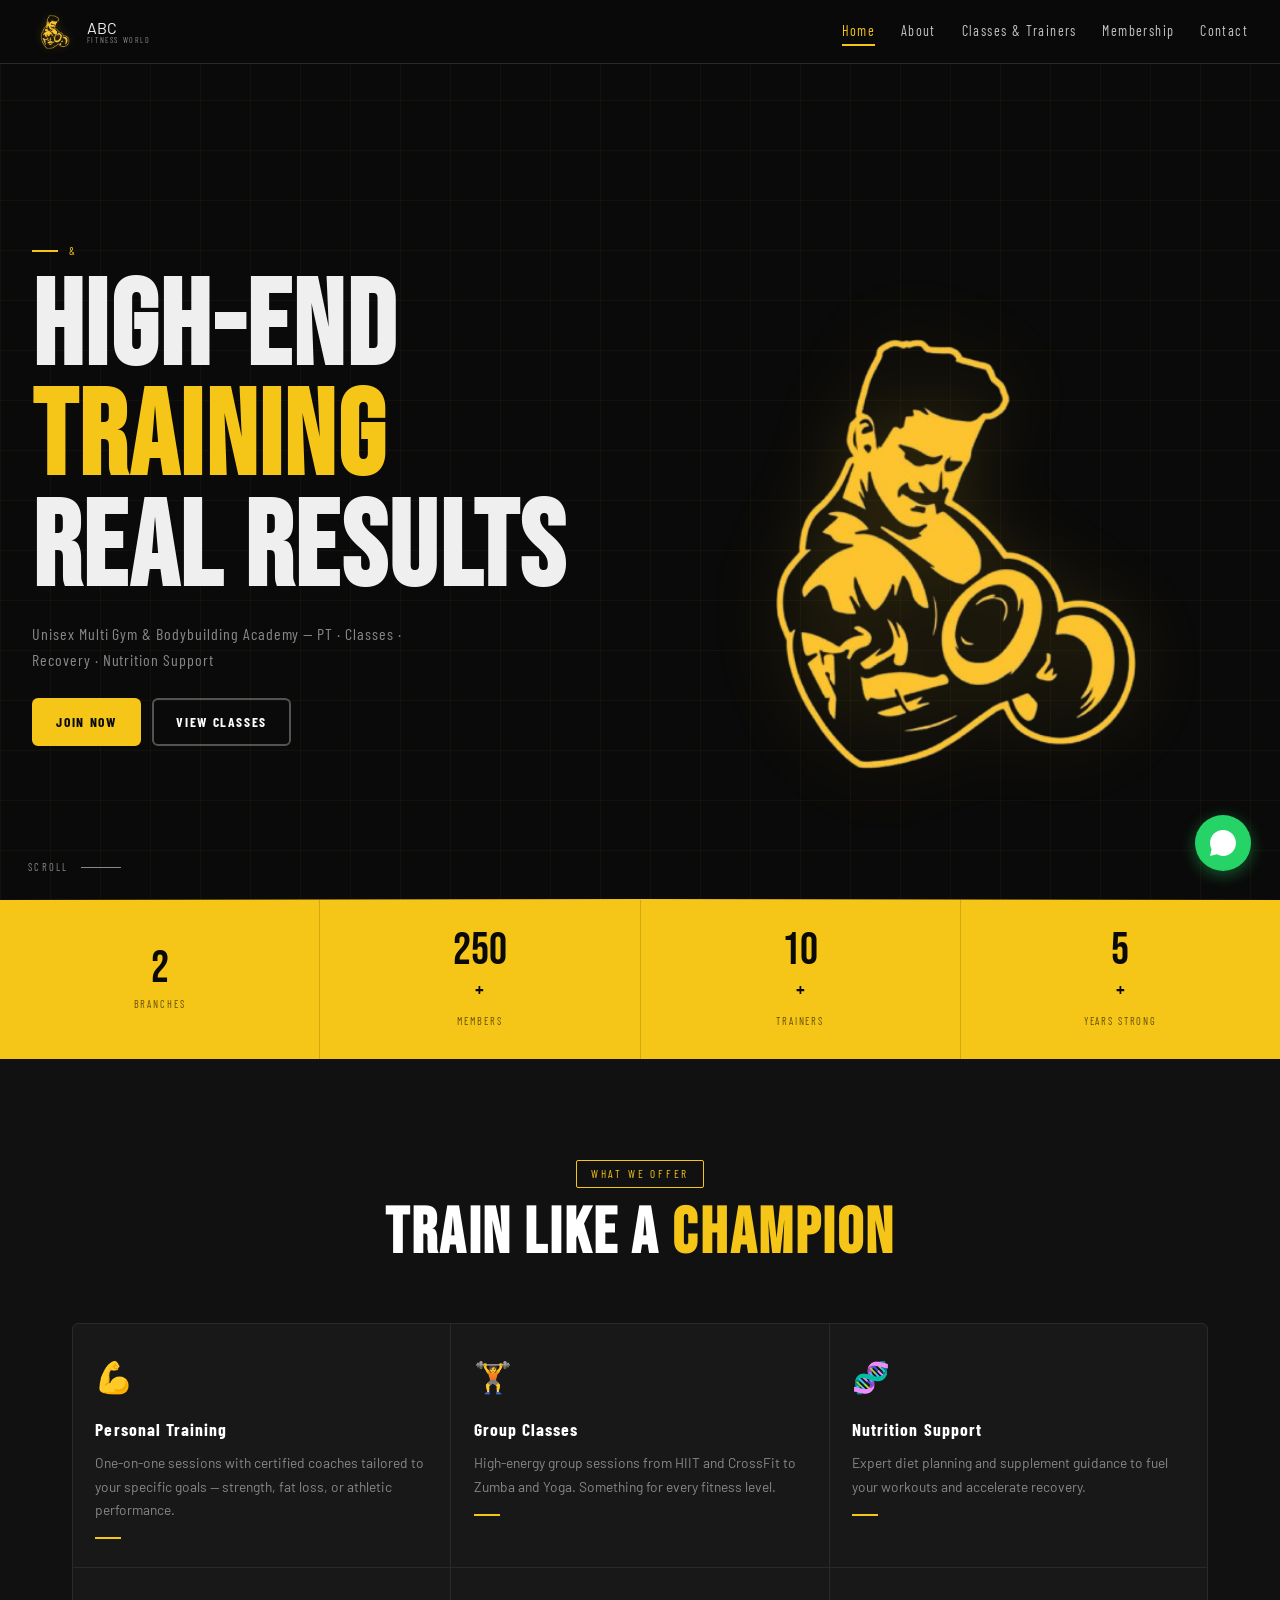
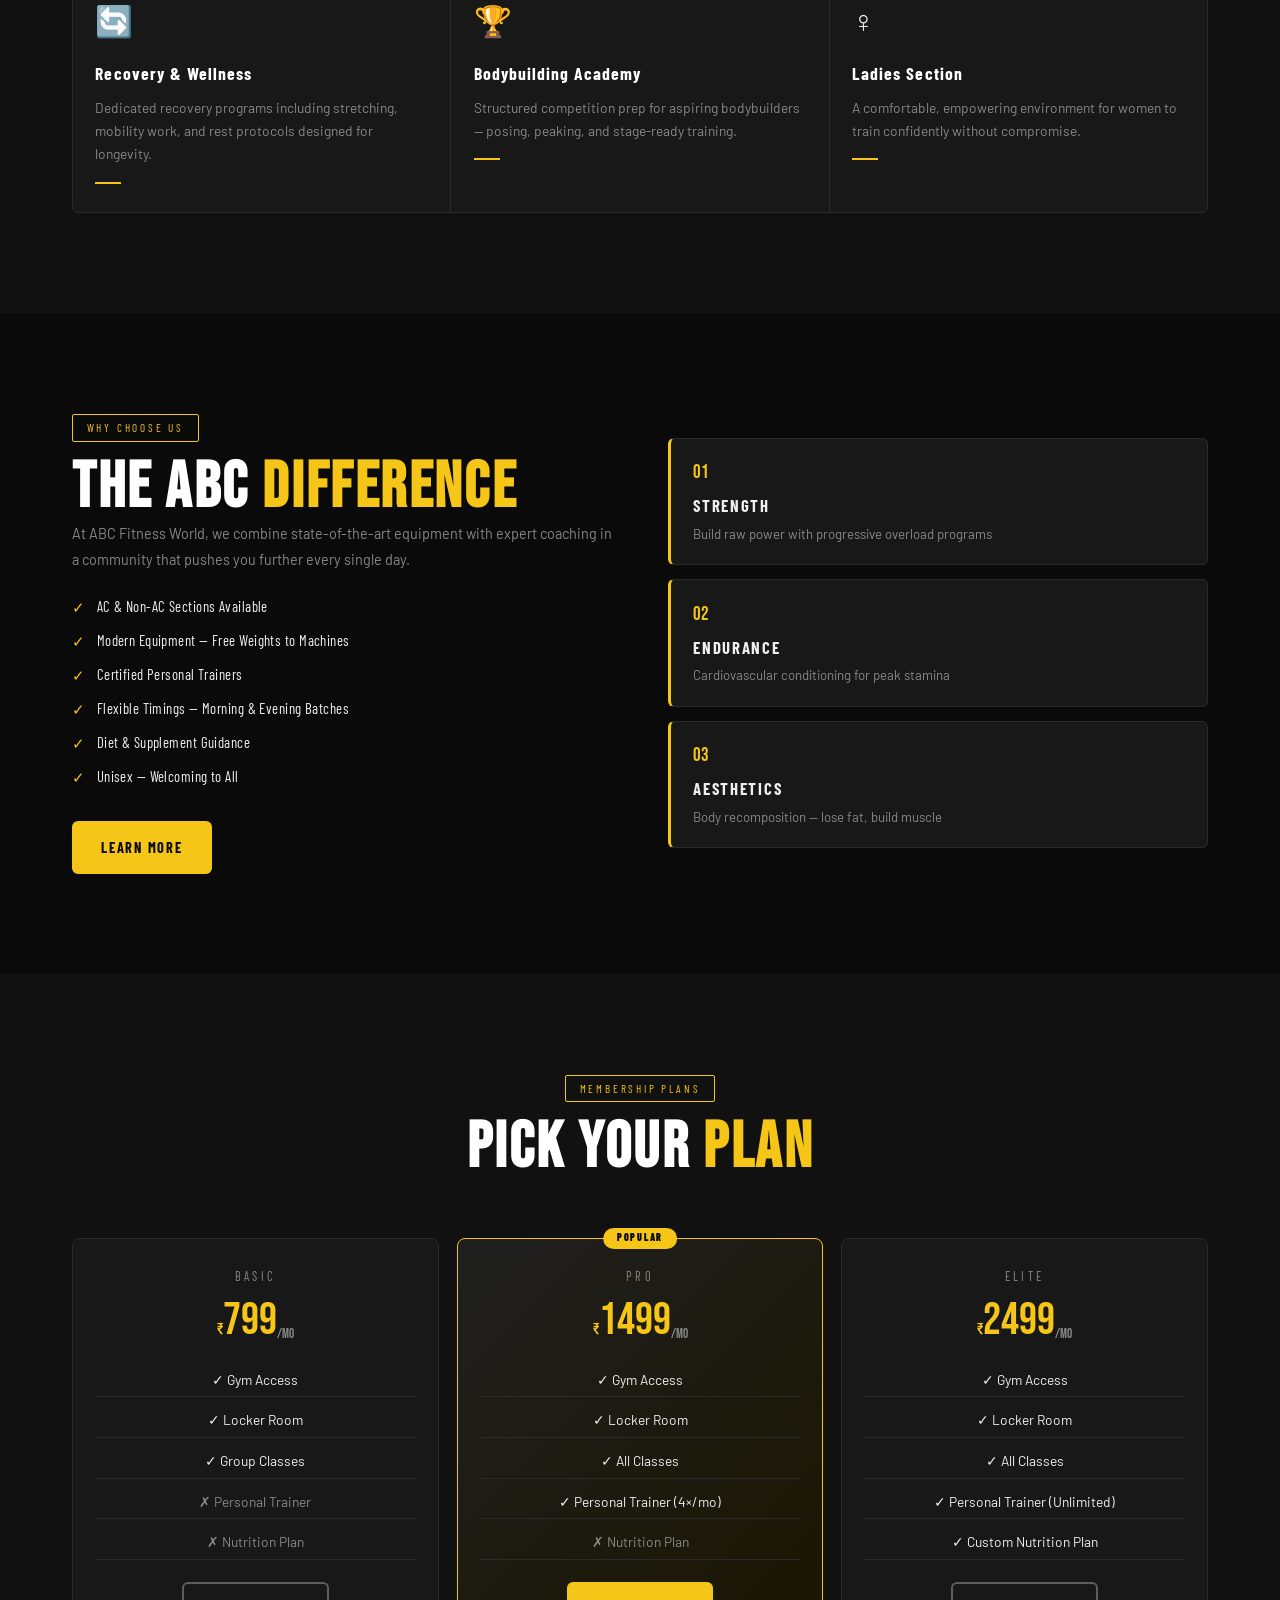
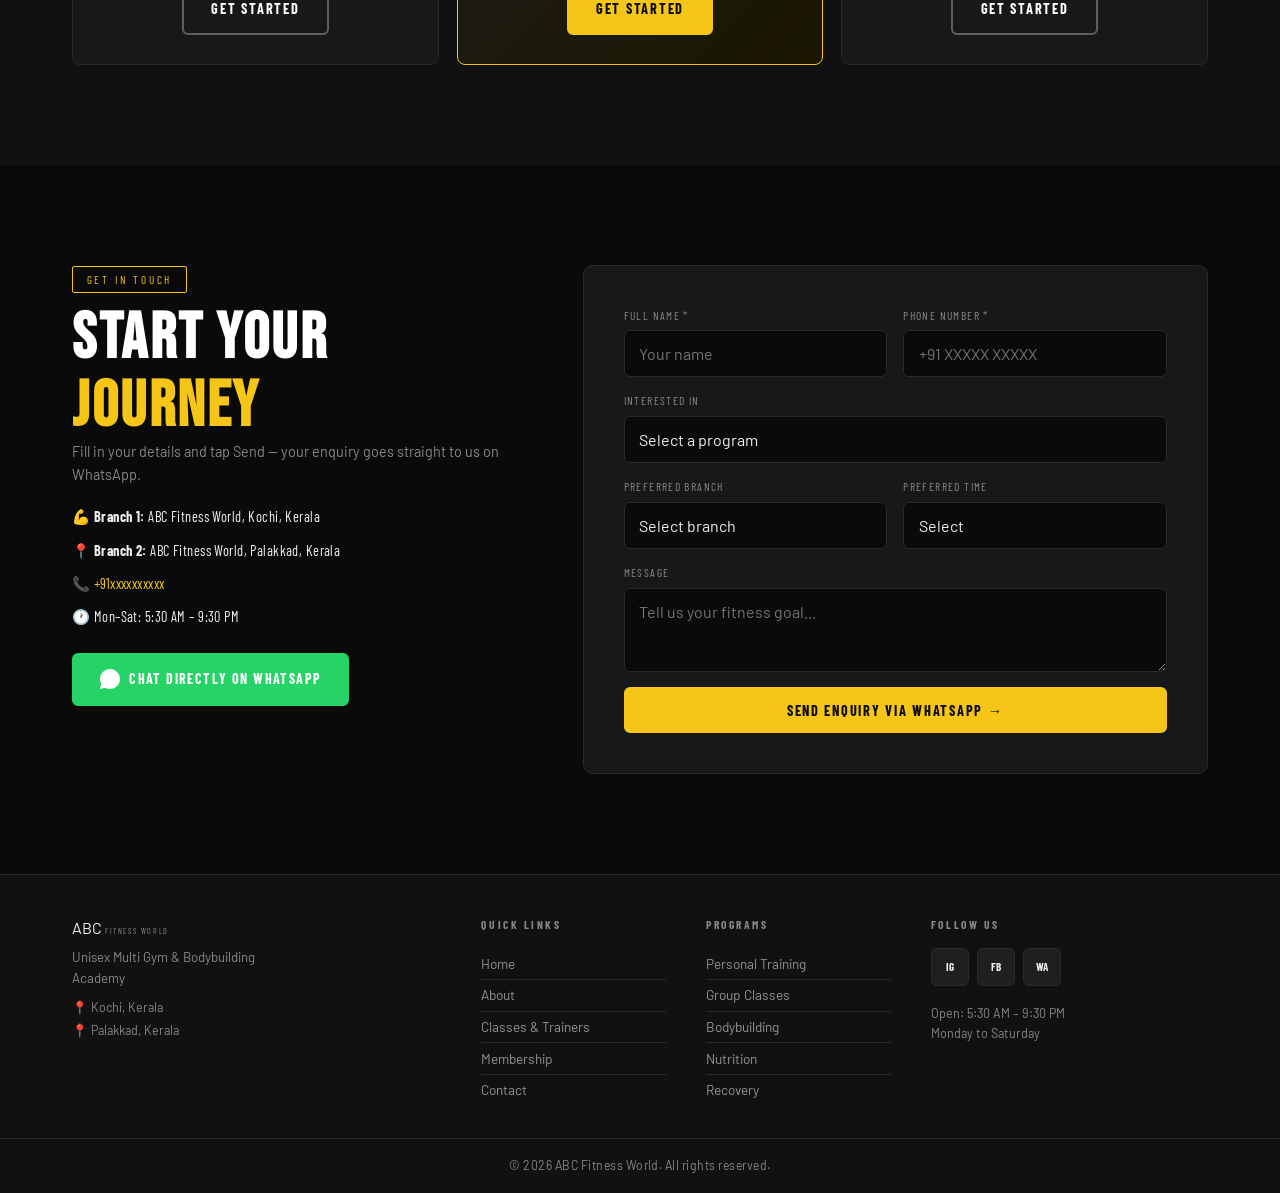
<file: index.html>
<!DOCTYPE html>
<html lang="en">
<head>
  <meta charset="UTF-8"/>
  <meta name="viewport" content="width=device-width, initial-scale=1.0"/>
  <title>ABC Fitness World – Kochi</title>
  <title>ABC Fitness World – Kochi</title>

<!-- ADD AFTER TITLE -->
<meta name="description" content="ABC Fitness World – Premier unisex gym and bodybuilding academy in Kochi and Palakkad, Kerala. Personal training, group classes, nutrition support and more."/>
<meta name="keywords" content="gym in Kochi, gym in Palakkad, ABC Fitness, bodybuilding academy Kerala, unisex gym Palakkad, personal trainer Kerala, weight loss gym Kerala, fitness centre Kochi"/>
<meta name="robots" content="index, follow"/>
<link rel="canonical" href="https://yourwebsite.com/index.html"/>

<!-- Open Graph (WhatsApp / Facebook preview) -->
<meta property="og:title" content="ABC Fitness World – Kochi & Palakkad"/>
<meta property="og:description" content="Kerala's premier unisex gym. Personal training, group classes, bodybuilding academy and nutrition support at 2 branches."/>
<meta property="og:image" content="https://yourwebsite.com/assets/images/logo-mascot.png"/>
<meta property="og:url" content="https://yourwebsite.com/index.html"/>
<meta property="og:type" content="website"/>
  <link rel="preconnect" href="https://fonts.googleapis.com">
  <link href="https://fonts.googleapis.com/css2?family=Bebas+Neue&family=Barlow:wght@300;400;500;600;700;900&family=Barlow+Condensed:wght@400;600;700;900&display=swap" rel="stylesheet">
  <link rel="stylesheet" href="css/style.css">

  <!-- Local Business Schema – paste before </head> on every page -->
<script type="application/ld+json">
{
  "@context": "https://schema.org",
  "@type": "SportsActivityLocation",
  "name": "ABC Fitness World",
  "description": "Unisex multi gym and bodybuilding academy with branches in Kochi and Palakkad, Kerala.",
  "url": "https://yourwebsite.com",
  "logo": "https://yourwebsite.com/assets/images/logo-mascot.png",
  "telephone": "+91xxxxxxxxxx",
  "openingHours": "Mo-Sa 05:30-21:30",
  "location": [
    {
      "@type": "Place",
      "name": "ABC Fitness World – Kochi",
      "address": {
        "@type": "PostalAddress",
        "streetAddress": "Kochi",
        "addressLocality": "Palakkad",
        "addressRegion": "Kerala",
        "addressCountry": "IN"
      }
    },
    {
      "@type": "Place",
      "name": "ABC Fitness World – Palakkad",
      "address": {
        "@type": "PostalAddress",
        "streetAddress": "Palakkad",
        "addressLocality": "Palakkad",
        "addressRegion": "Kerala",
        "addressCountry": "IN"
      }
    }
  ]
}
</script>
</head>
<body>

  <!-- NAVBAR -->
  <header id="navbar">
    <div class="nav-container">
      <a href="./" class="nav-logo">
        <img src="images/logo.png" alt="ABC Logo" class="nav-logo-img"/>
        <div class="nav-logo-text">
          <span class="logo-ABC">ABC</span>
          <span class="logo-sub">FITNESS WORLD</span>
        </div>
      </a>
      <nav class="nav-links" id="navLinks">
        <a href="./" class="active">Home</a>
        <a href="about/">About</a>
        <a href="classes-trainers/">Classes &amp; Trainers</a>
        <a href="membership/">Membership</a>
        <a href="#enquiry" onclick="closeNav()">Contact</a>
      </nav>
      <button class="hamburger" id="hamburger" onclick="toggleMenu()">
        <span></span><span></span><span></span>
      </button>
    </div>
  </header>

  <!-- HERO -->
  <section class="hero" id="home">
    <div class="hero-bg-grid"></div>
    <div class="hero-inner">
      <div class="hero-content">
        <div class="hero-eyebrow"> &amp; </div>
        <h1 class="hero-title">
          <span class="line-reveal" style="--d:0.1s">HIGH-END</span>
          <span class="line-reveal gold" style="--d:0.3s">TRAINING</span>
          <span class="line-reveal" style="--d:0.5s">REAL RESULTS</span>
        </h1>
        <p class="hero-sub line-reveal" style="--d:0.7s">
          Unisex Multi Gym &amp; Bodybuilding Academy — PT · Classes · Recovery · Nutrition Support
        </p>
        <div class="hero-cta line-reveal" style="--d:0.9s">
          <a href="membership/" class="btn-primary">JOIN NOW</a>
          <a href="classes-trainers/" class="btn-outline">VIEW CLASSES</a>
        </div>
      </div>
      <div class="hero-mascot">
        <img src="images/logo.png" alt="ABC Mascot"/>
      </div>
    </div>
    <div class="hero-scroll-hint">
      <span>SCROLL</span>
      <div class="scroll-line"></div>
    </div>
  </section>

  <!-- STATS -->
  <section class="stats-bar">
    <div class="stat-item">
      <span class="stat-number" data-target="2">0</span><span class="stat-plus"></span>
      <span class="stat-label">BRANCHES</span>
    </div>
    <div class="stat-divider"></div>
    <div class="stat-item">
      <span class="stat-number" data-target="500">0</span><span class="stat-plus">+</span>
      <span class="stat-label">MEMBERS</span>
    </div>
    <div class="stat-divider"></div>
    <div class="stat-item">
      <span class="stat-number" data-target="10">0</span><span class="stat-plus">+</span>
      <span class="stat-label">TRAINERS</span>
    </div>
    <div class="stat-divider"></div>
    <div class="stat-item">
      <span class="stat-number" data-target="5">0</span><span class="stat-plus">+</span>
      <span class="stat-label">YEARS STRONG</span>
    </div>
  </section>

  <!-- SERVICES -->
  <section class="section services" id="services">
    <div class="container">
      <div class="section-header">
        <span class="section-tag">WHAT WE OFFER</span>
        <h2 class="section-title">TRAIN LIKE A <span class="gold">CHAMPION</span></h2>
      </div>
      <div class="services-grid">
        <div class="service-card reveal">
          <div class="service-icon">💪</div>
          <h3>Personal Training</h3>
          <p>One-on-one sessions with certified coaches tailored to your specific goals — strength, fat loss, or athletic performance.</p>
          <div class="service-line"></div>
        </div>
        <div class="service-card reveal" style="--rd:0.1s">
          <div class="service-icon">🏋️</div>
          <h3>Group Classes</h3>
          <p>High-energy group sessions from HIIT and CrossFit to Zumba and Yoga. Something for every fitness level.</p>
          <div class="service-line"></div>
        </div>
        <div class="service-card reveal" style="--rd:0.2s">
          <div class="service-icon">🧬</div>
          <h3>Nutrition Support</h3>
          <p>Expert diet planning and supplement guidance to fuel your workouts and accelerate recovery.</p>
          <div class="service-line"></div>
        </div>
        <div class="service-card reveal" style="--rd:0.1s">
          <div class="service-icon">🔄</div>
          <h3>Recovery &amp; Wellness</h3>
          <p>Dedicated recovery programs including stretching, mobility work, and rest protocols designed for longevity.</p>
          <div class="service-line"></div>
        </div>
        <div class="service-card reveal" style="--rd:0.2s">
          <div class="service-icon">🏆</div>
          <h3>Bodybuilding Academy</h3>
          <p>Structured competition prep for aspiring bodybuilders — posing, peaking, and stage-ready training.</p>
          <div class="service-line"></div>
        </div>
        <div class="service-card reveal" style="--rd:0.3s">
          <div class="service-icon">♀️</div>
          <h3>Ladies Section</h3>
          <p>A comfortable, empowering environment for women to train confidently without compromise.</p>
          <div class="service-line"></div>
        </div>
      </div>
    </div>
  </section>

  <!-- WHY ABC -->
  <section class="section why-ABC">
    <div class="container why-grid">
      <div class="why-left reveal">
        <span class="section-tag">WHY CHOOSE US</span>
        <h2 class="section-title">THE ABC <span class="gold">DIFFERENCE</span></h2>
        <p class="why-desc">At ABC Fitness World, we combine state-of-the-art equipment with expert coaching in a community that pushes you further every single day.</p>
        <ul class="why-list">
          <li><span class="check">✓</span> AC &amp; Non-AC Sections Available</li>
          <li><span class="check">✓</span> Modern Equipment — Free Weights to Machines</li>
          <li><span class="check">✓</span> Certified Personal Trainers</li>
          <li><span class="check">✓</span> Flexible Timings — Morning &amp; Evening Batches</li>
          <li><span class="check">✓</span> Diet &amp; Supplement Guidance</li>
          <li><span class="check">✓</span> Unisex — Welcoming to All</li>
        </ul>
        <a href="about/" class="btn-primary" style="margin-top:2rem;display:inline-block;">LEARN MORE</a>
      </div>
      <div class="why-right reveal" style="--rd:0.2s">
        <div class="why-visual">
          <div class="why-card-big">
            <div class="wc-number gold">01</div>
            <h4>STRENGTH</h4>
            <p>Build raw power with progressive overload programs</p>
          </div>
          <div class="why-card-big">
            <div class="wc-number gold">02</div>
            <h4>ENDURANCE</h4>
            <p>Cardiovascular conditioning for peak stamina</p>
          </div>
          <div class="why-card-big">
            <div class="wc-number gold">03</div>
            <h4>AESTHETICS</h4>
            <p>Body recomposition — lose fat, build muscle</p>
          </div>
        </div>
      </div>
    </div>
  </section>

  <!-- MEMBERSHIP PREVIEW -->
  <section class="section membership-preview">
    <div class="container">
      <div class="section-header">
        <span class="section-tag">MEMBERSHIP PLANS</span>
        <h2 class="section-title">PICK YOUR <span class="gold">PLAN</span></h2>
      </div>
      <div class="plans-grid">
        <div class="plan-card reveal">
          <div class="plan-label">BASIC</div>
          <div class="plan-price">₹<span>799</span><sub>/mo</sub></div>
          <ul class="plan-features">
            <li>✓ Gym Access</li>
            <li>✓ Locker Room</li>
            <li>✓ Group Classes</li>
            <li class="dim">✗ Personal Trainer</li>
            <li class="dim">✗ Nutrition Plan</li>
          </ul>
          <a href="membership/" class="btn-outline">GET STARTED</a>
        </div>
        <div class="plan-card featured reveal" style="--rd:0.1s">
          <div class="plan-badge">POPULAR</div>
          <div class="plan-label">PRO</div>
          <div class="plan-price">₹<span>1499</span><sub>/mo</sub></div>
          <ul class="plan-features">
            <li>✓ Gym Access</li>
            <li>✓ Locker Room</li>
            <li>✓ All Classes</li>
            <li>✓ Personal Trainer (4×/mo)</li>
            <li class="dim">✗ Nutrition Plan</li>
          </ul>
          <a href="membership/" class="btn-primary">GET STARTED</a>
        </div>
        <div class="plan-card reveal" style="--rd:0.2s">
          <div class="plan-label">ELITE</div>
          <div class="plan-price">₹<span>2499</span><sub>/mo</sub></div>
          <ul class="plan-features">
            <li>✓ Gym Access</li>
            <li>✓ Locker Room</li>
            <li>✓ All Classes</li>
            <li>✓ Personal Trainer (Unlimited)</li>
            <li>✓ Custom Nutrition Plan</li>
          </ul>
          <a href="membership/" class="btn-outline">GET STARTED</a>
        </div>
      </div>
    </div>
  </section>

  <!-- CONTACT / ENQUIRY FORM -->
  <section class="section enquiry-section" id="enquiry">
    <div class="container enquiry-grid">
      <div class="enq-left reveal">
        <span class="section-tag">GET IN TOUCH</span>
        <h2 class="section-title">START YOUR <span class="gold">JOURNEY</span></h2>
        <p>Fill in your details and tap Send — your enquiry goes straight to us on WhatsApp.</p>
        <div class="contact-info">
          <div class="ci-item">💪 <strong>Branch 1:</strong> ABC Fitness World, Kochi, Kerala</div>
          <div class="ci-item">📍 <strong>Branch 2:</strong> ABC Fitness World, Palakkad, Kerala</div>
          <div class="ci-item">📞 <a href="tel:+91xxxxxxxxxx" style="color:var(--gold)">+91xxxxxxxxxx</a></div>
          <div class="ci-item">🕐 Mon–Sat: 5:30 AM – 9:30 PM</div>
        </div>
        <a href="https://wa.me/+91xxxxxxxxxx" target="_blank" class="btn-wa-direct">
          <svg xmlns="http://www.w3.org/2000/svg" width="20" height="20" viewBox="0 0 32 32" fill="currentColor"><path d="M16 0C7.163 0 0 7.163 0 16c0 2.825.738 5.476 2.031 7.775L0 32l8.418-2.007A15.934 15.934 0 0016 32c8.837 0 16-7.163 16-16S24.837 0 16 0zm7.273 22.088c-.397-.199-2.352-1.16-2.717-1.292-.365-.132-.63-.199-.896.199-.266.398-1.029 1.293-1.261 1.558-.232.266-.464.299-.862.1-.397-.2-1.679-.619-3.198-1.973-1.182-1.053-1.98-2.352-2.212-2.75-.232-.397-.025-.612.174-.81.179-.178.398-.464.597-.697.199-.232.265-.398.397-.663.133-.266.066-.498-.033-.697-.1-.199-.896-2.16-1.228-2.957-.323-.776-.65-.671-.896-.683l-.763-.013c-.266 0-.697.1-1.062.498-.365.398-1.394 1.36-1.394 3.317 0 1.957 1.427 3.848 1.626 4.114.2.265 2.808 4.287 6.803 6.014.951.411 1.693.656 2.272.84.954.303 1.823.26 2.51.158.765-.114 2.352-.961 2.684-1.889.332-.928.332-1.724.232-1.889-.099-.166-.365-.265-.763-.464z"/></svg>
          CHAT DIRECTLY ON WHATSAPP
        </a>
      </div>

      <div class="enq-right reveal" style="--rd:0.15s">
        <form class="enquiry-form" id="enquiryForm" onsubmit="sendToWhatsApp(event)">
          <div class="form-row">
            <div class="form-group">
              <label>Full Name *</label>
              <input type="text" id="enqName" placeholder="Your name" required/>
            </div>
            <div class="form-group">
              <label>Phone Number *</label>
              <input type="tel" id="enqPhone" placeholder="+91 XXXXX XXXXX" required/>
            </div>
          </div>
          <div class="form-group">
            <label>Interested In</label>
            <select id="enqInterest">
              <option value="">Select a program</option>
              <option>Personal Training</option>
              <option>Group Classes</option>
              <option>Bodybuilding</option>
              <option>Weight Loss</option>
              <option>Nutrition Support</option>
              <option>General Membership</option>
            </select>
          </div>
          <div class="form-row">
            <div class="form-group">
              <label>Preferred Branch</label>
              <select id="enqBranch">
                <option value="">Select branch</option>
                <option>Kochi</option>
                <option>Palakkad</option>
                <option>Any Branch</option>
              </select>
            </div>
            <div class="form-group">
              <label>Preferred Time</label>
              <select id="enqTime">
                <option value="">Select</option>
                <option>Morning (5:30–9 AM)</option>
                <option>Evening (4–9:30 PM)</option>
                <option>Any Time</option>
              </select>
            </div>
          </div>
          <div class="form-group">
            <label>Message</label>
            <textarea id="enqMessage" rows="3" placeholder="Tell us your fitness goal..."></textarea>
          </div>
          <button type="submit" class="btn-primary full-width">
            SEND ENQUIRY VIA WHATSAPP →
          </button>
        </form>
      </div>
    </div>
  </section>

  <!-- FOOTER -->
  <footer class="footer">
    <div class="footer-inner container">
      <div class="footer-brand">
        <span class="logo-ABC">ABC</span>
        <span class="logo-sub">FITNESS WORLD</span>
        <p>Unisex Multi Gym &amp; Bodybuilding Academy</p>
        <div class="footer-locations">
          <div>📍 Kochi, Kerala</div>
          <div>📍 Palakkad, Kerala</div>
        </div>
      </div>
      <div class="footer-links">
        <h4>QUICK LINKS</h4>
        <a href="./">Home</a>
        <a href="about/">About</a>
        <a href="classes-trainers/">Classes &amp; Trainers</a>
        <a href="membership/">Membership</a>
        <a href="#enquiry">Contact</a>
      </div>
      <div class="footer-links">
        <h4>PROGRAMS</h4>
        <a href="classes-trainers/">Personal Training</a>
        <a href="classes-trainers/">Group Classes</a>
        <a href="classes-trainers/">Bodybuilding</a>
        <a href="classes-trainers/">Nutrition</a>
        <a href="classes-trainers/">Recovery</a>
      </div>
      <div class="footer-social">
        <h4>FOLLOW US</h4>
        <div class="social-icons">
          <a href="#" class="soc-btn">IG</a>
          <a href="#" class="soc-btn">FB</a>
          <a href="https://wa.me/+91xxxxxxxxxx" target="_blank" class="soc-btn wa">WA</a>
        </div>
        <p class="footer-timing">Open: 5:30 AM – 9:30 PM<br>Monday to Saturday</p>
      </div>
    </div>
    <div class="footer-bottom">
      © 2026 ABC Fitness World. All rights reserved.
    </div>
  </footer>

  <!-- WhatsApp Float -->
  <a href="https://wa.me/+91xxxxxxxxxx" class="whatsapp-float" target="_blank" title="Chat on WhatsApp">
    <svg xmlns="http://www.w3.org/2000/svg" viewBox="0 0 32 32" fill="white" width="26" height="26">
      <path d="M16 0C7.163 0 0 7.163 0 16c0 2.825.738 5.476 2.031 7.775L0 32l8.418-2.007A15.934 15.934 0 0016 32c8.837 0 16-7.163 16-16S24.837 0 16 0zm7.273 22.088c-.397-.199-2.352-1.16-2.717-1.292-.365-.132-.63-.199-.896.199-.266.398-1.029 1.293-1.261 1.558-.232.266-.464.299-.862.1-.397-.2-1.679-.619-3.198-1.973-1.182-1.053-1.98-2.352-2.212-2.75-.232-.397-.025-.612.174-.81.179-.178.398-.464.597-.697.199-.232.265-.398.397-.663.133-.266.066-.498-.033-.697-.1-.199-.896-2.16-1.228-2.957-.323-.776-.65-.671-.896-.683l-.763-.013c-.266 0-.697.1-1.062.498-.365.398-1.394 1.36-1.394 3.317 0 1.957 1.427 3.848 1.626 4.114.2.265 2.808 4.287 6.803 6.014.951.411 1.693.656 2.272.84.954.303 1.823.26 2.51.158.765-.114 2.352-.961 2.684-1.889.332-.928.332-1.724.232-1.889-.099-.166-.365-.265-.763-.464z"/>
    </svg>
  </a>

  <script src="js/main.js"></script>
</body>
</html>
</file>
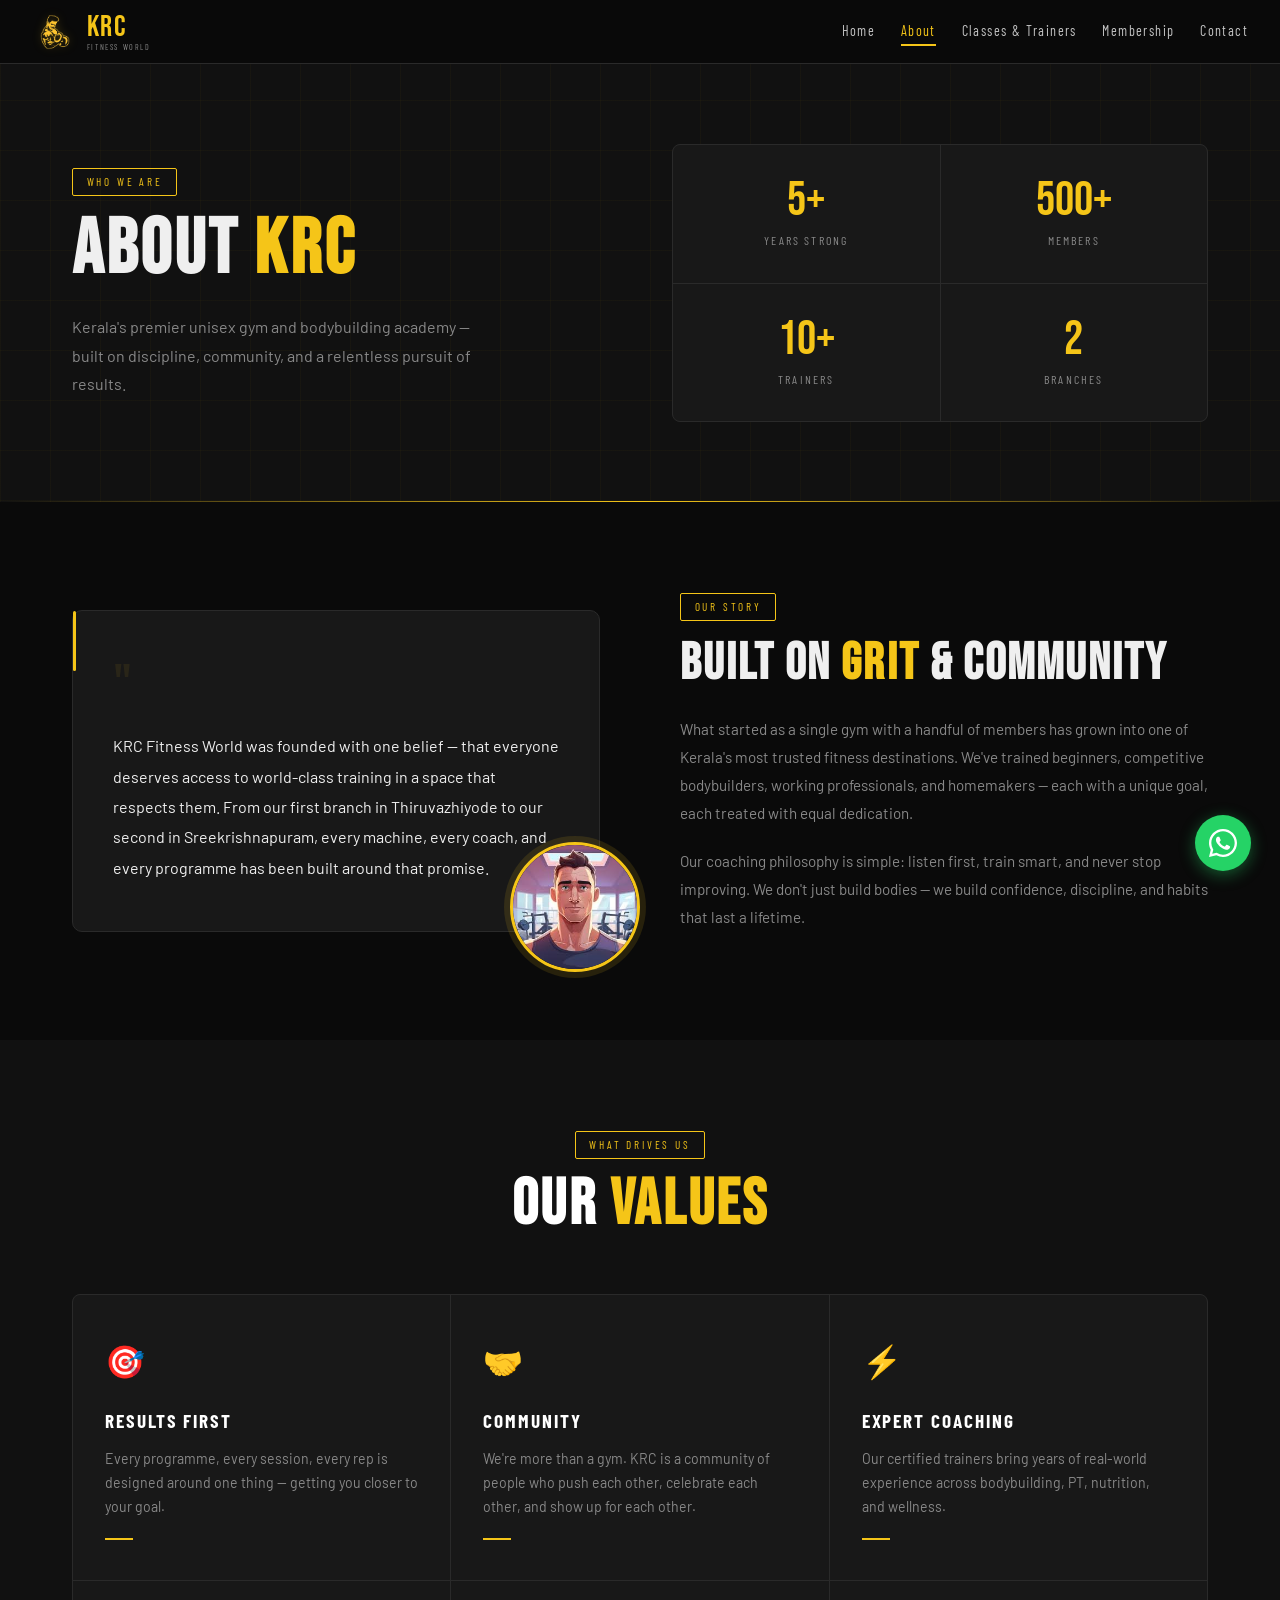
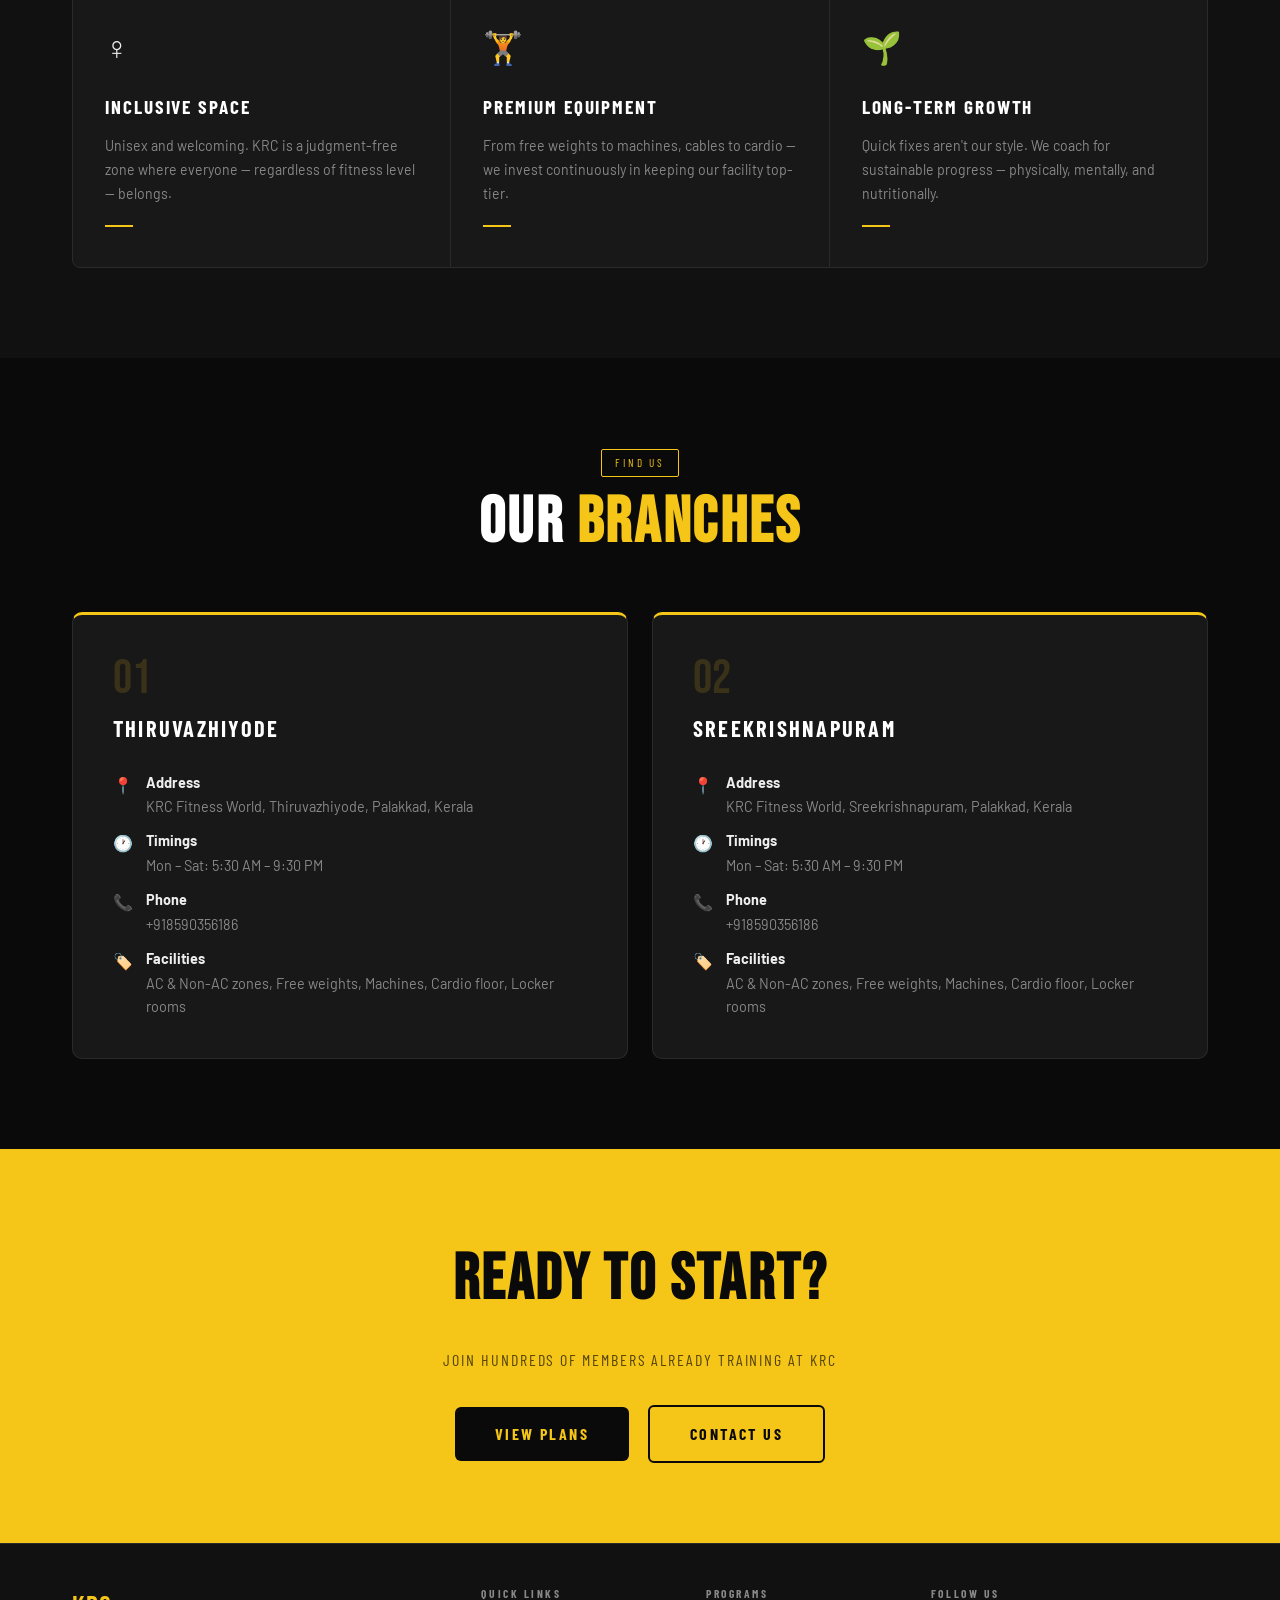
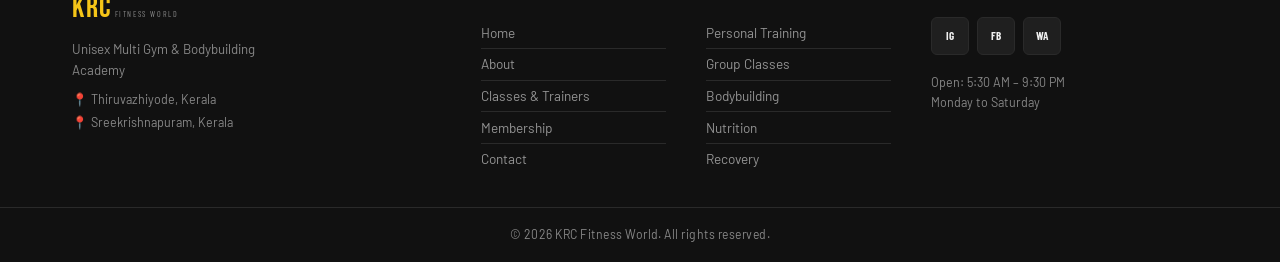
<file: about/index.html>
<!DOCTYPE html>
<html lang="en">
<head>
  <meta charset="UTF-8"/>
  <meta name="viewport" content="width=device-width, initial-scale=1.0"/>
  <title>About — KRC Fitness World</title>
  <title>About – KRC Fitness World</title>

<!-- ADD AFTER TITLE -->
<meta name="description" content="Learn about KRC Fitness World – Kerala's trusted gym with 2 branches in Thiruvazhiyode and Sreekrishnapuram. 500+ members, 10+ certified trainers, 5+ years strong."/>
<meta name="keywords" content="about KRC Fitness, gym history Kerala, best gym Thiruvazhiyode, certified trainers Palakkad, KRC Fitness World branches, unisex gym Kerala"/>
<meta name="robots" content="index, follow"/>
<link rel="canonical" href="https://yourwebsite.com/about.html"/>

<meta property="og:title" content="About KRC Fitness World – Kerala's Premier Gym"/>
<meta property="og:description" content="500+ members, 2 branches, 10+ certified trainers. Discover the story behind KRC Fitness World."/>
<meta property="og:image" content="https://yourwebsite.com/assets/images/logo-mascot.png"/>
<meta property="og:url" content="https://yourwebsite.com/about.html"/>
<meta property="og:type" content="website"/>
  <link rel="preconnect" href="https://fonts.googleapis.com">
  <link href="https://fonts.googleapis.com/css2?family=Bebas+Neue&family=Barlow:wght@300;400;500;600;700&family=Barlow+Condensed:wght@400;600;700;900&display=swap" rel="stylesheet">
  <link rel="stylesheet" href="../css/style.css">
  <style>
    /* ── PAGE HERO ── */
    .page-hero {
      padding: calc(var(--nav-h) + 5rem) 0 5rem;
      background: var(--dark);
      position: relative;
      overflow: hidden;
    }
    .page-hero-grid {
      position: absolute; inset: 0; pointer-events: none;
      background-image:
        linear-gradient(rgba(245,197,24,0.03) 1px, transparent 1px),
        linear-gradient(90deg, rgba(245,197,24,0.03) 1px, transparent 1px);
      background-size: 50px 50px;
    }
    .page-hero::after {
      content: ''; position: absolute; bottom: 0; left: 0; right: 0;
      height: 1px;
      background: linear-gradient(90deg, transparent, var(--gold), transparent);
    }
    .page-hero-inner {
      position: relative; z-index: 1;
      display: grid;
      grid-template-columns: 1fr 1fr;
      align-items: center;
      gap: 4rem;
      max-width: 1200px;
      margin: 0 auto;
      padding: 0 2rem;
    }
    .ph-left .section-tag { margin-bottom: 1rem; }
    .ph-left h1 {
      font-family: var(--font-head);
      font-size: clamp(3rem, 6vw, 5.5rem);
      line-height: 1;
      letter-spacing: 0.04em;
      margin-bottom: 1.5rem;
    }
    .ph-left p {
      font-size: 1rem;
      color: var(--muted);
      line-height: 1.8;
      max-width: 420px;
    }
    .ph-right {
      display: grid;
      grid-template-columns: 1fr 1fr;
      gap: 1px;
      background: var(--border);
      border: 1px solid var(--border);
      border-radius: 8px;
      overflow: hidden;
    }
    .ph-stat {
      background: var(--card);
      padding: 2rem 1.5rem;
      text-align: center;
    }
    .ph-stat .num {
      font-family: var(--font-head);
      font-size: 3rem;
      color: var(--gold);
      line-height: 1;
    }
    .ph-stat .lbl {
      font-family: var(--font-cond);
      font-size: 0.75rem;
      letter-spacing: 0.18em;
      color: var(--muted);
      margin-top: 0.4rem;
    }

    /* ── STORY ── */
    .story-section {
      padding: 90px 0;
      background: var(--black);
    }
    .story-grid {
      display: grid;
      grid-template-columns: 1fr 1fr;
      gap: 5rem;
      align-items: center;
      max-width: 1200px;
      margin: 0 auto;
      padding: 0 2rem;
    }
    .story-visual {
      position: relative;
    }
    .story-box {
      background: var(--card);
      border: 1px solid var(--border);
      border-radius: 10px;
      padding: 3rem 2.5rem;
      position: relative;
    }
    .story-box::before {
      content: '';
      position: absolute;
      top: 0; left: 0;
      width: 3px; height: 60px;
      background: var(--gold);
      border-radius: 2px;
    }
    .story-quote {
      font-family: var(--font-head);
      font-size: 3.5rem;
      color: rgba(245,197,24,0.08);
      line-height: 1;
      margin-bottom: 1rem;
    }
    .story-box p {
      font-size: 1rem;
      color: var(--text);
      line-height: 1.9;
    }
    .story-accent {
  position: absolute;
  bottom: -40px;
  right: -40px;
  width: 130px;
  height: 130px;
  border-radius: 50%;
  overflow: hidden;
  border: 3px solid var(--gold);
  box-shadow: 0 0 0 6px rgba(245, 197, 24, 0.12);
}

.story-accent img {
  width: 100%;
  height: 100%;
  object-fit: cover;
  object-position: top center;
  display: block;
}
    .story-right .section-tag { margin-bottom: 1rem; }
    .story-right h2 {
      font-family: var(--font-head);
      font-size: clamp(2rem, 4vw, 3.5rem);
      line-height: 1.05;
      letter-spacing: 0.04em;
      margin-bottom: 1.5rem;
    }
    .story-right p {
      color: var(--muted);
      font-size: 0.95rem;
      line-height: 1.85;
      margin-bottom: 1.2rem;
    }

    /* ── VALUES ── */
    .values-section {
      padding: 90px 0;
      background: var(--dark);
    }
    .values-grid {
      display: grid;
      grid-template-columns: repeat(3, 1fr);
      gap: 1px;
      background: var(--border);
      border: 1px solid var(--border);
      border-radius: 8px;
      overflow: hidden;
      margin-top: 3.5rem;
    }
    .value-card {
      background: var(--card);
      padding: 2.5rem 2rem;
      transition: background 0.2s;
    }
    .value-card:hover { background: var(--card2); }
    .value-icon {
      font-size: 2rem;
      margin-bottom: 1.2rem;
    }
    .value-card h3 {
      font-family: var(--font-cond);
      font-size: 1.2rem;
      letter-spacing: 0.1em;
      color: var(--white);
      margin-bottom: 0.7rem;
    }
    .value-card p {
      font-size: 0.88rem;
      color: var(--muted);
      line-height: 1.7;
    }
    .value-line {
      width: 28px; height: 2px;
      background: var(--gold);
      margin-top: 1.2rem;
      transition: width 0.3s;
    }
    .value-card:hover .value-line { width: 55px; }

    /* ── BRANCHES ── */
    .branches-section {
      padding: 90px 0;
      background: var(--black);
    }
    .branches-grid {
      display: grid;
      grid-template-columns: 1fr 1fr;
      gap: 1.5rem;
      margin-top: 3.5rem;
    }
    .branch-card {
      background: var(--card);
      border: 1px solid var(--border);
      border-radius: 10px;
      padding: 2.5rem;
      border-top: 3px solid var(--gold);
      transition: transform 0.3s;
    }
    .branch-card:hover { transform: translateY(-4px); }
    .branch-num {
      font-family: var(--font-head);
      font-size: 3rem;
      color: rgba(245,197,24,0.15);
      line-height: 1;
      margin-bottom: 0.5rem;
    }
    .branch-card h3 {
      font-family: var(--font-cond);
      font-size: 1.4rem;
      letter-spacing: 0.1em;
      color: var(--white);
      margin-bottom: 1.5rem;
    }
    .branch-info { display: flex; flex-direction: column; gap: 0.7rem; }
    .bi-row {
      display: flex;
      align-items: flex-start;
      gap: 0.8rem;
      font-size: 0.9rem;
      color: var(--muted);
    }
    .bi-row .bi-icon { flex-shrink: 0; font-size: 1rem; margin-top: 1px; }
    .bi-row b { color: var(--text); display: block; margin-bottom: 0.1rem; }

    /* ── CTA ── */
    .about-cta {
      padding: 80px 0;
      background: var(--gold);
      text-align: center;
    }
    .about-cta h2 {
      font-family: var(--font-head);
      font-size: clamp(2.5rem, 5vw, 4.5rem);
      color: var(--black);
      letter-spacing: 0.04em;
      margin-bottom: 1rem;
    }
    .about-cta p {
      font-family: var(--font-cond);
      font-size: 1rem;
      letter-spacing: 0.12em;
      color: rgba(0,0,0,0.65);
      margin-bottom: 2rem;
    }
    .btn-dark {
      display: inline-block;
      background: var(--black);
      color: var(--gold);
      font-family: var(--font-cond);
      font-weight: 700;
      font-size: 1rem;
      letter-spacing: 0.15em;
      padding: 0.9rem 2.5rem;
      border-radius: 6px;
      transition: background 0.2s;
      margin: 0 0.5rem;
    }
    .btn-dark:hover { background: #1a1a1a; }
    .btn-dark-outline {
      display: inline-block;
      background: transparent;
      color: var(--black);
      font-family: var(--font-cond);
      font-weight: 700;
      font-size: 1rem;
      letter-spacing: 0.15em;
      padding: 0.9rem 2.5rem;
      border: 2px solid var(--black);
      border-radius: 6px;
      transition: all 0.2s;
      margin: 0 0.5rem;
    }
    .btn-dark-outline:hover { background: var(--black); color: var(--gold); }

    /* ── RESPONSIVE ── */
    @media (max-width: 768px) {
      .page-hero-inner { grid-template-columns: 1fr; gap: 2.5rem; }
      .ph-left p { max-width: 100%; }
      .story-grid { grid-template-columns: 1fr; gap: 2.5rem; }
      .values-grid { grid-template-columns: 1fr; }
      .branches-grid { grid-template-columns: 1fr; }
      .about-cta .btn-dark, .about-cta .btn-dark-outline { display: block; margin: 0.5rem auto; max-width: 240px; }
    }
  </style>
  
  <!-- Local Business Schema – paste before </head> on every page -->
<script type="application/ld+json">
{
  "@context": "https://schema.org",
  "@type": "SportsActivityLocation",
  "name": "KRC Fitness World",
  "description": "Unisex multi gym and bodybuilding academy with branches in Thiruvazhiyode and Sreekrishnapuram, Kerala.",
  "url": "https://yourwebsite.com",
  "logo": "https://yourwebsite.com/assets/images/logo-mascot.png",
  "telephone": "+918590356186",
  "openingHours": "Mo-Sa 05:30-21:30",
  "location": [
    {
      "@type": "Place",
      "name": "KRC Fitness World – Thiruvazhiyode",
      "address": {
        "@type": "PostalAddress",
        "streetAddress": "Thiruvazhiyode",
        "addressLocality": "Palakkad",
        "addressRegion": "Kerala",
        "addressCountry": "IN"
      }
    },
    {
      "@type": "Place",
      "name": "KRC Fitness World – Sreekrishnapuram",
      "address": {
        "@type": "PostalAddress",
        "streetAddress": "Sreekrishnapuram",
        "addressLocality": "Palakkad",
        "addressRegion": "Kerala",
        "addressCountry": "IN"
      }
    }
  ]
}
</script>
</head>
<body>

  <!-- NAVBAR -->
  <header id="navbar">
    <div class="nav-container">
      <a href="../" class="nav-logo">
        <img src="../images/logo.png" alt="KRC Logo" class="nav-logo-img"/>
        <div class="nav-logo-text">
          <span class="logo-krc">KRC</span>
          <span class="logo-sub">FITNESS WORLD</span>
        </div>
      </a>
      <nav class="nav-links" id="navLinks">
        <a href="../">Home</a>
        <a href="../about/" class="active">About</a>
        <a href="../classes-trainers/">Classes & Trainers</a>
        <a href="../membership/">Membership</a>
        <a href="../#enquiry">Contact</a>
      </nav>
      <button class="hamburger" id="hamburger" onclick="toggleMenu()"><span></span><span></span><span></span></button>
    </div>
  </header>

  <!-- PAGE HERO -->
  <div class="page-hero">
    <div class="page-hero-grid"></div>
    <div class="page-hero-inner">
      <div class="ph-left reveal">
        <span class="section-tag">WHO WE ARE</span>
        <h1>ABOUT <span class="gold">KRC</span></h1>
        <p>Kerala's premier unisex gym and bodybuilding academy — built on discipline, community, and a relentless pursuit of results.</p>
      </div>
      <div class="ph-right reveal" style="--rd:0.15s">
        <div class="ph-stat"><div class="num">5+</div><div class="lbl">YEARS STRONG</div></div>
        <div class="ph-stat"><div class="num">500+</div><div class="lbl">MEMBERS</div></div>
        <div class="ph-stat"><div class="num">10+</div><div class="lbl">TRAINERS</div></div>
        <div class="ph-stat"><div class="num">2</div><div class="lbl">BRANCHES</div></div>
      </div>
    </div>
  </div>

  <!-- STORY -->
<section class="story-section">
  <div class="story-grid">
    <div class="story-visual reveal">
      <div class="story-box">
        <div class="story-quote">"</div>
        <p>KRC Fitness World was founded with one belief — that everyone deserves access to world-class training in a space that respects them. From our first branch in Thiruvazhiyode to our second in Sreekrishnapuram, every machine, every coach, and every programme has been built around that promise.</p>
      </div>
      <div class="story-accent">
        <img src="../images/images.jpg" alt="Founder – KRC Fitness World"/>
      </div>
    </div>
    <div class="story-right reveal" style="--rd:0.15s">
      <span class="section-tag">OUR STORY</span>
      <h2>BUILT ON <span class="gold">GRIT</span> &amp; COMMUNITY</h2>
      <p>What started as a single gym with a handful of members has grown into one of Kerala's most trusted fitness destinations. We've trained beginners, competitive bodybuilders, working professionals, and homemakers — each with a unique goal, each treated with equal dedication.</p>
      <p>Our coaching philosophy is simple: listen first, train smart, and never stop improving. We don't just build bodies — we build confidence, discipline, and habits that last a lifetime.</p>
    </div>
  </div>
</section>

  <!-- VALUES -->
  <section class="values-section">
    <div class="container">
      <div class="section-header">
        <span class="section-tag">WHAT DRIVES US</span>
        <h2 class="section-title">OUR <span class="gold">VALUES</span></h2>
      </div>
      <div class="values-grid">
        <div class="value-card reveal">
          <div class="value-icon">🎯</div>
          <h3>RESULTS FIRST</h3>
          <p>Every programme, every session, every rep is designed around one thing — getting you closer to your goal.</p>
          <div class="value-line"></div>
        </div>
        <div class="value-card reveal" style="--rd:0.1s">
          <div class="value-icon">🤝</div>
          <h3>COMMUNITY</h3>
          <p>We're more than a gym. KRC is a community of people who push each other, celebrate each other, and show up for each other.</p>
          <div class="value-line"></div>
        </div>
        <div class="value-card reveal" style="--rd:0.2s">
          <div class="value-icon">⚡</div>
          <h3>EXPERT COACHING</h3>
          <p>Our certified trainers bring years of real-world experience across bodybuilding, PT, nutrition, and wellness.</p>
          <div class="value-line"></div>
        </div>
        <div class="value-card reveal" style="--rd:0.1s">
          <div class="value-icon">♀️</div>
          <h3>INCLUSIVE SPACE</h3>
          <p>Unisex and welcoming. KRC is a judgment-free zone where everyone — regardless of fitness level — belongs.</p>
          <div class="value-line"></div>
        </div>
        <div class="value-card reveal" style="--rd:0.2s">
          <div class="value-icon">🏋️</div>
          <h3>PREMIUM EQUIPMENT</h3>
          <p>From free weights to machines, cables to cardio — we invest continuously in keeping our facility top-tier.</p>
          <div class="value-line"></div>
        </div>
        <div class="value-card reveal" style="--rd:0.3s">
          <div class="value-icon">🌱</div>
          <h3>LONG-TERM GROWTH</h3>
          <p>Quick fixes aren't our style. We coach for sustainable progress — physically, mentally, and nutritionally.</p>
          <div class="value-line"></div>
        </div>
      </div>
    </div>
  </section>

  <!-- BRANCHES -->
  <section class="branches-section">
    <div class="container">
      <div class="section-header">
        <span class="section-tag">FIND US</span>
        <h2 class="section-title">OUR <span class="gold">BRANCHES</span></h2>
      </div>
      <div class="branches-grid">
        <div class="branch-card reveal">
          <div class="branch-num">01</div>
          <h3>THIRUVAZHIYODE</h3>
          <div class="branch-info">
            <div class="bi-row">
              <span class="bi-icon">📍</span>
              <div><b>Address</b>KRC Fitness World, Thiruvazhiyode, Palakkad, Kerala</div>
            </div>
            <div class="bi-row">
              <span class="bi-icon">🕐</span>
              <div><b>Timings</b>Mon – Sat: 5:30 AM – 9:30 PM</div>
            </div>
            <div class="bi-row">
              <span class="bi-icon">📞</span>
              <div><b>Phone</b>+918590356186</div>
            </div>
            <div class="bi-row">
              <span class="bi-icon">🏷️</span>
              <div><b>Facilities</b>AC & Non-AC zones, Free weights, Machines, Cardio floor, Locker rooms</div>
            </div>
          </div>
        </div>
        <div class="branch-card reveal" style="--rd:0.15s">
          <div class="branch-num">02</div>
          <h3>SREEKRISHNAPURAM</h3>
          <div class="branch-info">
            <div class="bi-row">
              <span class="bi-icon">📍</span>
              <div><b>Address</b>KRC Fitness World, Sreekrishnapuram, Palakkad, Kerala</div>
            </div>
            <div class="bi-row">
              <span class="bi-icon">🕐</span>
              <div><b>Timings</b>Mon – Sat: 5:30 AM – 9:30 PM</div>
            </div>
            <div class="bi-row">
              <span class="bi-icon">📞</span>
              <div><b>Phone</b>+918590356186</div>
            </div>
            <div class="bi-row">
              <span class="bi-icon">🏷️</span>
              <div><b>Facilities</b>AC & Non-AC zones, Free weights, Machines, Cardio floor, Locker rooms</div>
            </div>
          </div>
        </div>
      </div>
    </div>
  </section>

  <!-- CTA -->
  <div class="about-cta">
    <div class="container">
      <h2>READY TO START?</h2>
      <p>JOIN HUNDREDS OF MEMBERS ALREADY TRAINING AT KRC</p>
      <a href="../membership/" class="btn-dark">VIEW PLANS</a>
      <a href="../#enquiry" class="btn-dark-outline">CONTACT US</a>
    </div>
  </div>

  <!-- FOOTER -->
  <footer class="footer">
    <div class="footer-inner container">
      <div class="footer-brand">
        <span class="logo-krc">KRC</span>
        <span class="logo-sub">FITNESS WORLD</span>
        <p>Unisex Multi Gym &amp; Bodybuilding Academy</p>
        <div class="footer-locations">
          <div>📍 Thiruvazhiyode, Kerala</div>
          <div>📍 Sreekrishnapuram, Kerala</div>
        </div>
      </div>
      <div class="footer-links">
        <h4>QUICK LINKS</h4>
        <a href="../">Home</a>
        <a href="../about/">About</a>
        <a href="../classes-trainers/">Classes & Trainers</a>
        <a href="../membership/">Membership</a>
        <a href="../#enquiry">Contact</a>
      </div>
      <div class="footer-links">
        <h4>PROGRAMS</h4>
        <a href="../classes-trainers/">Personal Training</a>
        <a href="../classes-trainers/">Group Classes</a>
        <a href="../classes-trainers/">Bodybuilding</a>
        <a href="../classes-trainers/">Nutrition</a>
        <a href="../classes-trainers/">Recovery</a>
      </div>
      <div class="footer-social">
        <h4>FOLLOW US</h4>
        <div class="social-icons">
          <a href="#" class="soc-btn">IG</a>
          <a href="#" class="soc-btn">FB</a>
          <a href="https://wa.me/918590356186" class="soc-btn wa">WA</a>
        </div>
        <p class="footer-timing">Open: 5:30 AM – 9:30 PM<br>Monday to Saturday</p>
      </div>
    </div>
    <div class="footer-bottom">© 2026 KRC Fitness World. All rights reserved.</div>
  </footer>

  <a href="https://wa.me/918590356186" class="whatsapp-float" target="_blank">
    <svg xmlns="http://www.w3.org/2000/svg" viewBox="0 0 32 32" fill="white" width="28" height="28">
      <path d="M16 0C7.163 0 0 7.163 0 16c0 2.825.738 5.476 2.031 7.775L0 32l8.418-2.007A15.934 15.934 0 0016 32c8.837 0 16-7.163 16-16S24.837 0 16 0zm0 29.333a13.267 13.267 0 01-6.765-1.851l-.485-.289-5.003 1.193 1.224-4.872-.316-.5A13.244 13.244 0 012.667 16C2.667 8.636 8.636 2.667 16 2.667S29.333 8.636 29.333 16 23.364 29.333 16 29.333zm7.273-9.912c-.397-.199-2.352-1.16-2.717-1.292-.365-.132-.63-.199-.896.199-.266.398-1.029 1.293-1.261 1.558-.232.266-.464.299-.862.1-.397-.2-1.679-.619-3.198-1.973-1.182-1.053-1.98-2.352-2.212-2.75-.232-.397-.025-.612.174-.81.179-.178.398-.464.597-.697.199-.232.265-.398.397-.663.133-.266.066-.498-.033-.697-.1-.199-.896-2.16-1.228-2.957-.323-.776-.65-.671-.896-.683l-.763-.013c-.266 0-.697.1-1.062.498-.365.398-1.394 1.36-1.394 3.317 0 1.957 1.427 3.848 1.626 4.114.2.265 2.808 4.287 6.803 6.014.951.411 1.693.656 2.272.84.954.303 1.823.26 2.51.158.765-.114 2.352-.961 2.684-1.889.332-.928.332-1.724.232-1.889-.099-.166-.365-.265-.763-.464z"/>
    </svg>
  </a>

  <script src="../js/main.js"></script>
</body>
</html>
</file>
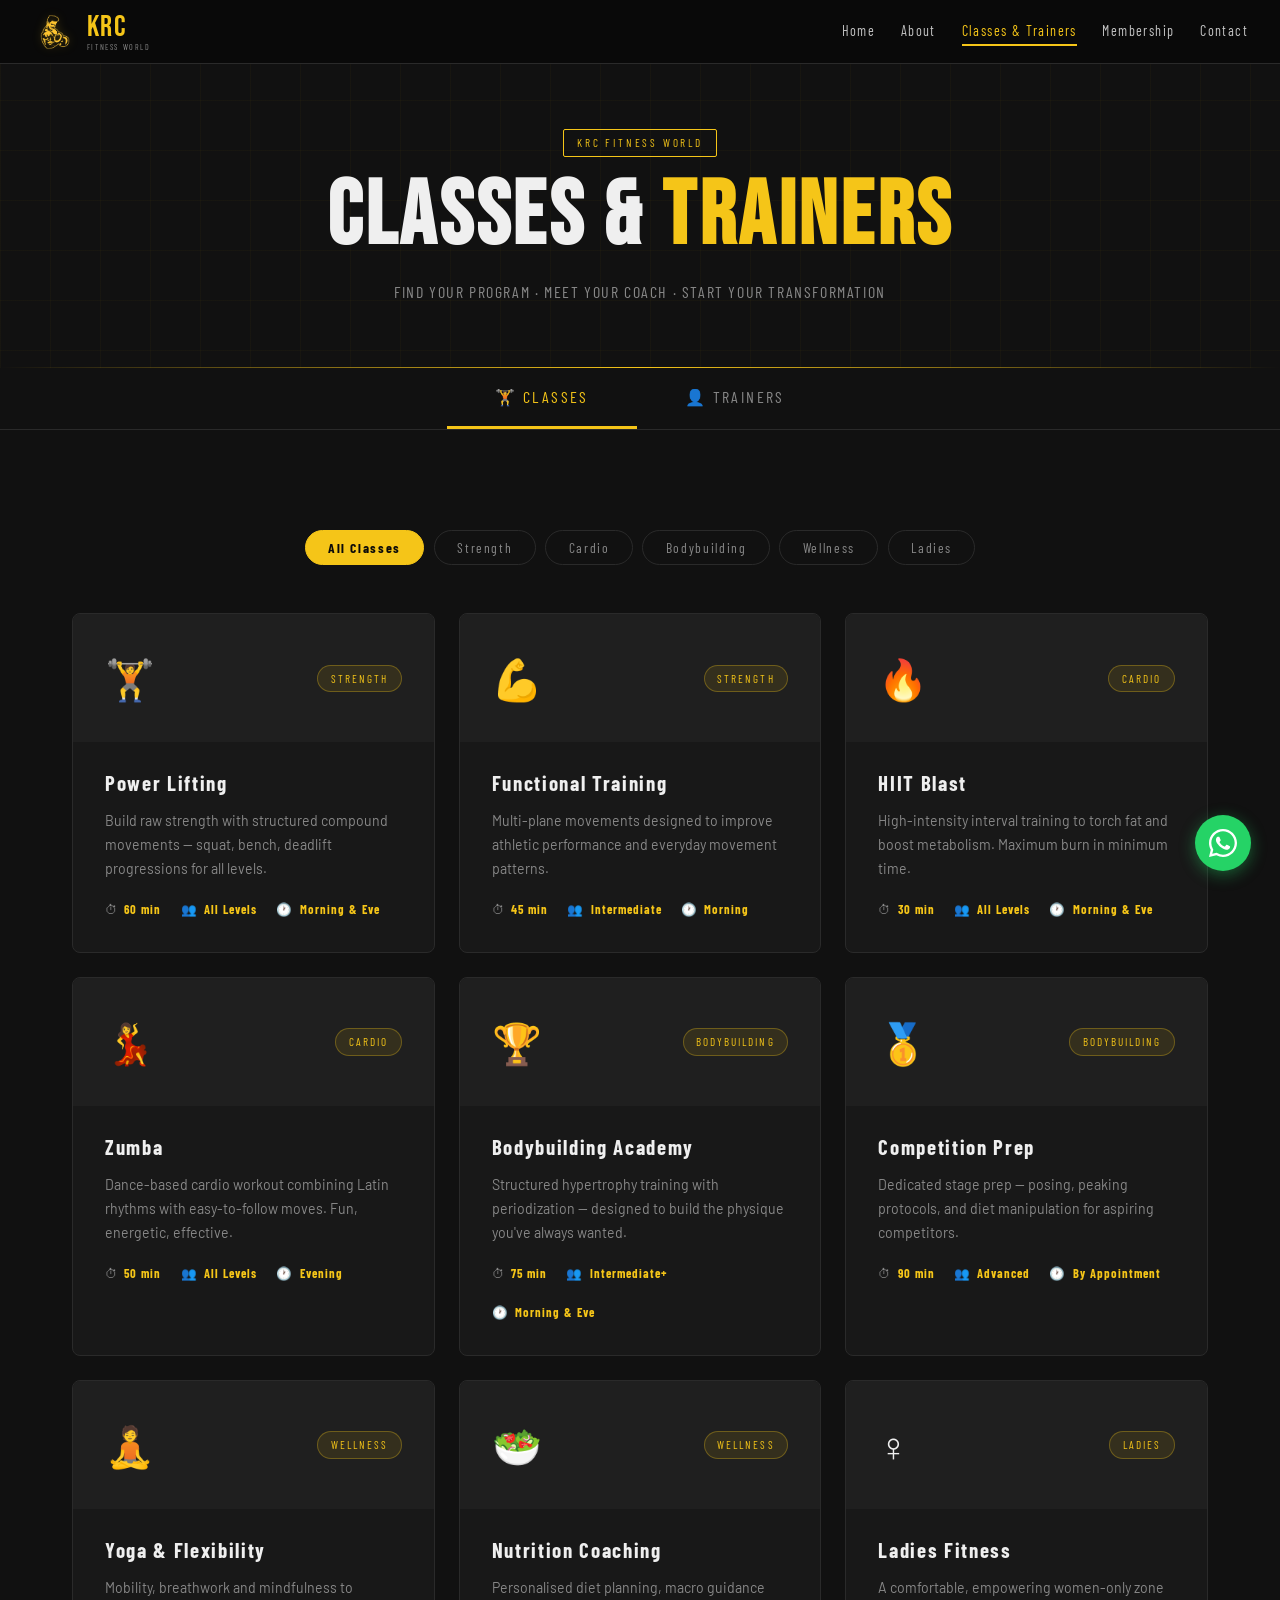
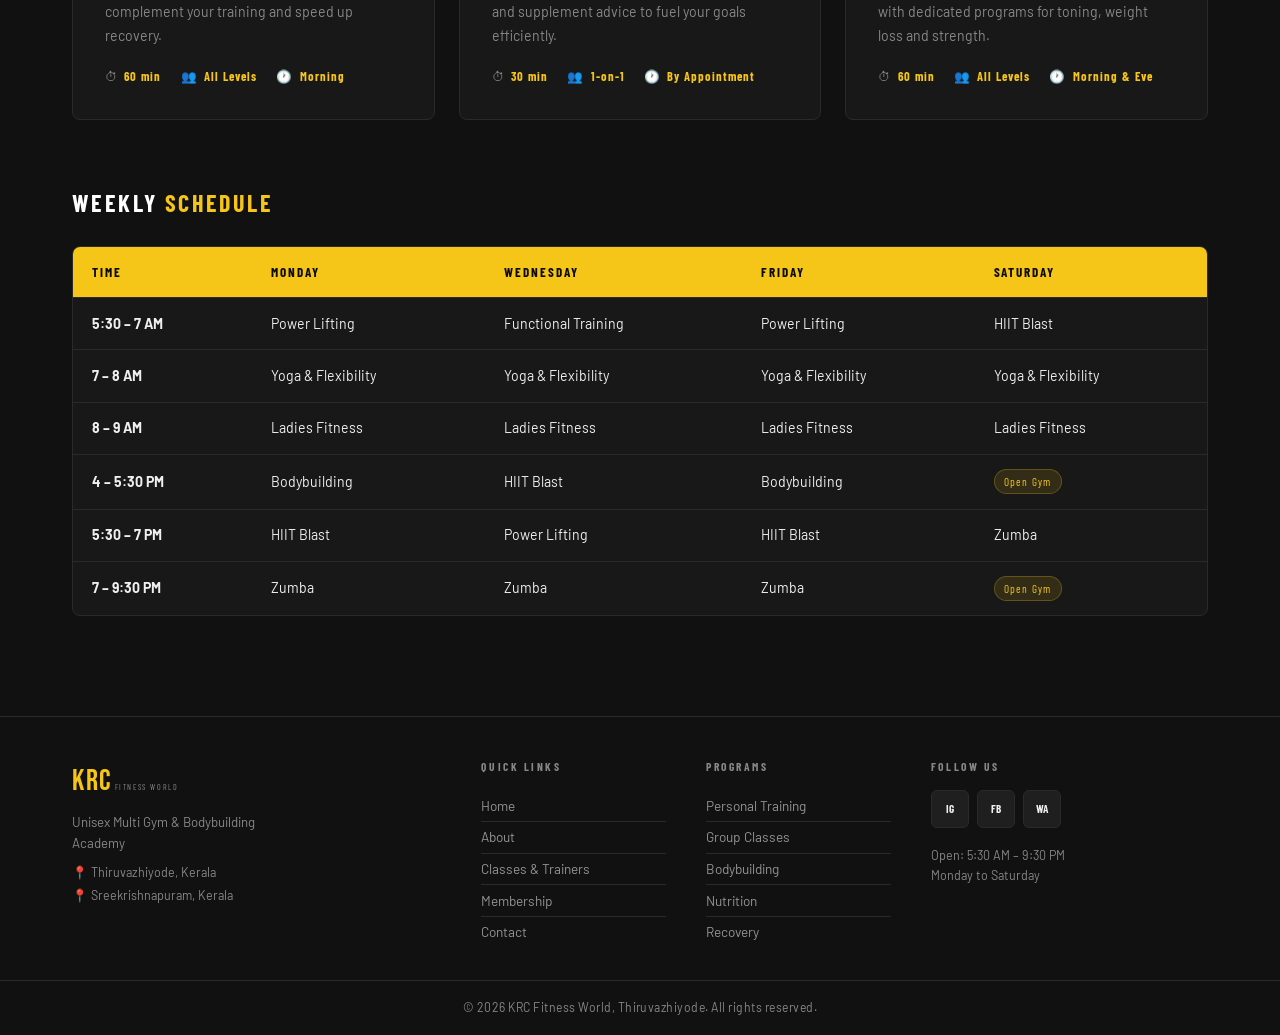
<file: classes-trainers/index.html>
<!DOCTYPE html>
<html lang="en">
<head>
  <meta charset="UTF-8" />
  <meta name="viewport" content="width=device-width, initial-scale=1.0"/>
  <title>Classes & Trainers — KRC Fitness World</title>
  <title>Classes & Trainers – KRC Fitness World</title>

<!-- ADD AFTER TITLE -->
<meta name="description" content="Explore gym classes and certified trainers at KRC Fitness World – HIIT, Zumba, bodybuilding, yoga, personal training and more in Thiruvazhiyode and Sreekrishnapuram."/>
<meta name="keywords" content="gym classes Kerala, HIIT class Thiruvazhiyode, Zumba class Palakkad, yoga gym Kerala, bodybuilding trainer Kerala, personal trainer Sreekrishnapuram, fitness classes near me"/>
<meta name="robots" content="index, follow"/>
<link rel="canonical" href="https://yourwebsite.com/classes-trainers.html"/>

<meta property="og:title" content="Classes & Trainers – KRC Fitness World"/>
<meta property="og:description" content="HIIT, Zumba, bodybuilding, yoga and more. Meet KRC's certified coaches and find the right class for your goal."/>
<meta property="og:image" content="https://yourwebsite.com/assets/images/logo-mascot.png"/>
<meta property="og:url" content="https://yourwebsite.com/classes-trainers.html"/>
<meta property="og:type" content="website"/>
  <link rel="preconnect" href="https://fonts.googleapis.com">
  <link href="https://fonts.googleapis.com/css2?family=Bebas+Neue&family=Barlow:wght@300;400;500;600;700;900&family=Barlow+Condensed:wght@400;600;700;900&display=swap" rel="stylesheet">
  <link rel="stylesheet" href="../css/style.css">
  <style>
    /* ── PAGE HERO ── */
    .page-hero {
      padding: calc(var(--nav-h) + 4rem) 0 4rem;
      background: var(--dark);
      text-align: center;
      position: relative;
      overflow: hidden;
    }
    .page-hero::after {
      content: '';
      position: absolute;
      bottom: 0; left: 0; right: 0;
      height: 1px;
      background: linear-gradient(90deg, transparent, var(--gold), transparent);
    }
    .page-hero-bg {
      position: absolute; inset: 0; pointer-events: none;
      background-image:
        linear-gradient(rgba(245,197,24,0.03) 1px, transparent 1px),
        linear-gradient(90deg, rgba(245,197,24,0.03) 1px, transparent 1px);
      background-size: 50px 50px;
    }
    .page-hero .section-tag { margin-bottom: 1rem; }
    .page-hero h1 {
      font-family: var(--font-head);
      font-size: clamp(3rem, 7vw, 6rem);
      letter-spacing: 0.04em;
      line-height: 1;
    }
    .page-hero p {
      font-family: var(--font-cond);
      font-size: 1rem;
      letter-spacing: 0.1em;
      color: var(--muted);
      margin-top: 1rem;
    }

    /* ── TAB NAV ── */
    .tab-nav {
      display: flex;
      justify-content: center;
      gap: 0;
      background: var(--dark);
      border-bottom: 1px solid var(--border);
      position: sticky;
      top: var(--nav-h);
      z-index: 50;
    }
    .tab-btn {
      font-family: var(--font-cond);
      font-size: 1rem;
      letter-spacing: 0.15em;
      color: var(--muted);
      background: none;
      border: none;
      padding: 1.2rem 3rem;
      cursor: pointer;
      border-bottom: 3px solid transparent;
      transition: color 0.2s, border-color 0.2s;
      position: relative;
    }
    .tab-btn:hover { color: var(--white); }
    .tab-btn.active { color: var(--gold); border-bottom-color: var(--gold); }

    /* ── TAB CONTENT ── */
    .tab-content { display: none; }
    .tab-content.active { display: block; }

    /* ── CLASSES FILTER ── */
    .filter-bar {
      display: flex;
      justify-content: center;
      gap: 0.6rem;
      flex-wrap: wrap;
      margin-bottom: 3rem;
    }
    .filter-btn {
      font-family: var(--font-cond);
      font-size: 0.85rem;
      letter-spacing: 0.12em;
      padding: 0.5rem 1.4rem;
      border: 1px solid var(--border);
      border-radius: 30px;
      background: transparent;
      color: var(--muted);
      cursor: pointer;
      transition: all 0.2s;
    }
    .filter-btn:hover { border-color: var(--gold); color: var(--gold); }
    .filter-btn.active { background: var(--gold); color: var(--black); border-color: var(--gold); font-weight: 700; }

    /* ── CLASS CARDS ── */
    .classes-grid {
      display: grid;
      grid-template-columns: repeat(3, 1fr);
      gap: 1.5rem;
    }
    .class-card {
      background: var(--card);
      border: 1px solid var(--border);
      border-radius: 8px;
      overflow: hidden;
      transition: transform 0.3s, border-color 0.3s;
    }
    .class-card:hover { transform: translateY(-5px); border-color: var(--gold); }
    .class-card-top {
      background: var(--card2);
      padding: 2rem;
      display: flex;
      align-items: center;
      justify-content: space-between;
    }
    .class-icon { font-size: 2.5rem; }
    .class-tag {
      font-family: var(--font-cond);
      font-size: 0.7rem;
      letter-spacing: 0.18em;
      padding: 0.25rem 0.8rem;
      border-radius: 20px;
      background: rgba(245,197,24,0.1);
      color: var(--gold);
      border: 1px solid rgba(245,197,24,0.3);
    }
    .class-card-body { padding: 1.5rem 2rem 2rem; }
    .class-card-body h3 {
      font-family: var(--font-cond);
      font-size: 1.3rem;
      letter-spacing: 0.08em;
      margin-bottom: 0.6rem;
    }
    .class-card-body p { font-size: 0.88rem; color: var(--muted); line-height: 1.7; margin-bottom: 1.2rem; }
    .class-meta {
      display: flex;
      gap: 1.2rem;
      flex-wrap: wrap;
    }
    .class-meta span {
      font-family: var(--font-cond);
      font-size: 0.78rem;
      letter-spacing: 0.08em;
      color: var(--muted);
      display: flex;
      align-items: center;
      gap: 0.4rem;
    }
    .class-meta span b { color: var(--gold); }
    .class-card[data-hidden="true"] { display: none; }

    /* ── SCHEDULE TABLE ── */
    .schedule-section { margin-top: 4rem; }
    .schedule-section h2 {
      font-family: var(--font-cond);
      font-size: 1.5rem;
      letter-spacing: 0.1em;
      margin-bottom: 1.5rem;
      color: var(--white);
    }
    .schedule-table-wrap {
      background: var(--card);
      border: 1px solid var(--border);
      border-radius: 8px;
      overflow: auto;
    }
    .schedule-table { width: 100%; border-collapse: collapse; min-width: 600px; }
    .schedule-table th {
      background: var(--gold);
      color: var(--black);
      font-family: var(--font-cond);
      font-size: 0.82rem;
      letter-spacing: 0.15em;
      padding: 0.9rem 1.2rem;
      text-align: left;
    }
    .schedule-table td {
      padding: 0.9rem 1.2rem;
      font-size: 0.88rem;
      border-top: 1px solid var(--border);
      color: var(--text);
    }
    .schedule-table tr:hover td { background: rgba(255,255,255,0.02); }
    .sch-badge {
      display: inline-block;
      font-family: var(--font-cond);
      font-size: 0.7rem;
      letter-spacing: 0.1em;
      padding: 0.15rem 0.6rem;
      border-radius: 20px;
      background: rgba(245,197,24,0.12);
      color: var(--gold);
      border: 1px solid rgba(245,197,24,0.25);
    }

    /* ── TRAINERS ── */
    .trainers-grid {
      display: grid;
      grid-template-columns: repeat(3, 1fr);
      gap: 2rem;
    }
    .trainer-card {
      background: var(--card);
      border: 1px solid var(--border);
      border-radius: 10px;
      overflow: hidden;
      transition: transform 0.3s, border-color 0.3s;
      text-align: center;
    }
    .trainer-card:hover { transform: translateY(-6px); border-color: var(--gold); }
    .trainer-avatar {
  height: 300px;
  overflow: hidden;
  border-bottom: 2px solid var(--border);
  position: relative;
}

.trainer-avatar::before {
  content: '';
  position: absolute;
  bottom: 0; left: 0; right: 0;
  height: 3px;
  background: var(--gold);
  z-index: 1;
}

.trainer-avatar img {
  width: 100%;
  height: 100%;
  object-fit: cover;
  style="object-position: 50% 10%"
  display: block;
  transition: transform 0.4s ease;
}

.trainer-card:hover .trainer-avatar img {
  transform: scale(1.05);
}
    .trainer-body { padding: 1.8rem 1.5rem; }
    .trainer-body h3 {
      font-family: var(--font-cond);
      font-size: 1.3rem;
      letter-spacing: 0.08em;
      margin-bottom: 0.3rem;
    }
    .trainer-role {
      font-family: var(--font-cond);
      font-size: 0.78rem;
      letter-spacing: 0.18em;
      color: var(--gold);
      margin-bottom: 1rem;
    }
    .trainer-body p { font-size: 0.85rem; color: var(--muted); line-height: 1.7; margin-bottom: 1.2rem; }
    .trainer-skills {
      display: flex;
      flex-wrap: wrap;
      gap: 0.4rem;
      justify-content: center;
    }
    .skill-tag {
      font-family: var(--font-cond);
      font-size: 0.7rem;
      letter-spacing: 0.1em;
      padding: 0.2rem 0.7rem;
      border: 1px solid var(--border);
      border-radius: 20px;
      color: var(--muted);
    }

    /* Responsive */
    @media (max-width: 900px) {
      .classes-grid, .trainers-grid { grid-template-columns: repeat(2, 1fr); }
    }
    @media (max-width: 600px) {
      .classes-grid, .trainers-grid { grid-template-columns: 1fr; }
      .tab-btn { padding: 1rem 1.5rem; font-size: 0.88rem; }
    }
  </style>

  <!-- Local Business Schema – paste before </head> on every page -->
<script type="application/ld+json">
{
  "@context": "https://schema.org",
  "@type": "SportsActivityLocation",
  "name": "KRC Fitness World",
  "description": "Unisex multi gym and bodybuilding academy with branches in Thiruvazhiyode and Sreekrishnapuram, Kerala.",
  "url": "https://yourwebsite.com",
  "logo": "https://yourwebsite.com/assets/images/logo-mascot.png",
  "telephone": "+918590356186",
  "openingHours": "Mo-Sa 05:30-21:30",
  "location": [
    {
      "@type": "Place",
      "name": "KRC Fitness World – Thiruvazhiyode",
      "address": {
        "@type": "PostalAddress",
        "streetAddress": "Thiruvazhiyode",
        "addressLocality": "Palakkad",
        "addressRegion": "Kerala",
        "addressCountry": "IN"
      }
    },
    {
      "@type": "Place",
      "name": "KRC Fitness World – Sreekrishnapuram",
      "address": {
        "@type": "PostalAddress",
        "streetAddress": "Sreekrishnapuram",
        "addressLocality": "Palakkad",
        "addressRegion": "Kerala",
        "addressCountry": "IN"
      }
    }
  ]
}
</script>
</head>
<body>

  <!-- NAVBAR -->
  <header id="navbar">
    <div class="nav-container">
      <a href="../" class="nav-logo">
        <img src="../images/logo.png" alt="KRC Logo" class="nav-logo-img" />
        <div class="nav-logo-text">
          <span class="logo-krc">KRC</span>
          <span class="logo-sub">FITNESS WORLD</span>
        </div>
      </a>
      <nav class="nav-links" id="navLinks">
        <a href="../">Home</a>
        <a href="../about/">About</a>
        <a href="../classes-trainers/" class="active">Classes & Trainers</a>
        <a href="../membership/">Membership</a>
        <a href="../#enquiry">Contact</a>
      </nav>
      <button class="hamburger" id="hamburger" onclick="toggleMenu()"><span></span><span></span><span></span></button>
    </div>
  </header>

  <!-- PAGE HERO -->
  <div class="page-hero">
    <div class="page-hero-bg"></div>
    <div class="container" style="position:relative;z-index:1;">
      <span class="section-tag">KRC FITNESS WORLD</span>
      <h1>CLASSES & <span class="gold">TRAINERS</span></h1>
      <p>FIND YOUR PROGRAM · MEET YOUR COACH · START YOUR TRANSFORMATION</p>
    </div>
  </div>

  <!-- TAB NAV -->
  <div class="tab-nav">
    <button class="tab-btn active" onclick="switchTab('classes', this)">🏋️ CLASSES</button>
    <button class="tab-btn" onclick="switchTab('trainers', this)">👤 TRAINERS</button>
  </div>

  <!-- ══════ CLASSES TAB ══════ -->
  <div id="tab-classes" class="tab-content active">
    <section class="section" style="background:var(--dark);">
      <div class="container">

        <!-- Filter -->
        <div class="filter-bar">
          <button class="filter-btn active" onclick="filterClasses('all', this)">All Classes</button>
          <button class="filter-btn" onclick="filterClasses('strength', this)">Strength</button>
          <button class="filter-btn" onclick="filterClasses('cardio', this)">Cardio</button>
          <button class="filter-btn" onclick="filterClasses('body', this)">Bodybuilding</button>
          <button class="filter-btn" onclick="filterClasses('wellness', this)">Wellness</button>
          <button class="filter-btn" onclick="filterClasses('ladies', this)">Ladies</button>
        </div>

        <!-- Cards -->
        <div class="classes-grid">

          <div class="class-card reveal" data-cat="strength">
            <div class="class-card-top">
              <div class="class-icon">🏋️</div>
              <span class="class-tag">STRENGTH</span>
            </div>
            <div class="class-card-body">
              <h3>Power Lifting</h3>
              <p>Build raw strength with structured compound movements — squat, bench, deadlift progressions for all levels.</p>
              <div class="class-meta">
                <span>⏱ <b>60 min</b></span>
                <span>👥 <b>All Levels</b></span>
                <span>🕐 <b>Morning & Eve</b></span>
              </div>
            </div>
          </div>

          <div class="class-card reveal" style="--rd:0.1s" data-cat="strength">
            <div class="class-card-top">
              <div class="class-icon">💪</div>
              <span class="class-tag">STRENGTH</span>
            </div>
            <div class="class-card-body">
              <h3>Functional Training</h3>
              <p>Multi-plane movements designed to improve athletic performance and everyday movement patterns.</p>
              <div class="class-meta">
                <span>⏱ <b>45 min</b></span>
                <span>👥 <b>Intermediate</b></span>
                <span>🕐 <b>Morning</b></span>
              </div>
            </div>
          </div>

          <div class="class-card reveal" style="--rd:0.2s" data-cat="cardio">
            <div class="class-card-top">
              <div class="class-icon">🔥</div>
              <span class="class-tag">CARDIO</span>
            </div>
            <div class="class-card-body">
              <h3>HIIT Blast</h3>
              <p>High-intensity interval training to torch fat and boost metabolism. Maximum burn in minimum time.</p>
              <div class="class-meta">
                <span>⏱ <b>30 min</b></span>
                <span>👥 <b>All Levels</b></span>
                <span>🕐 <b>Morning & Eve</b></span>
              </div>
            </div>
          </div>

          <div class="class-card reveal" style="--rd:0.1s" data-cat="cardio">
            <div class="class-card-top">
              <div class="class-icon">💃</div>
              <span class="class-tag">CARDIO</span>
            </div>
            <div class="class-card-body">
              <h3>Zumba</h3>
              <p>Dance-based cardio workout combining Latin rhythms with easy-to-follow moves. Fun, energetic, effective.</p>
              <div class="class-meta">
                <span>⏱ <b>50 min</b></span>
                <span>👥 <b>All Levels</b></span>
                <span>🕐 <b>Evening</b></span>
              </div>
            </div>
          </div>

          <div class="class-card reveal" style="--rd:0.2s" data-cat="body">
            <div class="class-card-top">
              <div class="class-icon">🏆</div>
              <span class="class-tag">BODYBUILDING</span>
            </div>
            <div class="class-card-body">
              <h3>Bodybuilding Academy</h3>
              <p>Structured hypertrophy training with periodization — designed to build the physique you've always wanted.</p>
              <div class="class-meta">
                <span>⏱ <b>75 min</b></span>
                <span>👥 <b>Intermediate+</b></span>
                <span>🕐 <b>Morning & Eve</b></span>
              </div>
            </div>
          </div>

          <div class="class-card reveal" style="--rd:0.1s" data-cat="body">
            <div class="class-card-top">
              <div class="class-icon">🥇</div>
              <span class="class-tag">BODYBUILDING</span>
            </div>
            <div class="class-card-body">
              <h3>Competition Prep</h3>
              <p>Dedicated stage prep — posing, peaking protocols, and diet manipulation for aspiring competitors.</p>
              <div class="class-meta">
                <span>⏱ <b>90 min</b></span>
                <span>👥 <b>Advanced</b></span>
                <span>🕐 <b>By Appointment</b></span>
              </div>
            </div>
          </div>

          <div class="class-card reveal" style="--rd:0.2s" data-cat="wellness">
            <div class="class-card-top">
              <div class="class-icon">🧘</div>
              <span class="class-tag">WELLNESS</span>
            </div>
            <div class="class-card-body">
              <h3>Yoga & Flexibility</h3>
              <p>Mobility, breathwork and mindfulness to complement your training and speed up recovery.</p>
              <div class="class-meta">
                <span>⏱ <b>60 min</b></span>
                <span>👥 <b>All Levels</b></span>
                <span>🕐 <b>Morning</b></span>
              </div>
            </div>
          </div>

          <div class="class-card reveal" style="--rd:0.1s" data-cat="wellness">
            <div class="class-card-top">
              <div class="class-icon">🥗</div>
              <span class="class-tag">WELLNESS</span>
            </div>
            <div class="class-card-body">
              <h3>Nutrition Coaching</h3>
              <p>Personalised diet planning, macro guidance and supplement advice to fuel your goals efficiently.</p>
              <div class="class-meta">
                <span>⏱ <b>30 min</b></span>
                <span>👥 <b>1-on-1</b></span>
                <span>🕐 <b>By Appointment</b></span>
              </div>
            </div>
          </div>

          <div class="class-card reveal" style="--rd:0.2s" data-cat="ladies">
            <div class="class-card-top">
              <div class="class-icon">♀️</div>
              <span class="class-tag">LADIES</span>
            </div>
            <div class="class-card-body">
              <h3>Ladies Fitness</h3>
              <p>A comfortable, empowering women-only zone with dedicated programs for toning, weight loss and strength.</p>
              <div class="class-meta">
                <span>⏱ <b>60 min</b></span>
                <span>👥 <b>All Levels</b></span>
                <span>🕐 <b>Morning & Eve</b></span>
              </div>
            </div>
          </div>

        </div>

        <!-- Schedule -->
        <div class="schedule-section reveal">
          <h2>WEEKLY <span class="gold">SCHEDULE</span></h2>
          <div class="schedule-table-wrap">
            <table class="schedule-table">
              <thead>
                <tr>
                  <th>TIME</th>
                  <th>MONDAY</th>
                  <th>WEDNESDAY</th>
                  <th>FRIDAY</th>
                  <th>SATURDAY</th>
                </tr>
              </thead>
              <tbody>
                <tr>
                  <td><b>5:30 – 7 AM</b></td>
                  <td>Power Lifting</td>
                  <td>Functional Training</td>
                  <td>Power Lifting</td>
                  <td>HIIT Blast</td>
                </tr>
                <tr>
                  <td><b>7 – 8 AM</b></td>
                  <td>Yoga & Flexibility</td>
                  <td>Yoga & Flexibility</td>
                  <td>Yoga & Flexibility</td>
                  <td>Yoga & Flexibility</td>
                </tr>
                <tr>
                  <td><b>8 – 9 AM</b></td>
                  <td>Ladies Fitness</td>
                  <td>Ladies Fitness</td>
                  <td>Ladies Fitness</td>
                  <td>Ladies Fitness</td>
                </tr>
                <tr>
                  <td><b>4 – 5:30 PM</b></td>
                  <td>Bodybuilding</td>
                  <td>HIIT Blast</td>
                  <td>Bodybuilding</td>
                  <td><span class="sch-badge">Open Gym</span></td>
                </tr>
                <tr>
                  <td><b>5:30 – 7 PM</b></td>
                  <td>HIIT Blast</td>
                  <td>Power Lifting</td>
                  <td>HIIT Blast</td>
                  <td>Zumba</td>
                </tr>
                <tr>
                  <td><b>7 – 9:30 PM</b></td>
                  <td>Zumba</td>
                  <td>Zumba</td>
                  <td>Zumba</td>
                  <td><span class="sch-badge">Open Gym</span></td>
                </tr>
              </tbody>
            </table>
          </div>
        </div>

      </div>
    </section>
  </div>

 <!-- ══════ TRAINERS TAB ══════ -->
<div id="tab-trainers" class="tab-content">
  <section class="section" style="background:var(--dark);">
    <div class="container">
      <div class="section-header">
        <span class="section-tag">OUR COACHES</span>
        <h2 class="section-title">MEET THE <span class="gold">TEAM</span></h2>
      </div>
      <div class="trainers-grid">

        <div class="trainer-card reveal">
          <div class="trainer-avatar">
            <img src="../images/trainer2.jpg" alt="Head Coach – KRC Fitness World"/>
          </div>
          <div class="trainer-body">
            <h3>Trainer Name</h3>
            <div class="trainer-role">HEAD COACH · BODYBUILDING</div>
            <p>Over 8 years of experience in competitive bodybuilding and strength coaching. Certified ISSA trainer.</p>
            <div class="trainer-skills">
              <span class="skill-tag">Bodybuilding</span>
              <span class="skill-tag">Strength</span>
              <span class="skill-tag">Competition Prep</span>
            </div>
          </div>
        </div>

        <div class="trainer-card reveal" style="--rd:0.1s">
          <div class="trainer-avatar">
            <img src="../images/trainer1.jpg" alt="Fitness Coach – KRC Fitness World"/>
          </div>
          <div class="trainer-body">
            <h3>Trainer Name</h3>
            <div class="trainer-role">FITNESS COACH · LADIES SECTION</div>
            <p>Specialises in women's fitness, weight loss and toning with a holistic approach to health and wellbeing.</p>
            <div class="trainer-skills">
              <span class="skill-tag">Weight Loss</span>
              <span class="skill-tag">Toning</span>
              <span class="skill-tag">Nutrition</span>
            </div>
          </div>
        </div>

        <div class="trainer-card reveal" style="--rd:0.2s">
          <div class="trainer-avatar">
            <img src="../images/trainer3.jpg" alt="PT Coach – KRC Fitness World"/>
          </div>
          <div class="trainer-body">
            <h3>Trainer Name</h3>
            <div class="trainer-role">PT COACH · HIIT &amp; CARDIO</div>
            <p>Expert in high-intensity training and functional fitness. Motivates members to push beyond their limits.</p>
            <div class="trainer-skills">
              <span class="skill-tag">HIIT</span>
              <span class="skill-tag">Cardio</span>
              <span class="skill-tag">Functional</span>
            </div>
          </div>
        </div>

      </div>
    </div>
  </section>
</div>

  <!-- FOOTER -->
  <footer class="footer">
    <div class="footer-inner container">
      <div class="footer-brand">
        <span class="logo-krc">KRC</span>
        <span class="logo-sub">FITNESS WORLD</span>
        <p>Unisex Multi Gym &amp; Bodybuilding Academy</p>
        <div class="footer-locations">
          <div>📍 Thiruvazhiyode, Kerala</div>
          <div>📍 Sreekrishnapuram, Kerala</div>
        </div>
      </div>
      <div class="footer-links">
        <h4>QUICK LINKS</h4>
        <a href="../">Home</a>
        <a href="../about/">About</a>
        <a href="../classes-trainers/">Classes & Trainers</a>
        <a href="../membership/">Membership</a>
        <a href="../#enquiry">Contact</a>
      </div>
      <div class="footer-links">
        <h4>PROGRAMS</h4>
        <a href="../classes-trainers/">Personal Training</a>
        <a href="../classes-trainers/">Group Classes</a>
        <a href="../classes-trainers/">Bodybuilding</a>
        <a href="../classes-trainers/">Nutrition</a>
        <a href="../classes-trainers/">Recovery</a>
      </div>
      <div class="footer-social">
        <h4>FOLLOW US</h4>
        <div class="social-icons">
          <a href="#" class="soc-btn">IG</a>
          <a href="#" class="soc-btn">FB</a>
          <a href="https://wa.me/918590356186" class="soc-btn wa">WA</a>
        </div>
        <p class="footer-timing">Open: 5:30 AM – 9:30 PM<br>Monday to Saturday</p>
      </div>
    </div>
    <div class="footer-bottom">
      <span>© 2026 KRC Fitness World, Thiruvazhiyode. All rights reserved.</span>
    </div>
  </footer>

  <a href="https://wa.me/918590356186" class="whatsapp-float" target="_blank">
    <svg xmlns="http://www.w3.org/2000/svg" viewBox="0 0 32 32" fill="white" width="28" height="28">
      <path d="M16 0C7.163 0 0 7.163 0 16c0 2.825.738 5.476 2.031 7.775L0 32l8.418-2.007A15.934 15.934 0 0016 32c8.837 0 16-7.163 16-16S24.837 0 16 0zm0 29.333a13.267 13.267 0 01-6.765-1.851l-.485-.289-5.003 1.193 1.224-4.872-.316-.5A13.244 13.244 0 012.667 16C2.667 8.636 8.636 2.667 16 2.667S29.333 8.636 29.333 16 23.364 29.333 16 29.333zm7.273-9.912c-.397-.199-2.352-1.16-2.717-1.292-.365-.132-.63-.199-.896.199-.266.398-1.029 1.293-1.261 1.558-.232.266-.464.299-.862.1-.397-.2-1.679-.619-3.198-1.973-1.182-1.053-1.98-2.352-2.212-2.75-.232-.397-.025-.612.174-.81.179-.178.398-.464.597-.697.199-.232.265-.398.397-.663.133-.266.066-.498-.033-.697-.1-.199-.896-2.16-1.228-2.957-.323-.776-.65-.671-.896-.683l-.763-.013c-.266 0-.697.1-1.062.498-.365.398-1.394 1.36-1.394 3.317 0 1.957 1.427 3.848 1.626 4.114.2.265 2.808 4.287 6.803 6.014.951.411 1.693.656 2.272.84.954.303 1.823.26 2.51.158.765-.114 2.352-.961 2.684-1.889.332-.928.332-1.724.232-1.889-.099-.166-.365-.265-.763-.464z"/>
    </svg>
  </a>

  <script src="../js/main.js"></script>
  <script>
    function switchTab(tab, btn) {
      document.querySelectorAll('.tab-content').forEach(t => t.classList.remove('active'));
      document.querySelectorAll('.tab-btn').forEach(b => b.classList.remove('active'));
      document.getElementById('tab-' + tab).classList.add('active');
      btn.classList.add('active');
      // Re-trigger reveal animations
      document.querySelectorAll('#tab-' + tab + ' .reveal').forEach(el => {
        el.classList.remove('visible');
        setTimeout(() => el.classList.add('visible'), 50);
      });
    }

    function filterClasses(cat, btn) {
      document.querySelectorAll('.filter-btn').forEach(b => b.classList.remove('active'));
      btn.classList.add('active');
      document.querySelectorAll('.class-card').forEach(card => {
        if (cat === 'all' || card.dataset.cat === cat) {
          card.removeAttribute('data-hidden');
          card.style.display = '';
        } else {
          card.style.display = 'none';
        }
      });
    }
  </script>
</body>
</html>
</file>
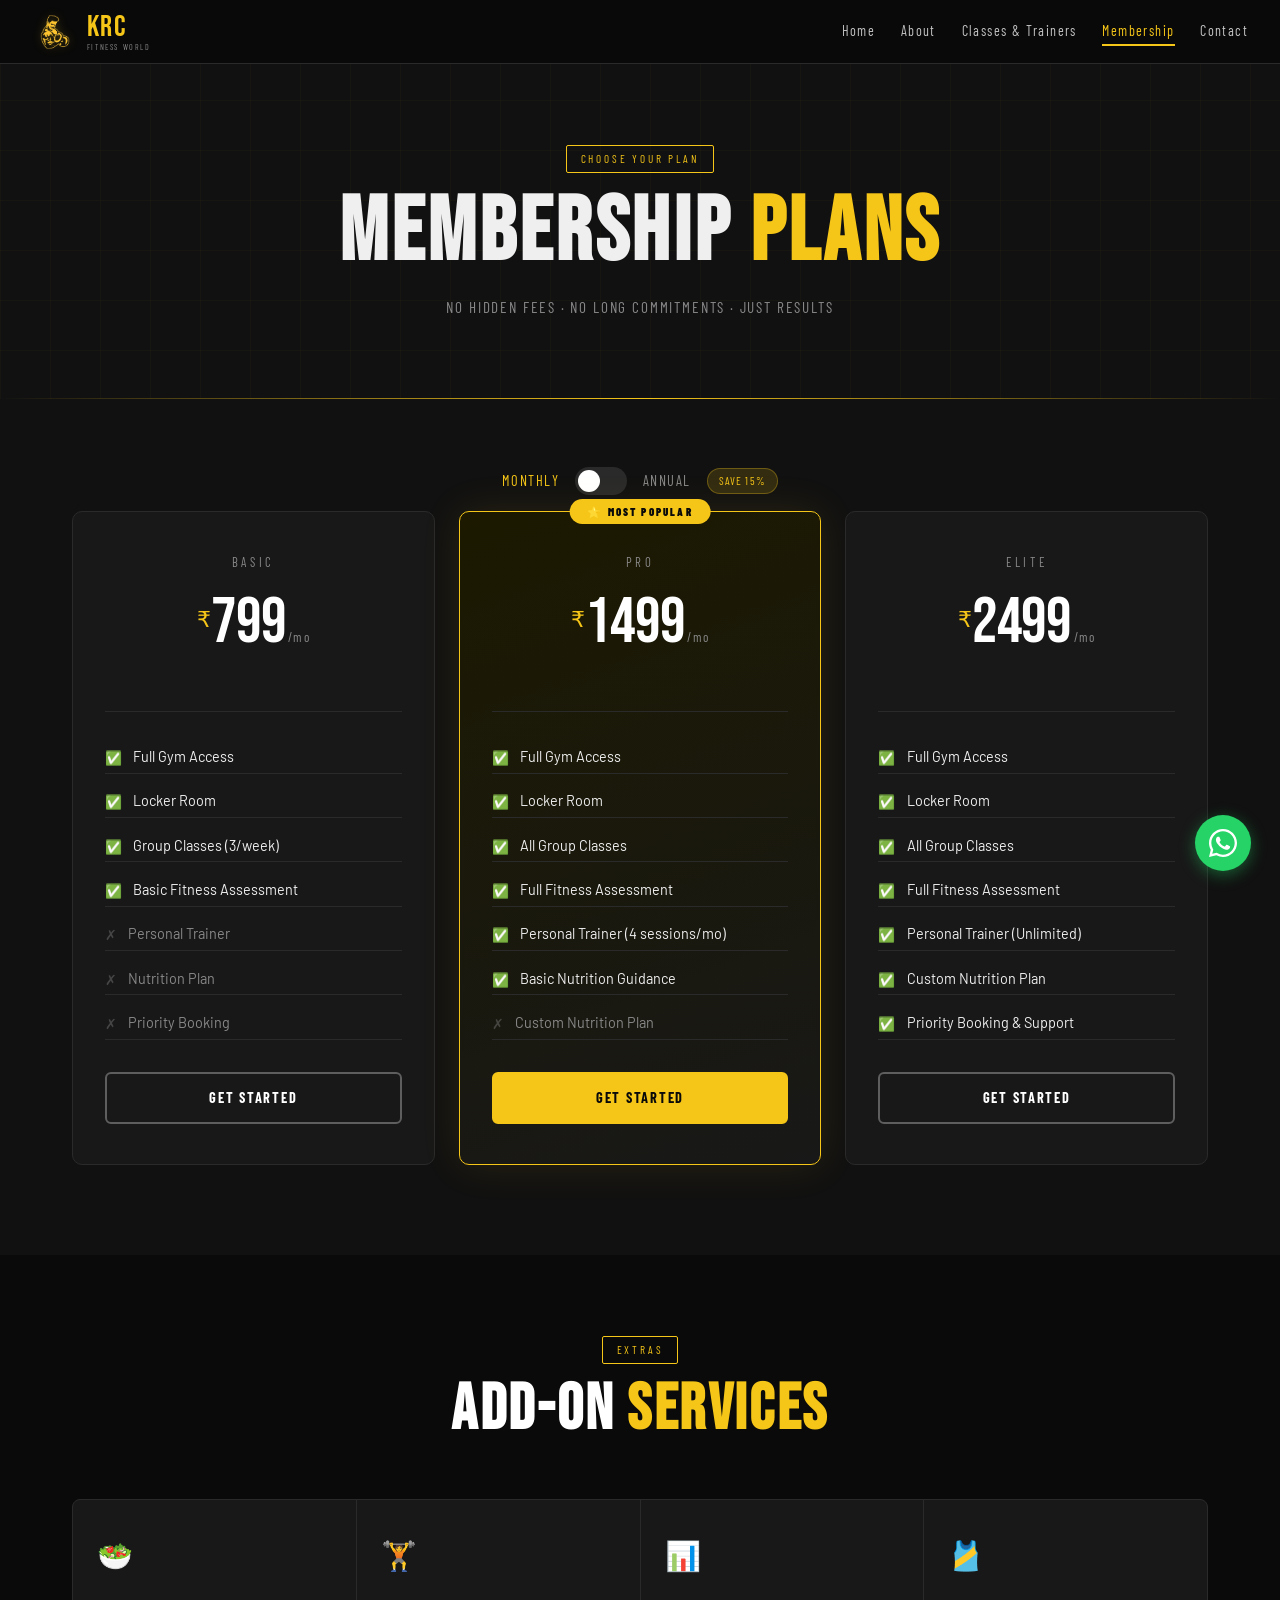
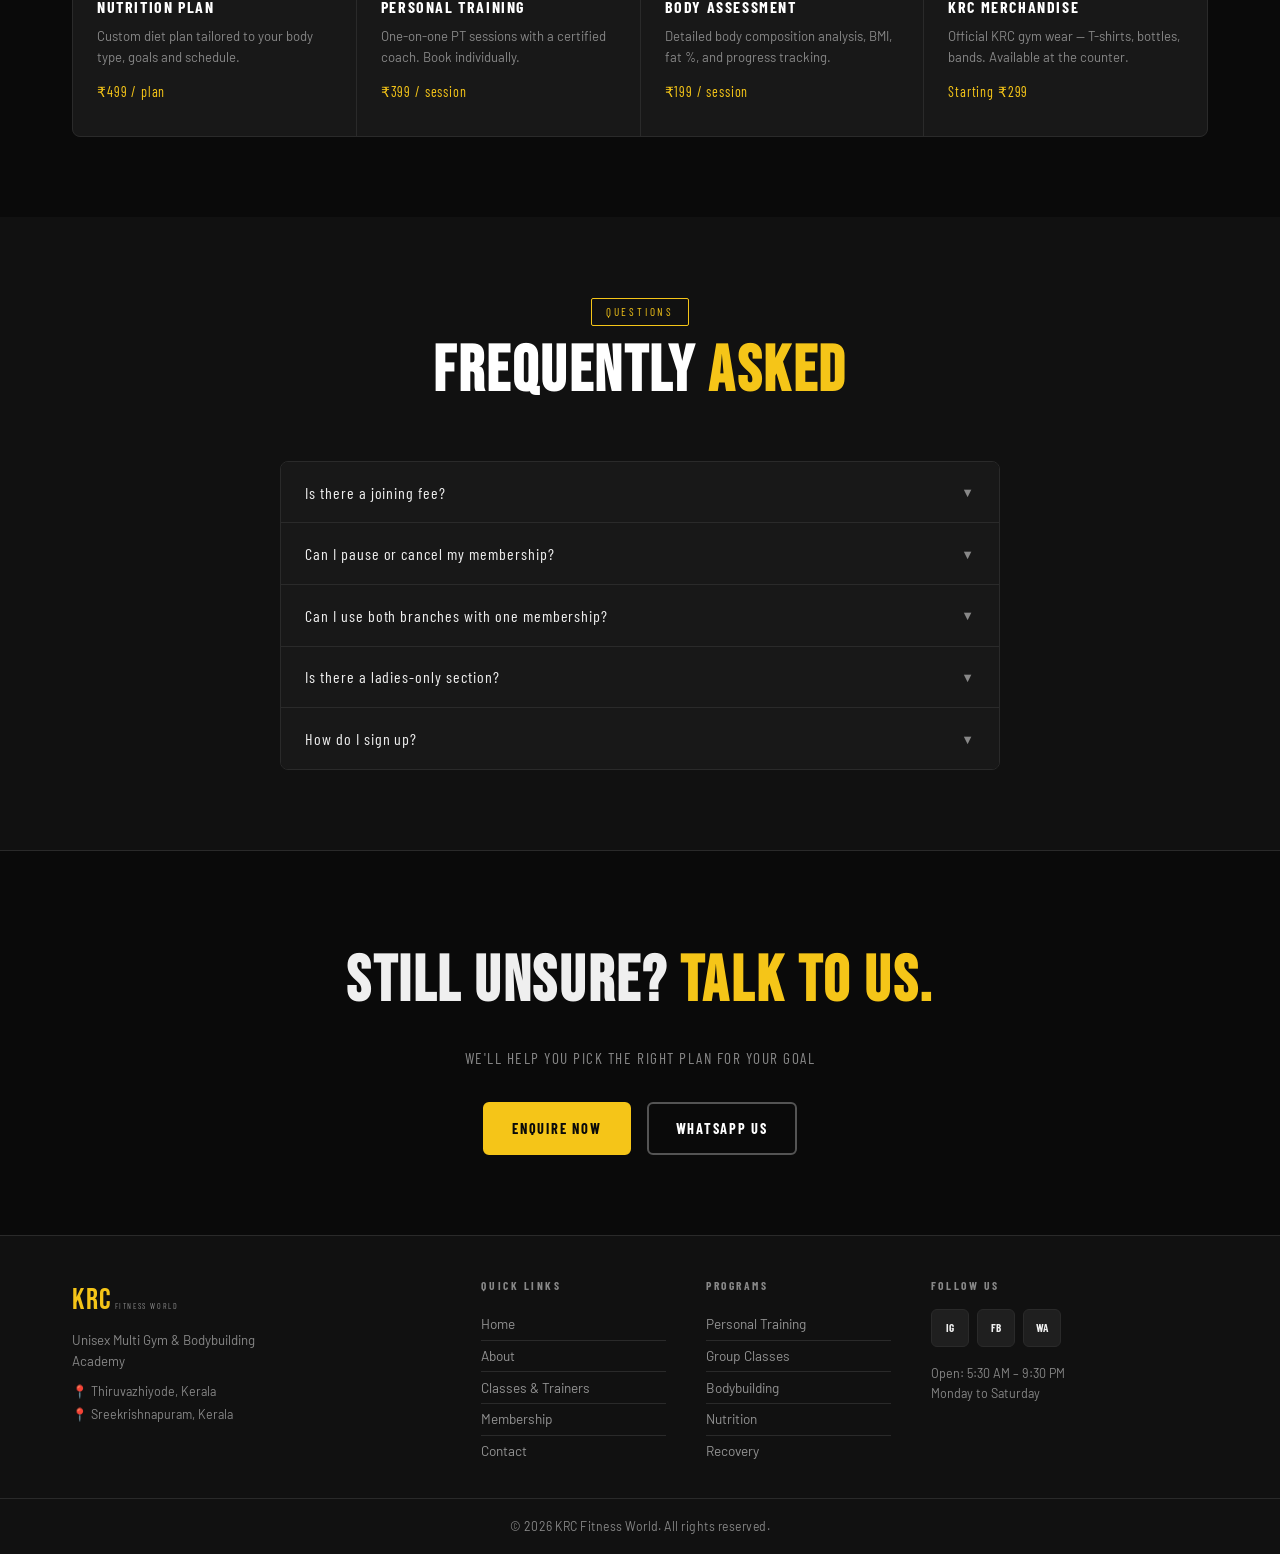
<file: membership/index.html>
<!DOCTYPE html>
<html lang="en">
<head>
  <meta charset="UTF-8"/>
  <meta name="viewport" content="width=device-width, initial-scale=1.0"/>
  <title>Membership — KRC Fitness World</title>
  <title>Membership Plans – KRC Fitness World</title>

<!-- ADD AFTER TITLE -->
<meta name="description" content="Affordable gym membership plans at KRC Fitness World, Kerala. Basic, Pro and Elite plans starting from ₹799/month. No joining fee. Personal training and nutrition included."/>
<meta name="keywords" content="gym membership Kerala, affordable gym Thiruvazhiyode, gym fees Palakkad, monthly gym plan Kerala, personal training membership, KRC Fitness membership, gym near Sreekrishnapuram"/>
<meta name="robots" content="index, follow"/>
<link rel="canonical" href="https://yourwebsite.com/membership.html"/>

<meta property="og:title" content="Gym Membership Plans – KRC Fitness World Kerala"/>
<meta property="og:description" content="Plans from ₹799/month. No joining fee. Access to both branches, group classes, personal training and nutrition support."/>
<meta property="og:image" content="https://yourwebsite.com/assets/images/logo-mascot.png"/>
<meta property="og:url" content="https://yourwebsite.com/membership.html"/>
<meta property="og:type" content="website"/>
  <link rel="preconnect" href="https://fonts.googleapis.com">
  <link href="https://fonts.googleapis.com/css2?family=Bebas+Neue&family=Barlow:wght@300;400;500;600;700&family=Barlow+Condensed:wght@400;600;700;900&display=swap" rel="stylesheet">
  <link rel="stylesheet" href="../css/style.css">
  <style>
    /* ── PAGE HERO ── */
    .page-hero {
      padding: calc(var(--nav-h) + 5rem) 0 5rem;
      background: var(--dark);
      text-align: center;
      position: relative;
      overflow: hidden;
    }
    .page-hero-grid {
      position: absolute; inset: 0; pointer-events: none;
      background-image:
        linear-gradient(rgba(245,197,24,0.03) 1px, transparent 1px),
        linear-gradient(90deg, rgba(245,197,24,0.03) 1px, transparent 1px);
      background-size: 50px 50px;
    }
    .page-hero::after {
      content: ''; position: absolute; bottom: 0; left: 0; right: 0;
      height: 1px;
      background: linear-gradient(90deg, transparent, var(--gold), transparent);
    }
    .page-hero-inner { position: relative; z-index: 1; }
    .page-hero-inner .section-tag { margin-bottom: 1rem; }
    .page-hero-inner h1 {
      font-family: var(--font-head);
      font-size: clamp(3rem, 7vw, 6rem);
      letter-spacing: 0.04em;
      line-height: 1;
      margin-bottom: 1rem;
    }
    .page-hero-inner p {
      font-family: var(--font-cond);
      font-size: 0.95rem;
      letter-spacing: 0.12em;
      color: var(--muted);
    }

    /* ── BILLING TOGGLE ── */
    .billing-toggle {
      display: flex;
      align-items: center;
      justify-content: center;
      gap: 1rem;
      margin: 3rem 0 1rem;
    }
    .billing-label {
      font-family: var(--font-cond);
      font-size: 0.9rem;
      letter-spacing: 0.1em;
      color: var(--muted);
      cursor: pointer;
      transition: color 0.2s;
    }
    .billing-label.active { color: var(--gold); }
    .toggle-pill {
      position: relative;
      width: 52px; height: 28px;
      background: var(--border);
      border-radius: 28px;
      cursor: pointer;
      transition: background 0.3s;
    }
    .toggle-pill.annual { background: var(--gold); }
    .toggle-pill::after {
      content: '';
      position: absolute;
      width: 22px; height: 22px;
      background: var(--white);
      border-radius: 50%;
      top: 3px; left: 3px;
      transition: transform 0.3s;
    }
    .toggle-pill.annual::after { transform: translateX(24px); background: var(--black); }
    .save-badge {
      font-family: var(--font-cond);
      font-size: 0.7rem;
      letter-spacing: 0.1em;
      background: rgba(245,197,24,0.15);
      color: var(--gold);
      border: 1px solid rgba(245,197,24,0.3);
      padding: 0.2rem 0.7rem;
      border-radius: 20px;
    }

    /* ── PLANS ── */
    .plans-section { padding: 20px 0 90px; background: var(--dark); }
    .plans-row {
      display: grid;
      grid-template-columns: repeat(3, 1fr);
      gap: 1.5rem;
      margin-top: 0;
    }
    .plan-card {
      background: var(--card);
      border: 1px solid var(--border);
      border-radius: 10px;
      padding: 2.5rem 2rem;
      position: relative;
      display: flex;
      flex-direction: column;
      transition: transform 0.3s, border-color 0.3s, box-shadow 0.3s;
    }
    .plan-card:hover {
      transform: translateY(-6px);
      border-color: rgba(245,197,24,0.4);
    }
    .plan-card.featured {
      border-color: var(--gold);
      background: linear-gradient(160deg, #1c1900, var(--card));
      box-shadow: 0 0 40px rgba(245,197,24,0.1);
    }
    .plan-card.featured:hover {
      box-shadow: 0 0 55px rgba(245,197,24,0.18);
    }
    .plan-badge {
      position: absolute;
      top: -13px; left: 50%;
      transform: translateX(-50%);
      background: var(--gold);
      color: var(--black);
      font-family: var(--font-cond);
      font-weight: 900;
      font-size: 0.68rem;
      letter-spacing: 0.2em;
      padding: 0.25rem 1.1rem;
      border-radius: 20px;
      white-space: nowrap;
    }
    .plan-name {
      font-family: var(--font-cond);
      font-size: 0.8rem;
      letter-spacing: 0.28em;
      color: var(--muted);
      margin-bottom: 1.2rem;
    }
    .plan-price-wrap {
      margin-bottom: 0.5rem;
    }
    .plan-price-wrap .currency {
      font-family: var(--font-cond);
      font-size: 1.4rem;
      color: var(--gold);
      vertical-align: top;
      margin-top: 0.6rem;
      display: inline-block;
    }
    .plan-price-wrap .amount {
      font-family: var(--font-head);
      font-size: 4rem;
      color: var(--white);
      line-height: 1;
      letter-spacing: -0.02em;
    }
    .plan-price-wrap .period {
      font-family: var(--font-cond);
      font-size: 0.82rem;
      color: var(--muted);
      letter-spacing: 0.08em;
      margin-left: 0.2rem;
    }
    .plan-annual-note {
      font-size: 0.78rem;
      color: var(--muted);
      font-family: var(--font-cond);
      letter-spacing: 0.06em;
      margin-bottom: 1.8rem;
      min-height: 1.2rem;
    }
    .plan-divider {
      height: 1px;
      background: var(--border);
      margin-bottom: 1.8rem;
    }
    .plan-features {
      list-style: none;
      display: flex;
      flex-direction: column;
      gap: 0.75rem;
      flex: 1;
      margin-bottom: 2rem;
    }
    .plan-features li {
      display: flex;
      align-items: flex-start;
      gap: 0.7rem;
      font-size: 0.9rem;
      color: var(--text);
      line-height: 1.4;
    }
    .plan-features li .fi {
      font-size: 0.85rem;
      flex-shrink: 0;
      margin-top: 1px;
    }
    .plan-features li.off { color: var(--muted); }
    .plan-features li.off .fi { opacity: 0.4; }

    /* ── ADDONS ── */
    .addons-section { padding: 80px 0; background: var(--black); }
    .addons-grid {
      display: grid;
      grid-template-columns: repeat(4, 1fr);
      gap: 1px;
      background: var(--border);
      border: 1px solid var(--border);
      border-radius: 8px;
      overflow: hidden;
      margin-top: 3rem;
    }
    .addon-card {
      background: var(--card);
      padding: 2rem 1.5rem;
      transition: background 0.2s;
    }
    .addon-card:hover { background: var(--card2); }
    .addon-icon { font-size: 1.8rem; margin-bottom: 1rem; }
    .addon-card h4 {
      font-family: var(--font-cond);
      font-size: 1rem;
      letter-spacing: 0.1em;
      color: var(--white);
      margin-bottom: 0.4rem;
    }
    .addon-card p { font-size: 0.82rem; color: var(--muted); line-height: 1.6; }
    .addon-price {
      font-family: var(--font-cond);
      font-size: 0.88rem;
      color: var(--gold);
      margin-top: 0.8rem;
      letter-spacing: 0.06em;
    }

    /* ── FAQ ── */
    .faq-section { padding: 80px 0; background: var(--dark); }
    .faq-list {
      max-width: 720px;
      margin: 3rem auto 0;
      display: flex;
      flex-direction: column;
      gap: 0;
      border: 1px solid var(--border);
      border-radius: 8px;
      overflow: hidden;
    }
    .faq-item { border-bottom: 1px solid var(--border); }
    .faq-item:last-child { border-bottom: none; }
    .faq-q {
      width: 100%; display: flex; justify-content: space-between; align-items: center;
      padding: 1.3rem 1.5rem;
      background: var(--card);
      border: none; cursor: pointer;
      font-family: var(--font-cond);
      font-size: 1rem;
      letter-spacing: 0.06em;
      color: var(--text);
      text-align: left;
      transition: background 0.2s, color 0.2s;
      gap: 1rem;
    }
    .faq-q:hover { background: var(--card2); color: var(--gold); }
    .faq-q.open { color: var(--gold); background: var(--card2); }
    .faq-arrow {
      font-size: 0.8rem; flex-shrink: 0;
      transition: transform 0.3s;
      color: var(--muted);
    }
    .faq-q.open .faq-arrow { transform: rotate(180deg); color: var(--gold); }
    .faq-a {
      max-height: 0; overflow: hidden;
      transition: max-height 0.35s ease, padding 0.25s;
      background: var(--black);
    }
    .faq-a.open { max-height: 200px; }
    .faq-a-inner {
      padding: 1.2rem 1.5rem;
      font-size: 0.9rem;
      color: var(--muted);
      line-height: 1.8;
    }

    /* ── CTA ── */
    .mem-cta {
      padding: 80px 0;
      background: var(--black);
      text-align: center;
      border-top: 1px solid var(--border);
    }
    .mem-cta h2 {
      font-family: var(--font-head);
      font-size: clamp(2.5rem, 5vw, 4rem);
      letter-spacing: 0.04em;
      margin-bottom: 0.8rem;
    }
    .mem-cta p {
      font-family: var(--font-cond);
      font-size: 0.95rem;
      letter-spacing: 0.1em;
      color: var(--muted);
      margin-bottom: 2rem;
    }
    .cta-btns { display: flex; gap: 1rem; justify-content: center; flex-wrap: wrap; }

    /* ── RESPONSIVE ── */
    @media (max-width: 900px) {
      .addons-grid { grid-template-columns: repeat(2, 1fr); }
    }
    @media (max-width: 768px) {
      .plans-row { grid-template-columns: 1fr; max-width: 420px; margin: 0 auto; }
      .addons-grid { grid-template-columns: 1fr 1fr; }
    }
    @media (max-width: 480px) {
      .addons-grid { grid-template-columns: 1fr; }
    }
  </style>
  
  <!-- Local Business Schema – paste before </head> on every page -->
<script type="application/ld+json">
{
  "@context": "https://schema.org",
  "@type": "SportsActivityLocation",
  "name": "KRC Fitness World",
  "description": "Unisex multi gym and bodybuilding academy with branches in Thiruvazhiyode and Sreekrishnapuram, Kerala.",
  "url": "https://yourwebsite.com",
  "logo": "https://yourwebsite.com/assets/images/logo-mascot.png",
  "telephone": "+918590356186",
  "openingHours": "Mo-Sa 05:30-21:30",
  "location": [
    {
      "@type": "Place",
      "name": "KRC Fitness World – Thiruvazhiyode",
      "address": {
        "@type": "PostalAddress",
        "streetAddress": "Thiruvazhiyode",
        "addressLocality": "Palakkad",
        "addressRegion": "Kerala",
        "addressCountry": "IN"
      }
    },
    {
      "@type": "Place",
      "name": "KRC Fitness World – Sreekrishnapuram",
      "address": {
        "@type": "PostalAddress",
        "streetAddress": "Sreekrishnapuram",
        "addressLocality": "Palakkad",
        "addressRegion": "Kerala",
        "addressCountry": "IN"
      }
    }
  ]
}
</script>
</head>
<body>

  <!-- NAVBAR -->
  <header id="navbar">
    <div class="nav-container">
      <a href="../" class="nav-logo">
        <img src="../images/logo.png" alt="KRC Logo" class="nav-logo-img"/>
        <div class="nav-logo-text">
          <span class="logo-krc">KRC</span>
          <span class="logo-sub">FITNESS WORLD</span>
        </div>
      </a>
      <nav class="nav-links" id="navLinks">
        <a href="../">Home</a>
        <a href="../about/">About</a>
        <a href="../classes-trainers/">Classes & Trainers</a>
        <a href="../membership/" class="active">Membership</a>
        <a href="../#enquiry">Contact</a>
      </nav>
      <button class="hamburger" id="hamburger" onclick="toggleMenu()"><span></span><span></span><span></span></button>
    </div>
  </header>

  <!-- PAGE HERO -->
  <div class="page-hero">
    <div class="page-hero-grid"></div>
    <div class="container page-hero-inner">
      <span class="section-tag">CHOOSE YOUR PLAN</span>
      <h1>MEMBERSHIP <span class="gold">PLANS</span></h1>
      <p>NO HIDDEN FEES · NO LONG COMMITMENTS · JUST RESULTS</p>
    </div>
  </div>

  <!-- PLANS -->
  <section class="plans-section">
    <div class="container">

      <!-- Billing toggle -->
      <div class="billing-toggle">
        <span class="billing-label active" id="lblMonthly" onclick="setBilling('monthly')">MONTHLY</span>
        <div class="toggle-pill" id="billingToggle" onclick="toggleBilling()"></div>
        <span class="billing-label" id="lblAnnual" onclick="setBilling('annual')">ANNUAL</span>
        <span class="save-badge">SAVE 15%</span>
      </div>

      <div class="plans-row">

        <!-- BASIC -->
        <div class="plan-card reveal">
          <div class="plan-name">BASIC</div>
          <div class="plan-price-wrap">
            <span class="currency">₹</span><span class="amount" id="price-basic">799</span><span class="period">/mo</span>
          </div>
          <div class="plan-annual-note" id="note-basic"></div>
          <div class="plan-divider"></div>
          <ul class="plan-features">
            <li><span class="fi">✅</span> Full Gym Access</li>
            <li><span class="fi">✅</span> Locker Room</li>
            <li><span class="fi">✅</span> Group Classes (3/week)</li>
            <li><span class="fi">✅</span> Basic Fitness Assessment</li>
            <li class="off"><span class="fi">✗</span> Personal Trainer</li>
            <li class="off"><span class="fi">✗</span> Nutrition Plan</li>
            <li class="off"><span class="fi">✗</span> Priority Booking</li>
          </ul>
          <a href="../#enquiry" class="btn-outline" style="text-align:center;">GET STARTED</a>
        </div>

        <!-- PRO (featured) -->
        <div class="plan-card featured reveal" style="--rd:0.1s">
          <div class="plan-badge">⭐ MOST POPULAR</div>
          <div class="plan-name">PRO</div>
          <div class="plan-price-wrap">
            <span class="currency">₹</span><span class="amount" id="price-pro">1499</span><span class="period">/mo</span>
          </div>
          <div class="plan-annual-note" id="note-pro"></div>
          <div class="plan-divider"></div>
          <ul class="plan-features">
            <li><span class="fi">✅</span> Full Gym Access</li>
            <li><span class="fi">✅</span> Locker Room</li>
            <li><span class="fi">✅</span> All Group Classes</li>
            <li><span class="fi">✅</span> Full Fitness Assessment</li>
            <li><span class="fi">✅</span> Personal Trainer (4 sessions/mo)</li>
            <li><span class="fi">✅</span> Basic Nutrition Guidance</li>
            <li class="off"><span class="fi">✗</span> Custom Nutrition Plan</li>
          </ul>
          <a href="../#enquiry" class="btn-primary" style="text-align:center;">GET STARTED</a>
        </div>

        <!-- ELITE -->
        <div class="plan-card reveal" style="--rd:0.2s">
          <div class="plan-name">ELITE</div>
          <div class="plan-price-wrap">
            <span class="currency">₹</span><span class="amount" id="price-elite">2499</span><span class="period">/mo</span>
          </div>
          <div class="plan-annual-note" id="note-elite"></div>
          <div class="plan-divider"></div>
          <ul class="plan-features">
            <li><span class="fi">✅</span> Full Gym Access</li>
            <li><span class="fi">✅</span> Locker Room</li>
            <li><span class="fi">✅</span> All Group Classes</li>
            <li><span class="fi">✅</span> Full Fitness Assessment</li>
            <li><span class="fi">✅</span> Personal Trainer (Unlimited)</li>
            <li><span class="fi">✅</span> Custom Nutrition Plan</li>
            <li><span class="fi">✅</span> Priority Booking & Support</li>
          </ul>
          <a href="../#enquiry" class="btn-outline" style="text-align:center;">GET STARTED</a>
        </div>

      </div>
    </div>
  </section>

  <!-- ADD-ONS -->
  <section class="addons-section">
    <div class="container">
      <div class="section-header">
        <span class="section-tag">EXTRAS</span>
        <h2 class="section-title">ADD-ON <span class="gold">SERVICES</span></h2>
      </div>
      <div class="addons-grid">
        <div class="addon-card reveal">
          <div class="addon-icon">🥗</div>
          <h4>NUTRITION PLAN</h4>
          <p>Custom diet plan tailored to your body type, goals and schedule.</p>
          <div class="addon-price">₹499 / plan</div>
        </div>
        <div class="addon-card reveal" style="--rd:0.1s">
          <div class="addon-icon">🏋️</div>
          <h4>PERSONAL TRAINING</h4>
          <p>One-on-one PT sessions with a certified coach. Book individually.</p>
          <div class="addon-price">₹399 / session</div>
        </div>
        <div class="addon-card reveal" style="--rd:0.2s">
          <div class="addon-icon">📊</div>
          <h4>BODY ASSESSMENT</h4>
          <p>Detailed body composition analysis, BMI, fat %, and progress tracking.</p>
          <div class="addon-price">₹199 / session</div>
        </div>
        <div class="addon-card reveal" style="--rd:0.3s">
          <div class="addon-icon">🎽</div>
          <h4>KRC MERCHANDISE</h4>
          <p>Official KRC gym wear — T-shirts, bottles, bands. Available at the counter.</p>
          <div class="addon-price">Starting ₹299</div>
        </div>
      </div>
    </div>
  </section>

  <!-- FAQ -->
  <section class="faq-section">
    <div class="container">
      <div class="section-header">
        <span class="section-tag">QUESTIONS</span>
        <h2 class="section-title">FREQUENTLY <span class="gold">ASKED</span></h2>
      </div>
      <div class="faq-list">
        <div class="faq-item">
          <button class="faq-q" onclick="toggleFaq(this)">
            Is there a joining fee? <span class="faq-arrow">▼</span>
          </button>
          <div class="faq-a"><div class="faq-a-inner">No joining fee for any plan. You only pay the membership amount shown. No hidden charges.</div></div>
        </div>
        <div class="faq-item">
          <button class="faq-q" onclick="toggleFaq(this)">
            Can I pause or cancel my membership? <span class="faq-arrow">▼</span>
          </button>
          <div class="faq-a"><div class="faq-a-inner">Yes. You can pause your membership for up to 30 days per year, or cancel anytime with no penalty for monthly plans. Annual plans can be paused but not refunded.</div></div>
        </div>
        <div class="faq-item">
          <button class="faq-q" onclick="toggleFaq(this)">
            Can I use both branches with one membership? <span class="faq-arrow">▼</span>
          </button>
          <div class="faq-a"><div class="faq-a-inner">Yes! All Pro and Elite members get access to both our Thiruvazhiyode and Sreekrishnapuram branches. Basic plan is single-branch access.</div></div>
        </div>
        <div class="faq-item">
          <button class="faq-q" onclick="toggleFaq(this)">
            Is there a ladies-only section? <span class="faq-arrow">▼</span>
          </button>
          <div class="faq-a"><div class="faq-a-inner">Yes. KRC is a unisex gym with a dedicated ladies section available to all female members across all plans, at no extra cost.</div></div>
        </div>
        <div class="faq-item">
          <button class="faq-q" onclick="toggleFaq(this)">
            How do I sign up? <span class="faq-arrow">▼</span>
          </button>
          <div class="faq-a"><div class="faq-a-inner">Walk into either branch, fill the enquiry form on this website, or WhatsApp us. Our team will get you registered within minutes.</div></div>
        </div>
      </div>
    </div>
  </section>

  <!-- CTA -->
  <div class="mem-cta">
    <div class="container">
      <h2>STILL UNSURE? <span class="gold">TALK TO US.</span></h2>
      <p>WE'LL HELP YOU PICK THE RIGHT PLAN FOR YOUR GOAL</p>
      <div class="cta-btns">
        <a href="../#enquiry" class="btn-primary">ENQUIRE NOW</a>
        <a href="https://wa.me/918590356186" class="btn-outline" target="_blank">WHATSAPP US</a>
      </div>
    </div>
  </div>

  <!-- FOOTER -->
  <footer class="footer">
    <div class="footer-inner container">
      <div class="footer-brand">
        <span class="logo-krc">KRC</span>
        <span class="logo-sub">FITNESS WORLD</span>
        <p>Unisex Multi Gym &amp; Bodybuilding Academy</p>
        <div class="footer-locations">
          <div>📍 Thiruvazhiyode, Kerala</div>
          <div>📍 Sreekrishnapuram, Kerala</div>
        </div>
      </div>
      <div class="footer-links">
        <h4>QUICK LINKS</h4>
        <a href="../">Home</a>
        <a href="../about/">About</a>
        <a href="../classes-trainers/">Classes & Trainers</a>
        <a href="../membership/">Membership</a>
        <a href="../#enquiry">Contact</a>
      </div>
      <div class="footer-links">
        <h4>PROGRAMS</h4>
        <a href="../classes-trainers/">Personal Training</a>
        <a href="../classes-trainers/">Group Classes</a>
        <a href="../classes-trainers/">Bodybuilding</a>
        <a href="../classes-trainers/">Nutrition</a>
        <a href="../classes-trainers/">Recovery</a>
      </div>
      <div class="footer-social">
        <h4>FOLLOW US</h4>
        <div class="social-icons">
          <a href="#" class="soc-btn">IG</a>
          <a href="#" class="soc-btn">FB</a>
          <a href="https://wa.me/918590356186" class="soc-btn wa">WA</a>
        </div>
        <p class="footer-timing">Open: 5:30 AM – 9:30 PM<br>Monday to Saturday</p>
      </div>
    </div>
    <div class="footer-bottom">© 2026 KRC Fitness World. All rights reserved.</div>
  </footer>

  <a href="https://wa.me/918590356186" class="whatsapp-float" target="_blank">
    <svg xmlns="http://www.w3.org/2000/svg" viewBox="0 0 32 32" fill="white" width="28" height="28">
      <path d="M16 0C7.163 0 0 7.163 0 16c0 2.825.738 5.476 2.031 7.775L0 32l8.418-2.007A15.934 15.934 0 0016 32c8.837 0 16-7.163 16-16S24.837 0 16 0zm0 29.333a13.267 13.267 0 01-6.765-1.851l-.485-.289-5.003 1.193 1.224-4.872-.316-.5A13.244 13.244 0 012.667 16C2.667 8.636 8.636 2.667 16 2.667S29.333 8.636 29.333 16 23.364 29.333 16 29.333zm7.273-9.912c-.397-.199-2.352-1.16-2.717-1.292-.365-.132-.63-.199-.896.199-.266.398-1.029 1.293-1.261 1.558-.232.266-.464.299-.862.1-.397-.2-1.679-.619-3.198-1.973-1.182-1.053-1.98-2.352-2.212-2.75-.232-.397-.025-.612.174-.81.179-.178.398-.464.597-.697.199-.232.265-.398.397-.663.133-.266.066-.498-.033-.697-.1-.199-.896-2.16-1.228-2.957-.323-.776-.65-.671-.896-.683l-.763-.013c-.266 0-.697.1-1.062.498-.365.398-1.394 1.36-1.394 3.317 0 1.957 1.427 3.848 1.626 4.114.2.265 2.808 4.287 6.803 6.014.951.411 1.693.656 2.272.84.954.303 1.823.26 2.51.158.765-.114 2.352-.961 2.684-1.889.332-.928.332-1.724.232-1.889-.099-.166-.365-.265-.763-.464z"/>
    </svg>
  </a>

  <script src="../js/main.js"></script>
  <script>
    /* ── BILLING TOGGLE ── */
    const prices = { basic: 799, pro: 1499, elite: 2499 };
    let isAnnual = false;

    function updatePrices() {
      ['basic','pro','elite'].forEach(plan => {
        const mo  = prices[plan];
        const ann = Math.round(mo * 0.85);
        document.getElementById('price-' + plan).textContent = isAnnual ? ann : mo;
        document.getElementById('note-'  + plan).textContent = isAnnual
          ? `Billed ₹${(ann * 12).toLocaleString('en-IN')} / year`
          : '';
      });
      document.getElementById('billingToggle').classList.toggle('annual', isAnnual);
      document.getElementById('lblMonthly').classList.toggle('active', !isAnnual);
      document.getElementById('lblAnnual').classList.toggle('active',  isAnnual);
    }

    function toggleBilling() { isAnnual = !isAnnual; updatePrices(); }
    function setBilling(type) { isAnnual = (type === 'annual'); updatePrices(); }

    /* ── FAQ ── */
    function toggleFaq(btn) {
      const answer = btn.nextElementSibling;
      const isOpen = btn.classList.contains('open');
      // Close all
      document.querySelectorAll('.faq-q').forEach(b => { b.classList.remove('open'); b.nextElementSibling.classList.remove('open'); });
      if (!isOpen) { btn.classList.add('open'); answer.classList.add('open'); }
    }
  </script>
</body>
</html>
</file>
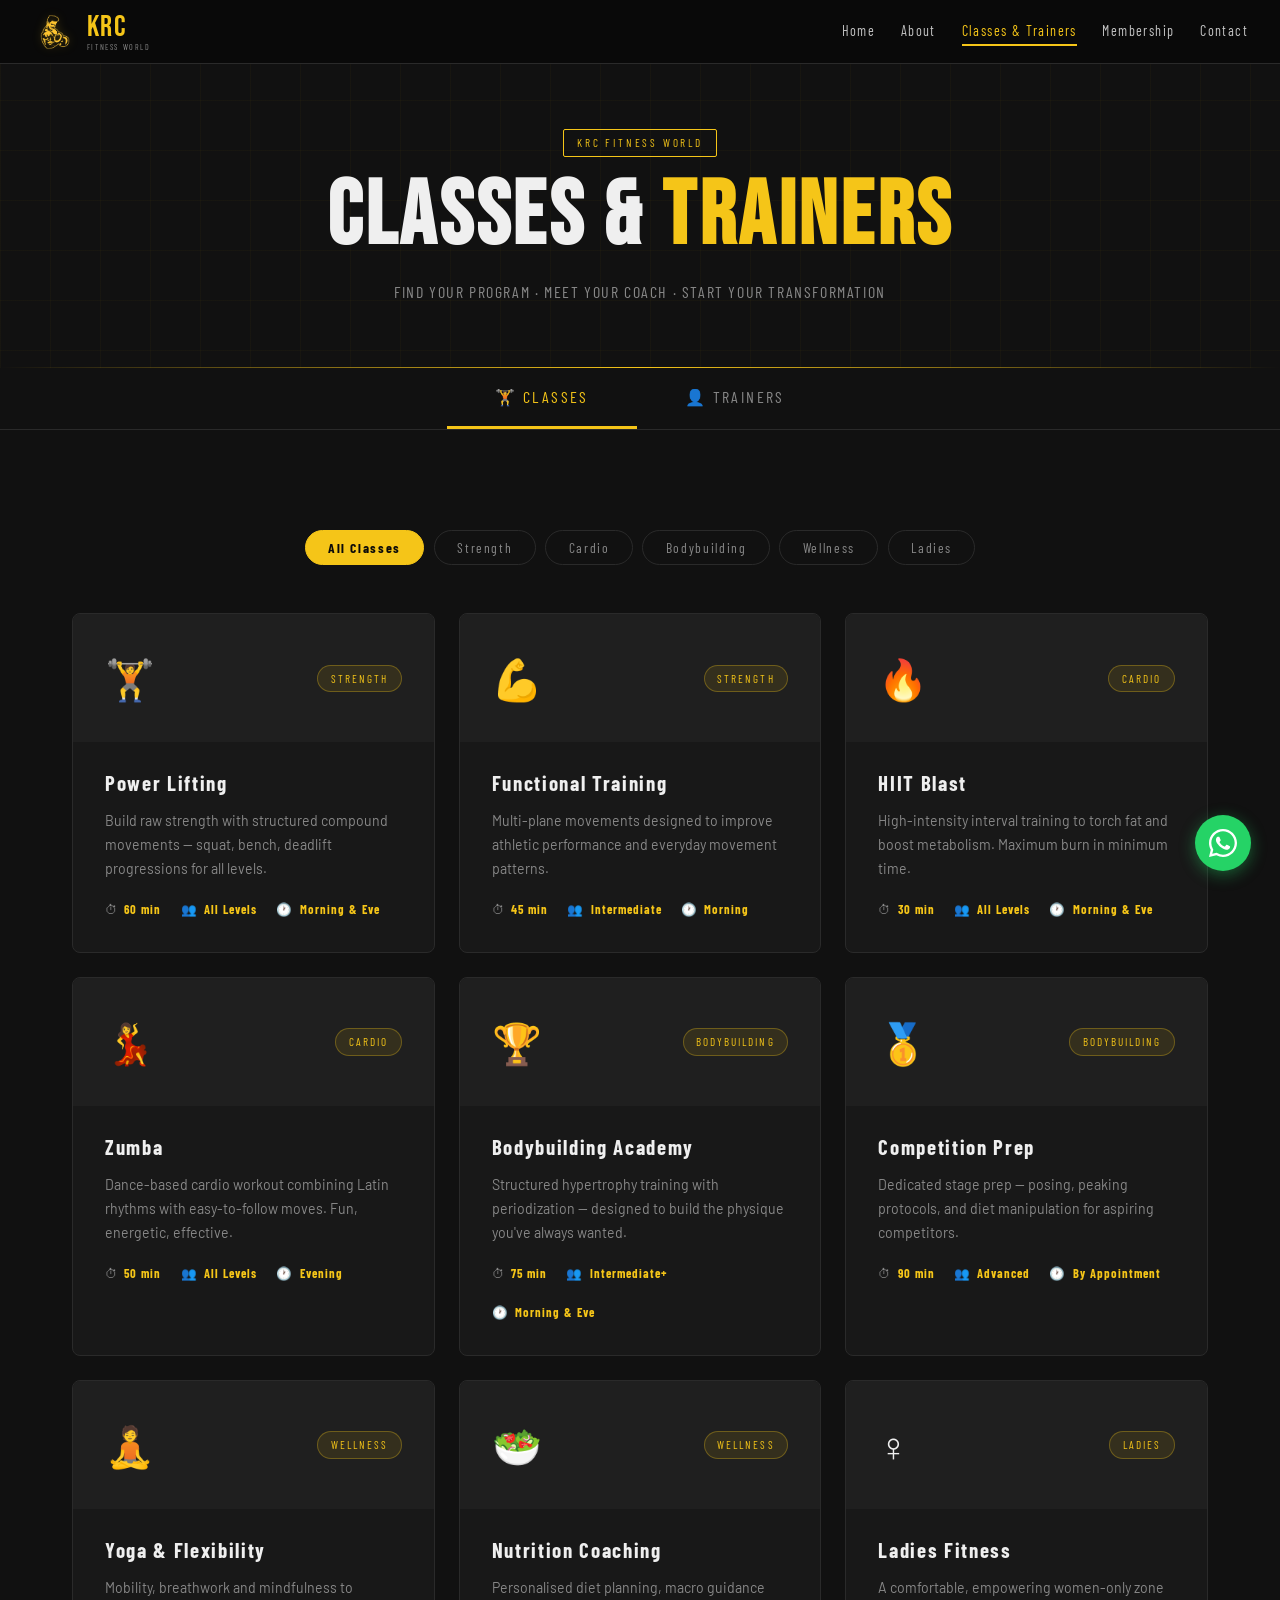
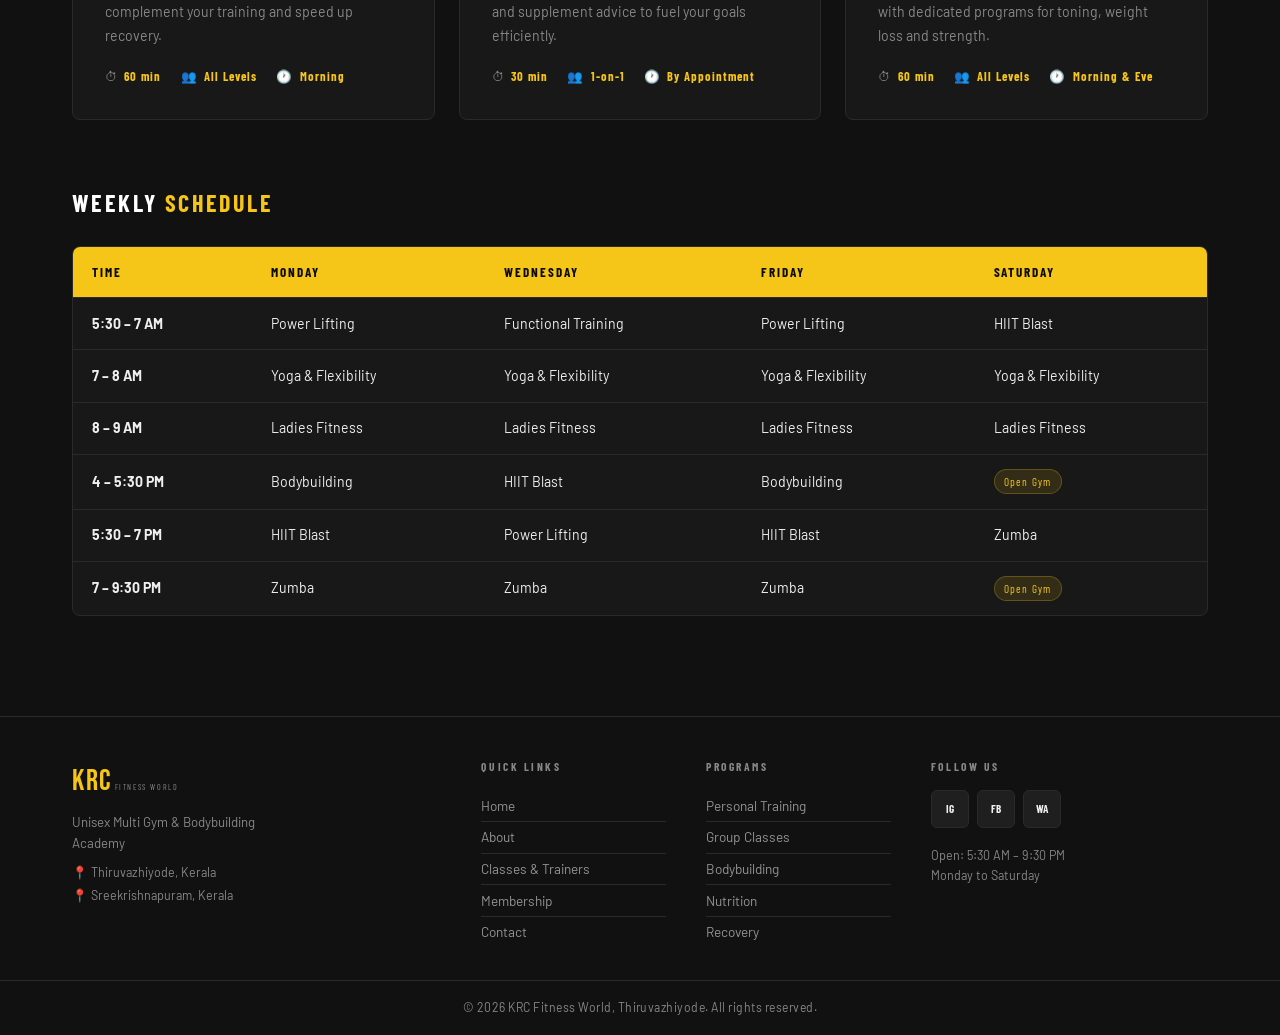
<file: classes-trainers.html>
<!DOCTYPE html>
<html lang="en">
<head>
  <meta charset="UTF-8" />
  <meta name="viewport" content="width=device-width, initial-scale=1.0"/>
  <title>Classes & Trainers — KRC Fitness World</title>
  <link rel="preconnect" href="https://fonts.googleapis.com">
  <link href="https://fonts.googleapis.com/css2?family=Bebas+Neue&family=Barlow:wght@300;400;500;600;700;900&family=Barlow+Condensed:wght@400;600;700;900&display=swap" rel="stylesheet">
  <link rel="stylesheet" href="css/style.css">
  <style>
    /* ── PAGE HERO ── */
    .page-hero {
      padding: calc(var(--nav-h) + 4rem) 0 4rem;
      background: var(--dark);
      text-align: center;
      position: relative;
      overflow: hidden;
    }
    .page-hero::after {
      content: '';
      position: absolute;
      bottom: 0; left: 0; right: 0;
      height: 1px;
      background: linear-gradient(90deg, transparent, var(--gold), transparent);
    }
    .page-hero-bg {
      position: absolute; inset: 0; pointer-events: none;
      background-image:
        linear-gradient(rgba(245,197,24,0.03) 1px, transparent 1px),
        linear-gradient(90deg, rgba(245,197,24,0.03) 1px, transparent 1px);
      background-size: 50px 50px;
    }
    .page-hero .section-tag { margin-bottom: 1rem; }
    .page-hero h1 {
      font-family: var(--font-head);
      font-size: clamp(3rem, 7vw, 6rem);
      letter-spacing: 0.04em;
      line-height: 1;
    }
    .page-hero p {
      font-family: var(--font-cond);
      font-size: 1rem;
      letter-spacing: 0.1em;
      color: var(--muted);
      margin-top: 1rem;
    }

    /* ── TAB NAV ── */
    .tab-nav {
      display: flex;
      justify-content: center;
      gap: 0;
      background: var(--dark);
      border-bottom: 1px solid var(--border);
      position: sticky;
      top: var(--nav-h);
      z-index: 50;
    }
    .tab-btn {
      font-family: var(--font-cond);
      font-size: 1rem;
      letter-spacing: 0.15em;
      color: var(--muted);
      background: none;
      border: none;
      padding: 1.2rem 3rem;
      cursor: pointer;
      border-bottom: 3px solid transparent;
      transition: color 0.2s, border-color 0.2s;
      position: relative;
    }
    .tab-btn:hover { color: var(--white); }
    .tab-btn.active { color: var(--gold); border-bottom-color: var(--gold); }

    /* ── TAB CONTENT ── */
    .tab-content { display: none; }
    .tab-content.active { display: block; }

    /* ── CLASSES FILTER ── */
    .filter-bar {
      display: flex;
      justify-content: center;
      gap: 0.6rem;
      flex-wrap: wrap;
      margin-bottom: 3rem;
    }
    .filter-btn {
      font-family: var(--font-cond);
      font-size: 0.85rem;
      letter-spacing: 0.12em;
      padding: 0.5rem 1.4rem;
      border: 1px solid var(--border);
      border-radius: 30px;
      background: transparent;
      color: var(--muted);
      cursor: pointer;
      transition: all 0.2s;
    }
    .filter-btn:hover { border-color: var(--gold); color: var(--gold); }
    .filter-btn.active { background: var(--gold); color: var(--black); border-color: var(--gold); font-weight: 700; }

    /* ── CLASS CARDS ── */
    .classes-grid {
      display: grid;
      grid-template-columns: repeat(3, 1fr);
      gap: 1.5rem;
    }
    .class-card {
      background: var(--card);
      border: 1px solid var(--border);
      border-radius: 8px;
      overflow: hidden;
      transition: transform 0.3s, border-color 0.3s;
    }
    .class-card:hover { transform: translateY(-5px); border-color: var(--gold); }
    .class-card-top {
      background: var(--card2);
      padding: 2rem;
      display: flex;
      align-items: center;
      justify-content: space-between;
    }
    .class-icon { font-size: 2.5rem; }
    .class-tag {
      font-family: var(--font-cond);
      font-size: 0.7rem;
      letter-spacing: 0.18em;
      padding: 0.25rem 0.8rem;
      border-radius: 20px;
      background: rgba(245,197,24,0.1);
      color: var(--gold);
      border: 1px solid rgba(245,197,24,0.3);
    }
    .class-card-body { padding: 1.5rem 2rem 2rem; }
    .class-card-body h3 {
      font-family: var(--font-cond);
      font-size: 1.3rem;
      letter-spacing: 0.08em;
      margin-bottom: 0.6rem;
    }
    .class-card-body p { font-size: 0.88rem; color: var(--muted); line-height: 1.7; margin-bottom: 1.2rem; }
    .class-meta {
      display: flex;
      gap: 1.2rem;
      flex-wrap: wrap;
    }
    .class-meta span {
      font-family: var(--font-cond);
      font-size: 0.78rem;
      letter-spacing: 0.08em;
      color: var(--muted);
      display: flex;
      align-items: center;
      gap: 0.4rem;
    }
    .class-meta span b { color: var(--gold); }
    .class-card[data-hidden="true"] { display: none; }

    /* ── SCHEDULE TABLE ── */
    .schedule-section { margin-top: 4rem; }
    .schedule-section h2 {
      font-family: var(--font-cond);
      font-size: 1.5rem;
      letter-spacing: 0.1em;
      margin-bottom: 1.5rem;
      color: var(--white);
    }
    .schedule-table-wrap {
      background: var(--card);
      border: 1px solid var(--border);
      border-radius: 8px;
      overflow: auto;
    }
    .schedule-table { width: 100%; border-collapse: collapse; min-width: 600px; }
    .schedule-table th {
      background: var(--gold);
      color: var(--black);
      font-family: var(--font-cond);
      font-size: 0.82rem;
      letter-spacing: 0.15em;
      padding: 0.9rem 1.2rem;
      text-align: left;
    }
    .schedule-table td {
      padding: 0.9rem 1.2rem;
      font-size: 0.88rem;
      border-top: 1px solid var(--border);
      color: var(--text);
    }
    .schedule-table tr:hover td { background: rgba(255,255,255,0.02); }
    .sch-badge {
      display: inline-block;
      font-family: var(--font-cond);
      font-size: 0.7rem;
      letter-spacing: 0.1em;
      padding: 0.15rem 0.6rem;
      border-radius: 20px;
      background: rgba(245,197,24,0.12);
      color: var(--gold);
      border: 1px solid rgba(245,197,24,0.25);
    }

    /* ── TRAINERS ── */
    .trainers-grid {
      display: grid;
      grid-template-columns: repeat(3, 1fr);
      gap: 2rem;
    }
    .trainer-card {
      background: var(--card);
      border: 1px solid var(--border);
      border-radius: 10px;
      overflow: hidden;
      transition: transform 0.3s, border-color 0.3s;
      text-align: center;
    }
    .trainer-card:hover { transform: translateY(-6px); border-color: var(--gold); }
    .trainer-avatar {
      background: linear-gradient(135deg, var(--card2), #1a1600);
      height: 200px;
      display: flex;
      align-items: center;
      justify-content: center;
      font-size: 5rem;
      border-bottom: 2px solid var(--border);
      position: relative;
      overflow: hidden;
    }
    .trainer-avatar::before {
      content: '';
      position: absolute;
      bottom: 0; left: 0; right: 0;
      height: 3px;
      background: var(--gold);
    }
    .trainer-body { padding: 1.8rem 1.5rem; }
    .trainer-body h3 {
      font-family: var(--font-cond);
      font-size: 1.3rem;
      letter-spacing: 0.08em;
      margin-bottom: 0.3rem;
    }
    .trainer-role {
      font-family: var(--font-cond);
      font-size: 0.78rem;
      letter-spacing: 0.18em;
      color: var(--gold);
      margin-bottom: 1rem;
    }
    .trainer-body p { font-size: 0.85rem; color: var(--muted); line-height: 1.7; margin-bottom: 1.2rem; }
    .trainer-skills {
      display: flex;
      flex-wrap: wrap;
      gap: 0.4rem;
      justify-content: center;
    }
    .skill-tag {
      font-family: var(--font-cond);
      font-size: 0.7rem;
      letter-spacing: 0.1em;
      padding: 0.2rem 0.7rem;
      border: 1px solid var(--border);
      border-radius: 20px;
      color: var(--muted);
    }

    /* Responsive */
    @media (max-width: 900px) {
      .classes-grid, .trainers-grid { grid-template-columns: repeat(2, 1fr); }
    }
    @media (max-width: 600px) {
      .classes-grid, .trainers-grid { grid-template-columns: 1fr; }
      .tab-btn { padding: 1rem 1.5rem; font-size: 0.88rem; }
    }
  </style>
</head>
<body>

  <!-- NAVBAR -->
  <header id="navbar">
    <div class="nav-container">
      <a href="index.html" class="nav-logo">
        <img src="images/logo.png" alt="KRC Logo" class="nav-logo-img" />
        <div class="nav-logo-text">
          <span class="logo-krc">KRC</span>
          <span class="logo-sub">FITNESS WORLD</span>
        </div>
      </a>
      <nav class="nav-links" id="navLinks">
        <a href="index.html">Home</a>
        <a href="about.html">About</a>
        <a href="classes-trainers.html" class="active">Classes & Trainers</a>
        <a href="membership.html">Membership</a>
        <a href="index.html#enquiry">Contact</a>
      </nav>
      <button class="hamburger" onclick="toggleMenu()"><span></span><span></span><span></span></button>
    </div>
  </header>

  <!-- PAGE HERO -->
  <div class="page-hero">
    <div class="page-hero-bg"></div>
    <div class="container" style="position:relative;z-index:1;">
      <span class="section-tag">KRC FITNESS WORLD</span>
      <h1>CLASSES & <span class="gold">TRAINERS</span></h1>
      <p>FIND YOUR PROGRAM · MEET YOUR COACH · START YOUR TRANSFORMATION</p>
    </div>
  </div>

  <!-- TAB NAV -->
  <div class="tab-nav">
    <button class="tab-btn active" onclick="switchTab('classes', this)">🏋️ CLASSES</button>
    <button class="tab-btn" onclick="switchTab('trainers', this)">👤 TRAINERS</button>
  </div>

  <!-- ══════ CLASSES TAB ══════ -->
  <div id="tab-classes" class="tab-content active">
    <section class="section" style="background:var(--dark);">
      <div class="container">

        <!-- Filter -->
        <div class="filter-bar">
          <button class="filter-btn active" onclick="filterClasses('all', this)">All Classes</button>
          <button class="filter-btn" onclick="filterClasses('strength', this)">Strength</button>
          <button class="filter-btn" onclick="filterClasses('cardio', this)">Cardio</button>
          <button class="filter-btn" onclick="filterClasses('body', this)">Bodybuilding</button>
          <button class="filter-btn" onclick="filterClasses('wellness', this)">Wellness</button>
          <button class="filter-btn" onclick="filterClasses('ladies', this)">Ladies</button>
        </div>

        <!-- Cards -->
        <div class="classes-grid">

          <div class="class-card reveal" data-cat="strength">
            <div class="class-card-top">
              <div class="class-icon">🏋️</div>
              <span class="class-tag">STRENGTH</span>
            </div>
            <div class="class-card-body">
              <h3>Power Lifting</h3>
              <p>Build raw strength with structured compound movements — squat, bench, deadlift progressions for all levels.</p>
              <div class="class-meta">
                <span>⏱ <b>60 min</b></span>
                <span>👥 <b>All Levels</b></span>
                <span>🕐 <b>Morning & Eve</b></span>
              </div>
            </div>
          </div>

          <div class="class-card reveal" style="--rd:0.1s" data-cat="strength">
            <div class="class-card-top">
              <div class="class-icon">💪</div>
              <span class="class-tag">STRENGTH</span>
            </div>
            <div class="class-card-body">
              <h3>Functional Training</h3>
              <p>Multi-plane movements designed to improve athletic performance and everyday movement patterns.</p>
              <div class="class-meta">
                <span>⏱ <b>45 min</b></span>
                <span>👥 <b>Intermediate</b></span>
                <span>🕐 <b>Morning</b></span>
              </div>
            </div>
          </div>

          <div class="class-card reveal" style="--rd:0.2s" data-cat="cardio">
            <div class="class-card-top">
              <div class="class-icon">🔥</div>
              <span class="class-tag">CARDIO</span>
            </div>
            <div class="class-card-body">
              <h3>HIIT Blast</h3>
              <p>High-intensity interval training to torch fat and boost metabolism. Maximum burn in minimum time.</p>
              <div class="class-meta">
                <span>⏱ <b>30 min</b></span>
                <span>👥 <b>All Levels</b></span>
                <span>🕐 <b>Morning & Eve</b></span>
              </div>
            </div>
          </div>

          <div class="class-card reveal" style="--rd:0.1s" data-cat="cardio">
            <div class="class-card-top">
              <div class="class-icon">💃</div>
              <span class="class-tag">CARDIO</span>
            </div>
            <div class="class-card-body">
              <h3>Zumba</h3>
              <p>Dance-based cardio workout combining Latin rhythms with easy-to-follow moves. Fun, energetic, effective.</p>
              <div class="class-meta">
                <span>⏱ <b>50 min</b></span>
                <span>👥 <b>All Levels</b></span>
                <span>🕐 <b>Evening</b></span>
              </div>
            </div>
          </div>

          <div class="class-card reveal" style="--rd:0.2s" data-cat="body">
            <div class="class-card-top">
              <div class="class-icon">🏆</div>
              <span class="class-tag">BODYBUILDING</span>
            </div>
            <div class="class-card-body">
              <h3>Bodybuilding Academy</h3>
              <p>Structured hypertrophy training with periodization — designed to build the physique you've always wanted.</p>
              <div class="class-meta">
                <span>⏱ <b>75 min</b></span>
                <span>👥 <b>Intermediate+</b></span>
                <span>🕐 <b>Morning & Eve</b></span>
              </div>
            </div>
          </div>

          <div class="class-card reveal" style="--rd:0.1s" data-cat="body">
            <div class="class-card-top">
              <div class="class-icon">🥇</div>
              <span class="class-tag">BODYBUILDING</span>
            </div>
            <div class="class-card-body">
              <h3>Competition Prep</h3>
              <p>Dedicated stage prep — posing, peaking protocols, and diet manipulation for aspiring competitors.</p>
              <div class="class-meta">
                <span>⏱ <b>90 min</b></span>
                <span>👥 <b>Advanced</b></span>
                <span>🕐 <b>By Appointment</b></span>
              </div>
            </div>
          </div>

          <div class="class-card reveal" style="--rd:0.2s" data-cat="wellness">
            <div class="class-card-top">
              <div class="class-icon">🧘</div>
              <span class="class-tag">WELLNESS</span>
            </div>
            <div class="class-card-body">
              <h3>Yoga & Flexibility</h3>
              <p>Mobility, breathwork and mindfulness to complement your training and speed up recovery.</p>
              <div class="class-meta">
                <span>⏱ <b>60 min</b></span>
                <span>👥 <b>All Levels</b></span>
                <span>🕐 <b>Morning</b></span>
              </div>
            </div>
          </div>

          <div class="class-card reveal" style="--rd:0.1s" data-cat="wellness">
            <div class="class-card-top">
              <div class="class-icon">🥗</div>
              <span class="class-tag">WELLNESS</span>
            </div>
            <div class="class-card-body">
              <h3>Nutrition Coaching</h3>
              <p>Personalised diet planning, macro guidance and supplement advice to fuel your goals efficiently.</p>
              <div class="class-meta">
                <span>⏱ <b>30 min</b></span>
                <span>👥 <b>1-on-1</b></span>
                <span>🕐 <b>By Appointment</b></span>
              </div>
            </div>
          </div>

          <div class="class-card reveal" style="--rd:0.2s" data-cat="ladies">
            <div class="class-card-top">
              <div class="class-icon">♀️</div>
              <span class="class-tag">LADIES</span>
            </div>
            <div class="class-card-body">
              <h3>Ladies Fitness</h3>
              <p>A comfortable, empowering women-only zone with dedicated programs for toning, weight loss and strength.</p>
              <div class="class-meta">
                <span>⏱ <b>60 min</b></span>
                <span>👥 <b>All Levels</b></span>
                <span>🕐 <b>Morning & Eve</b></span>
              </div>
            </div>
          </div>

        </div>

        <!-- Schedule -->
        <div class="schedule-section reveal">
          <h2>WEEKLY <span class="gold">SCHEDULE</span></h2>
          <div class="schedule-table-wrap">
            <table class="schedule-table">
              <thead>
                <tr>
                  <th>TIME</th>
                  <th>MONDAY</th>
                  <th>WEDNESDAY</th>
                  <th>FRIDAY</th>
                  <th>SATURDAY</th>
                </tr>
              </thead>
              <tbody>
                <tr>
                  <td><b>5:30 – 7 AM</b></td>
                  <td>Power Lifting</td>
                  <td>Functional Training</td>
                  <td>Power Lifting</td>
                  <td>HIIT Blast</td>
                </tr>
                <tr>
                  <td><b>7 – 8 AM</b></td>
                  <td>Yoga & Flexibility</td>
                  <td>Yoga & Flexibility</td>
                  <td>Yoga & Flexibility</td>
                  <td>Yoga & Flexibility</td>
                </tr>
                <tr>
                  <td><b>8 – 9 AM</b></td>
                  <td>Ladies Fitness</td>
                  <td>Ladies Fitness</td>
                  <td>Ladies Fitness</td>
                  <td>Ladies Fitness</td>
                </tr>
                <tr>
                  <td><b>4 – 5:30 PM</b></td>
                  <td>Bodybuilding</td>
                  <td>HIIT Blast</td>
                  <td>Bodybuilding</td>
                  <td><span class="sch-badge">Open Gym</span></td>
                </tr>
                <tr>
                  <td><b>5:30 – 7 PM</b></td>
                  <td>HIIT Blast</td>
                  <td>Power Lifting</td>
                  <td>HIIT Blast</td>
                  <td>Zumba</td>
                </tr>
                <tr>
                  <td><b>7 – 9:30 PM</b></td>
                  <td>Zumba</td>
                  <td>Zumba</td>
                  <td>Zumba</td>
                  <td><span class="sch-badge">Open Gym</span></td>
                </tr>
              </tbody>
            </table>
          </div>
        </div>

      </div>
    </section>
  </div>

  <!-- ══════ TRAINERS TAB ══════ -->
  <div id="tab-trainers" class="tab-content">
    <section class="section" style="background:var(--dark);">
      <div class="container">
        <div class="section-header">
          <span class="section-tag">OUR COACHES</span>
          <h2 class="section-title">MEET THE <span class="gold">TEAM</span></h2>
        </div>
        <div class="trainers-grid">

          <div class="trainer-card reveal">
            <div class="trainer-avatar">👨‍💼</div>
            <div class="trainer-body">
              <h3>Trainer Name</h3>
              <div class="trainer-role">HEAD COACH · BODYBUILDING</div>
              <p>Over 8 years of experience in competitive bodybuilding and strength coaching. Certified ISSA trainer.</p>
              <div class="trainer-skills">
                <span class="skill-tag">Bodybuilding</span>
                <span class="skill-tag">Strength</span>
                <span class="skill-tag">Competition Prep</span>
              </div>
            </div>
          </div>

          <div class="trainer-card reveal" style="--rd:0.1s">
            <div class="trainer-avatar">👩‍💼</div>
            <div class="trainer-body">
              <h3>Trainer Name</h3>
              <div class="trainer-role">FITNESS COACH · LADIES SECTION</div>
              <p>Specialises in women's fitness, weight loss and toning with a holistic approach to health and wellbeing.</p>
              <div class="trainer-skills">
                <span class="skill-tag">Weight Loss</span>
                <span class="skill-tag">Toning</span>
                <span class="skill-tag">Nutrition</span>
              </div>
            </div>
          </div>

          <div class="trainer-card reveal" style="--rd:0.2s">
            <div class="trainer-avatar">🧑‍💼</div>
            <div class="trainer-body">
              <h3>Trainer Name</h3>
              <div class="trainer-role">PT COACH · HIIT & CARDIO</div>
              <p>Expert in high-intensity training and functional fitness. Motivates members to push beyond their limits.</p>
              <div class="trainer-skills">
                <span class="skill-tag">HIIT</span>
                <span class="skill-tag">Cardio</span>
                <span class="skill-tag">Functional</span>
              </div>
            </div>
          </div>

          <div class="trainer-card reveal" style="--rd:0.1s">
            <div class="trainer-avatar">👨‍🏫</div>
            <div class="trainer-body">
              <h3>Trainer Name</h3>
              <div class="trainer-role">YOGA & WELLNESS COACH</div>
              <p>Certified yoga instructor with deep expertise in mobility, flexibility, and recovery protocols.</p>
              <div class="trainer-skills">
                <span class="skill-tag">Yoga</span>
                <span class="skill-tag">Mobility</span>
                <span class="skill-tag">Recovery</span>
              </div>
            </div>
          </div>

          <div class="trainer-card reveal" style="--rd:0.2s">
            <div class="trainer-avatar">👩‍🏫</div>
            <div class="trainer-body">
              <h3>Trainer Name</h3>
              <div class="trainer-role">ZUMBA INSTRUCTOR</div>
              <p>High-energy Zumba and dance fitness instructor. Makes every session fun, effective and unforgettable.</p>
              <div class="trainer-skills">
                <span class="skill-tag">Zumba</span>
                <span class="skill-tag">Dance Fitness</span>
                <span class="skill-tag">Cardio</span>
              </div>
            </div>
          </div>

          <div class="trainer-card reveal" style="--rd:0.3s">
            <div class="trainer-avatar">🧑‍🔬</div>
            <div class="trainer-body">
              <h3>Trainer Name</h3>
              <div class="trainer-role">NUTRITION SPECIALIST</div>
              <p>Diet planning, supplement guidance and body composition analysis to maximise your training results.</p>
              <div class="trainer-skills">
                <span class="skill-tag">Diet Planning</span>
                <span class="skill-tag">Supplements</span>
                <span class="skill-tag">Body Composition</span>
              </div>
            </div>
          </div>

        </div>
      </div>
    </section>
  </div>

  <!-- FOOTER -->
  <footer class="footer">
    <div class="footer-inner container">
      <div class="footer-brand">
        <span class="logo-krc">KRC</span>
        <span class="logo-sub">FITNESS WORLD</span>
        <p>Unisex Multi Gym &amp; Bodybuilding Academy</p>
        <div class="footer-locations">
          <div>📍 Thiruvazhiyode, Kerala</div>
          <div>📍 Sreekrishnapuram, Kerala</div>
        </div>
      </div>
      <div class="footer-links">
        <h4>QUICK LINKS</h4>
        <a href="index.html">Home</a>
        <a href="about.html">About</a>
        <a href="classes-trainers.html">Classes & Trainers</a>
        <a href="membership.html">Membership</a>
        <a href="index.html#enquiry">Contact</a>
      </div>
      <div class="footer-links">
        <h4>PROGRAMS</h4>
        <a href="classes-trainers.html">Personal Training</a>
        <a href="classes-trainers.html">Group Classes</a>
        <a href="classes-trainers.html">Bodybuilding</a>
        <a href="classes-trainers.html">Nutrition</a>
        <a href="classes-trainers.html">Recovery</a>
      </div>
      <div class="footer-social">
        <h4>FOLLOW US</h4>
        <div class="social-icons">
          <a href="#" class="soc-btn">IG</a>
          <a href="#" class="soc-btn">FB</a>
          <a href="https://wa.me/91XXXXXXXXXX" class="soc-btn wa">WA</a>
        </div>
        <p class="footer-timing">Open: 5:30 AM – 9:30 PM<br>Monday to Saturday</p>
      </div>
    </div>
    <div class="footer-bottom">
      <span>© 2026 KRC Fitness World, Thiruvazhiyode. All rights reserved.</span>
    </div>
  </footer>

  <a href="https://wa.me/91XXXXXXXXXX" class="whatsapp-float" target="_blank">
    <svg xmlns="http://www.w3.org/2000/svg" viewBox="0 0 32 32" fill="white" width="28" height="28">
      <path d="M16 0C7.163 0 0 7.163 0 16c0 2.825.738 5.476 2.031 7.775L0 32l8.418-2.007A15.934 15.934 0 0016 32c8.837 0 16-7.163 16-16S24.837 0 16 0zm0 29.333a13.267 13.267 0 01-6.765-1.851l-.485-.289-5.003 1.193 1.224-4.872-.316-.5A13.244 13.244 0 012.667 16C2.667 8.636 8.636 2.667 16 2.667S29.333 8.636 29.333 16 23.364 29.333 16 29.333zm7.273-9.912c-.397-.199-2.352-1.16-2.717-1.292-.365-.132-.63-.199-.896.199-.266.398-1.029 1.293-1.261 1.558-.232.266-.464.299-.862.1-.397-.2-1.679-.619-3.198-1.973-1.182-1.053-1.98-2.352-2.212-2.75-.232-.397-.025-.612.174-.81.179-.178.398-.464.597-.697.199-.232.265-.398.397-.663.133-.266.066-.498-.033-.697-.1-.199-.896-2.16-1.228-2.957-.323-.776-.65-.671-.896-.683l-.763-.013c-.266 0-.697.1-1.062.498-.365.398-1.394 1.36-1.394 3.317 0 1.957 1.427 3.848 1.626 4.114.2.265 2.808 4.287 6.803 6.014.951.411 1.693.656 2.272.84.954.303 1.823.26 2.51.158.765-.114 2.352-.961 2.684-1.889.332-.928.332-1.724.232-1.889-.099-.166-.365-.265-.763-.464z"/>
    </svg>
  </a>

  <script src="js/main.js"></script>
  <script>
    function switchTab(tab, btn) {
      document.querySelectorAll('.tab-content').forEach(t => t.classList.remove('active'));
      document.querySelectorAll('.tab-btn').forEach(b => b.classList.remove('active'));
      document.getElementById('tab-' + tab).classList.add('active');
      btn.classList.add('active');
      // Re-trigger reveal animations
      document.querySelectorAll('#tab-' + tab + ' .reveal').forEach(el => {
        el.classList.remove('visible');
        setTimeout(() => el.classList.add('visible'), 50);
      });
    }

    function filterClasses(cat, btn) {
      document.querySelectorAll('.filter-btn').forEach(b => b.classList.remove('active'));
      btn.classList.add('active');
      document.querySelectorAll('.class-card').forEach(card => {
        if (cat === 'all' || card.dataset.cat === cat) {
          card.removeAttribute('data-hidden');
          card.style.display = '';
        } else {
          card.style.display = 'none';
        }
      });
    }
  </script>
</body>
</html>
</file>
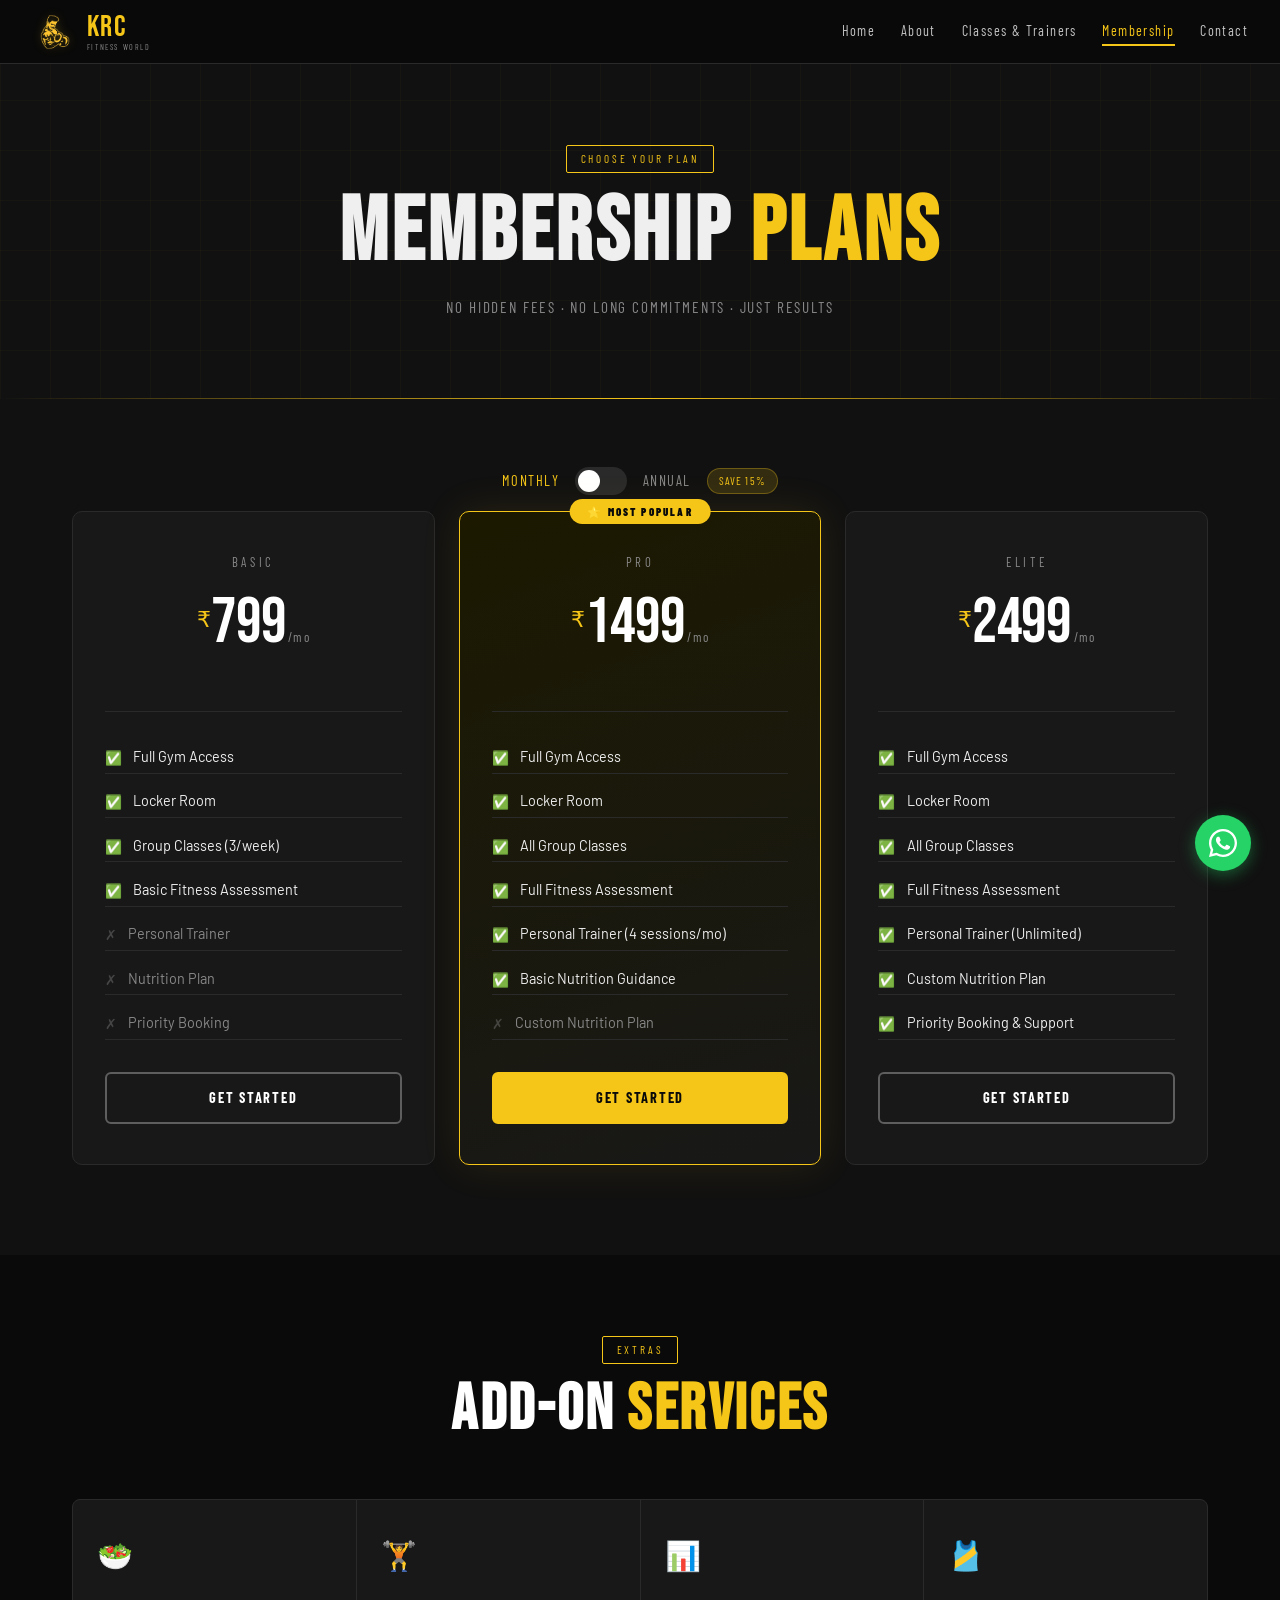
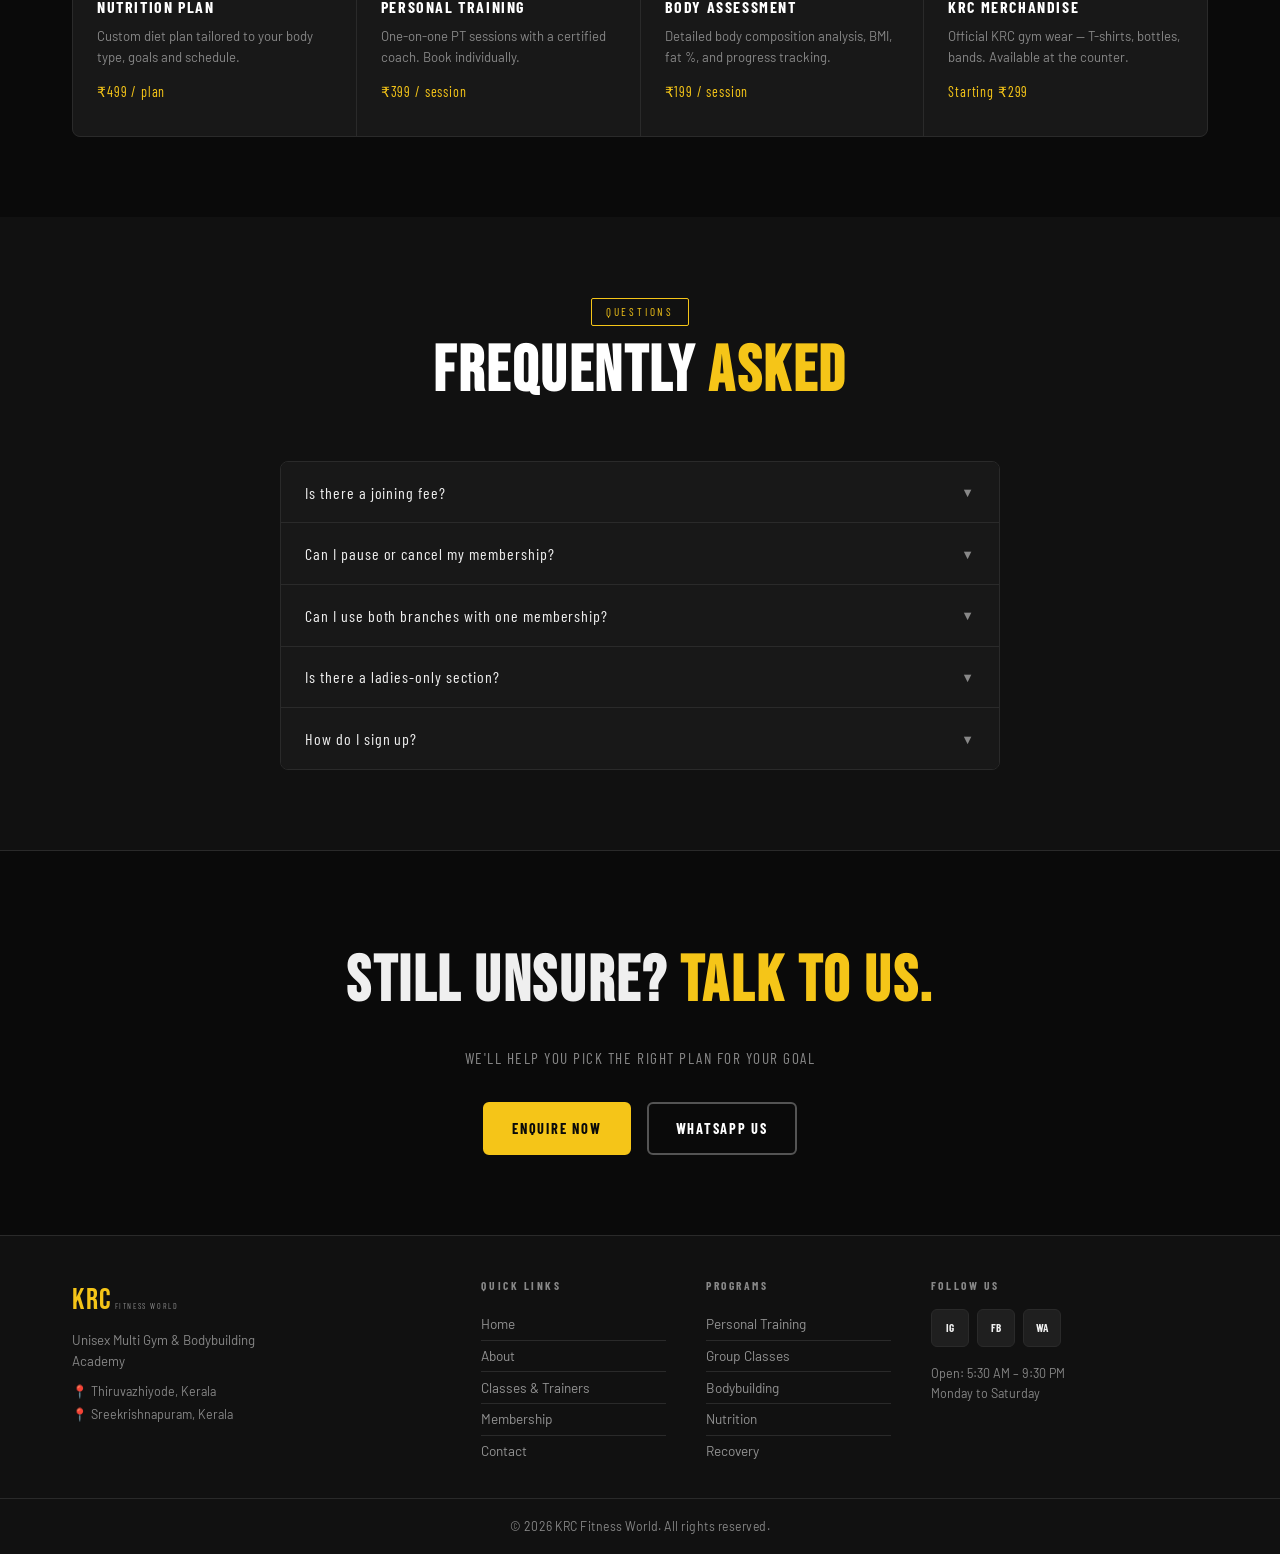
<file: membership.html>
<!DOCTYPE html>
<html lang="en">
<head>
  <meta charset="UTF-8"/>
  <meta name="viewport" content="width=device-width, initial-scale=1.0"/>
  <title>Membership — KRC Fitness World</title>
  <link rel="preconnect" href="https://fonts.googleapis.com">
  <link href="https://fonts.googleapis.com/css2?family=Bebas+Neue&family=Barlow:wght@300;400;500;600;700&family=Barlow+Condensed:wght@400;600;700;900&display=swap" rel="stylesheet">
  <link rel="stylesheet" href="css/style.css">
  <style>
    /* ── PAGE HERO ── */
    .page-hero {
      padding: calc(var(--nav-h) + 5rem) 0 5rem;
      background: var(--dark);
      text-align: center;
      position: relative;
      overflow: hidden;
    }
    .page-hero-grid {
      position: absolute; inset: 0; pointer-events: none;
      background-image:
        linear-gradient(rgba(245,197,24,0.03) 1px, transparent 1px),
        linear-gradient(90deg, rgba(245,197,24,0.03) 1px, transparent 1px);
      background-size: 50px 50px;
    }
    .page-hero::after {
      content: ''; position: absolute; bottom: 0; left: 0; right: 0;
      height: 1px;
      background: linear-gradient(90deg, transparent, var(--gold), transparent);
    }
    .page-hero-inner { position: relative; z-index: 1; }
    .page-hero-inner .section-tag { margin-bottom: 1rem; }
    .page-hero-inner h1 {
      font-family: var(--font-head);
      font-size: clamp(3rem, 7vw, 6rem);
      letter-spacing: 0.04em;
      line-height: 1;
      margin-bottom: 1rem;
    }
    .page-hero-inner p {
      font-family: var(--font-cond);
      font-size: 0.95rem;
      letter-spacing: 0.12em;
      color: var(--muted);
    }

    /* ── BILLING TOGGLE ── */
    .billing-toggle {
      display: flex;
      align-items: center;
      justify-content: center;
      gap: 1rem;
      margin: 3rem 0 1rem;
    }
    .billing-label {
      font-family: var(--font-cond);
      font-size: 0.9rem;
      letter-spacing: 0.1em;
      color: var(--muted);
      cursor: pointer;
      transition: color 0.2s;
    }
    .billing-label.active { color: var(--gold); }
    .toggle-pill {
      position: relative;
      width: 52px; height: 28px;
      background: var(--border);
      border-radius: 28px;
      cursor: pointer;
      transition: background 0.3s;
    }
    .toggle-pill.annual { background: var(--gold); }
    .toggle-pill::after {
      content: '';
      position: absolute;
      width: 22px; height: 22px;
      background: var(--white);
      border-radius: 50%;
      top: 3px; left: 3px;
      transition: transform 0.3s;
    }
    .toggle-pill.annual::after { transform: translateX(24px); background: var(--black); }
    .save-badge {
      font-family: var(--font-cond);
      font-size: 0.7rem;
      letter-spacing: 0.1em;
      background: rgba(245,197,24,0.15);
      color: var(--gold);
      border: 1px solid rgba(245,197,24,0.3);
      padding: 0.2rem 0.7rem;
      border-radius: 20px;
    }

    /* ── PLANS ── */
    .plans-section { padding: 20px 0 90px; background: var(--dark); }
    .plans-row {
      display: grid;
      grid-template-columns: repeat(3, 1fr);
      gap: 1.5rem;
      margin-top: 0;
    }
    .plan-card {
      background: var(--card);
      border: 1px solid var(--border);
      border-radius: 10px;
      padding: 2.5rem 2rem;
      position: relative;
      display: flex;
      flex-direction: column;
      transition: transform 0.3s, border-color 0.3s, box-shadow 0.3s;
    }
    .plan-card:hover {
      transform: translateY(-6px);
      border-color: rgba(245,197,24,0.4);
    }
    .plan-card.featured {
      border-color: var(--gold);
      background: linear-gradient(160deg, #1c1900, var(--card));
      box-shadow: 0 0 40px rgba(245,197,24,0.1);
    }
    .plan-card.featured:hover {
      box-shadow: 0 0 55px rgba(245,197,24,0.18);
    }
    .plan-badge {
      position: absolute;
      top: -13px; left: 50%;
      transform: translateX(-50%);
      background: var(--gold);
      color: var(--black);
      font-family: var(--font-cond);
      font-weight: 900;
      font-size: 0.68rem;
      letter-spacing: 0.2em;
      padding: 0.25rem 1.1rem;
      border-radius: 20px;
      white-space: nowrap;
    }
    .plan-name {
      font-family: var(--font-cond);
      font-size: 0.8rem;
      letter-spacing: 0.28em;
      color: var(--muted);
      margin-bottom: 1.2rem;
    }
    .plan-price-wrap {
      margin-bottom: 0.5rem;
    }
    .plan-price-wrap .currency {
      font-family: var(--font-cond);
      font-size: 1.4rem;
      color: var(--gold);
      vertical-align: top;
      margin-top: 0.6rem;
      display: inline-block;
    }
    .plan-price-wrap .amount {
      font-family: var(--font-head);
      font-size: 4rem;
      color: var(--white);
      line-height: 1;
      letter-spacing: -0.02em;
    }
    .plan-price-wrap .period {
      font-family: var(--font-cond);
      font-size: 0.82rem;
      color: var(--muted);
      letter-spacing: 0.08em;
      margin-left: 0.2rem;
    }
    .plan-annual-note {
      font-size: 0.78rem;
      color: var(--muted);
      font-family: var(--font-cond);
      letter-spacing: 0.06em;
      margin-bottom: 1.8rem;
      min-height: 1.2rem;
    }
    .plan-divider {
      height: 1px;
      background: var(--border);
      margin-bottom: 1.8rem;
    }
    .plan-features {
      list-style: none;
      display: flex;
      flex-direction: column;
      gap: 0.75rem;
      flex: 1;
      margin-bottom: 2rem;
    }
    .plan-features li {
      display: flex;
      align-items: flex-start;
      gap: 0.7rem;
      font-size: 0.9rem;
      color: var(--text);
      line-height: 1.4;
    }
    .plan-features li .fi {
      font-size: 0.85rem;
      flex-shrink: 0;
      margin-top: 1px;
    }
    .plan-features li.off { color: var(--muted); }
    .plan-features li.off .fi { opacity: 0.4; }

    /* ── ADDONS ── */
    .addons-section { padding: 80px 0; background: var(--black); }
    .addons-grid {
      display: grid;
      grid-template-columns: repeat(4, 1fr);
      gap: 1px;
      background: var(--border);
      border: 1px solid var(--border);
      border-radius: 8px;
      overflow: hidden;
      margin-top: 3rem;
    }
    .addon-card {
      background: var(--card);
      padding: 2rem 1.5rem;
      transition: background 0.2s;
    }
    .addon-card:hover { background: var(--card2); }
    .addon-icon { font-size: 1.8rem; margin-bottom: 1rem; }
    .addon-card h4 {
      font-family: var(--font-cond);
      font-size: 1rem;
      letter-spacing: 0.1em;
      color: var(--white);
      margin-bottom: 0.4rem;
    }
    .addon-card p { font-size: 0.82rem; color: var(--muted); line-height: 1.6; }
    .addon-price {
      font-family: var(--font-cond);
      font-size: 0.88rem;
      color: var(--gold);
      margin-top: 0.8rem;
      letter-spacing: 0.06em;
    }

    /* ── FAQ ── */
    .faq-section { padding: 80px 0; background: var(--dark); }
    .faq-list {
      max-width: 720px;
      margin: 3rem auto 0;
      display: flex;
      flex-direction: column;
      gap: 0;
      border: 1px solid var(--border);
      border-radius: 8px;
      overflow: hidden;
    }
    .faq-item { border-bottom: 1px solid var(--border); }
    .faq-item:last-child { border-bottom: none; }
    .faq-q {
      width: 100%; display: flex; justify-content: space-between; align-items: center;
      padding: 1.3rem 1.5rem;
      background: var(--card);
      border: none; cursor: pointer;
      font-family: var(--font-cond);
      font-size: 1rem;
      letter-spacing: 0.06em;
      color: var(--text);
      text-align: left;
      transition: background 0.2s, color 0.2s;
      gap: 1rem;
    }
    .faq-q:hover { background: var(--card2); color: var(--gold); }
    .faq-q.open { color: var(--gold); background: var(--card2); }
    .faq-arrow {
      font-size: 0.8rem; flex-shrink: 0;
      transition: transform 0.3s;
      color: var(--muted);
    }
    .faq-q.open .faq-arrow { transform: rotate(180deg); color: var(--gold); }
    .faq-a {
      max-height: 0; overflow: hidden;
      transition: max-height 0.35s ease, padding 0.25s;
      background: var(--black);
    }
    .faq-a.open { max-height: 200px; }
    .faq-a-inner {
      padding: 1.2rem 1.5rem;
      font-size: 0.9rem;
      color: var(--muted);
      line-height: 1.8;
    }

    /* ── CTA ── */
    .mem-cta {
      padding: 80px 0;
      background: var(--black);
      text-align: center;
      border-top: 1px solid var(--border);
    }
    .mem-cta h2 {
      font-family: var(--font-head);
      font-size: clamp(2.5rem, 5vw, 4rem);
      letter-spacing: 0.04em;
      margin-bottom: 0.8rem;
    }
    .mem-cta p {
      font-family: var(--font-cond);
      font-size: 0.95rem;
      letter-spacing: 0.1em;
      color: var(--muted);
      margin-bottom: 2rem;
    }
    .cta-btns { display: flex; gap: 1rem; justify-content: center; flex-wrap: wrap; }

    /* ── RESPONSIVE ── */
    @media (max-width: 900px) {
      .addons-grid { grid-template-columns: repeat(2, 1fr); }
    }
    @media (max-width: 768px) {
      .plans-row { grid-template-columns: 1fr; max-width: 420px; margin: 0 auto; }
      .addons-grid { grid-template-columns: 1fr 1fr; }
    }
    @media (max-width: 480px) {
      .addons-grid { grid-template-columns: 1fr; }
    }
  </style>
</head>
<body>

  <!-- NAVBAR -->
  <header id="navbar">
    <div class="nav-container">
      <a href="index.html" class="nav-logo">
        <img src="images/logo.png" alt="KRC Logo" class="nav-logo-img"/>
        <div class="nav-logo-text">
          <span class="logo-krc">KRC</span>
          <span class="logo-sub">FITNESS WORLD</span>
        </div>
      </a>
      <nav class="nav-links" id="navLinks">
        <a href="index.html">Home</a>
        <a href="about.html">About</a>
        <a href="classes-trainers.html">Classes & Trainers</a>
        <a href="membership.html" class="active">Membership</a>
        <a href="index.html#enquiry">Contact</a>
      </nav>
      <button class="hamburger" onclick="toggleMenu()"><span></span><span></span><span></span></button>
    </div>
  </header>

  <!-- PAGE HERO -->
  <div class="page-hero">
    <div class="page-hero-grid"></div>
    <div class="container page-hero-inner">
      <span class="section-tag">CHOOSE YOUR PLAN</span>
      <h1>MEMBERSHIP <span class="gold">PLANS</span></h1>
      <p>NO HIDDEN FEES · NO LONG COMMITMENTS · JUST RESULTS</p>
    </div>
  </div>

  <!-- PLANS -->
  <section class="plans-section">
    <div class="container">

      <!-- Billing toggle -->
      <div class="billing-toggle">
        <span class="billing-label active" id="lblMonthly" onclick="setBilling('monthly')">MONTHLY</span>
        <div class="toggle-pill" id="billingToggle" onclick="toggleBilling()"></div>
        <span class="billing-label" id="lblAnnual" onclick="setBilling('annual')">ANNUAL</span>
        <span class="save-badge">SAVE 15%</span>
      </div>

      <div class="plans-row">

        <!-- BASIC -->
        <div class="plan-card reveal">
          <div class="plan-name">BASIC</div>
          <div class="plan-price-wrap">
            <span class="currency">₹</span><span class="amount" id="price-basic">799</span><span class="period">/mo</span>
          </div>
          <div class="plan-annual-note" id="note-basic"></div>
          <div class="plan-divider"></div>
          <ul class="plan-features">
            <li><span class="fi">✅</span> Full Gym Access</li>
            <li><span class="fi">✅</span> Locker Room</li>
            <li><span class="fi">✅</span> Group Classes (3/week)</li>
            <li><span class="fi">✅</span> Basic Fitness Assessment</li>
            <li class="off"><span class="fi">✗</span> Personal Trainer</li>
            <li class="off"><span class="fi">✗</span> Nutrition Plan</li>
            <li class="off"><span class="fi">✗</span> Priority Booking</li>
          </ul>
          <a href="index.html#enquiry" class="btn-outline" style="text-align:center;">GET STARTED</a>
        </div>

        <!-- PRO (featured) -->
        <div class="plan-card featured reveal" style="--rd:0.1s">
          <div class="plan-badge">⭐ MOST POPULAR</div>
          <div class="plan-name">PRO</div>
          <div class="plan-price-wrap">
            <span class="currency">₹</span><span class="amount" id="price-pro">1499</span><span class="period">/mo</span>
          </div>
          <div class="plan-annual-note" id="note-pro"></div>
          <div class="plan-divider"></div>
          <ul class="plan-features">
            <li><span class="fi">✅</span> Full Gym Access</li>
            <li><span class="fi">✅</span> Locker Room</li>
            <li><span class="fi">✅</span> All Group Classes</li>
            <li><span class="fi">✅</span> Full Fitness Assessment</li>
            <li><span class="fi">✅</span> Personal Trainer (4 sessions/mo)</li>
            <li><span class="fi">✅</span> Basic Nutrition Guidance</li>
            <li class="off"><span class="fi">✗</span> Custom Nutrition Plan</li>
          </ul>
          <a href="index.html#enquiry" class="btn-primary" style="text-align:center;">GET STARTED</a>
        </div>

        <!-- ELITE -->
        <div class="plan-card reveal" style="--rd:0.2s">
          <div class="plan-name">ELITE</div>
          <div class="plan-price-wrap">
            <span class="currency">₹</span><span class="amount" id="price-elite">2499</span><span class="period">/mo</span>
          </div>
          <div class="plan-annual-note" id="note-elite"></div>
          <div class="plan-divider"></div>
          <ul class="plan-features">
            <li><span class="fi">✅</span> Full Gym Access</li>
            <li><span class="fi">✅</span> Locker Room</li>
            <li><span class="fi">✅</span> All Group Classes</li>
            <li><span class="fi">✅</span> Full Fitness Assessment</li>
            <li><span class="fi">✅</span> Personal Trainer (Unlimited)</li>
            <li><span class="fi">✅</span> Custom Nutrition Plan</li>
            <li><span class="fi">✅</span> Priority Booking & Support</li>
          </ul>
          <a href="index.html#enquiry" class="btn-outline" style="text-align:center;">GET STARTED</a>
        </div>

      </div>
    </div>
  </section>

  <!-- ADD-ONS -->
  <section class="addons-section">
    <div class="container">
      <div class="section-header">
        <span class="section-tag">EXTRAS</span>
        <h2 class="section-title">ADD-ON <span class="gold">SERVICES</span></h2>
      </div>
      <div class="addons-grid">
        <div class="addon-card reveal">
          <div class="addon-icon">🥗</div>
          <h4>NUTRITION PLAN</h4>
          <p>Custom diet plan tailored to your body type, goals and schedule.</p>
          <div class="addon-price">₹499 / plan</div>
        </div>
        <div class="addon-card reveal" style="--rd:0.1s">
          <div class="addon-icon">🏋️</div>
          <h4>PERSONAL TRAINING</h4>
          <p>One-on-one PT sessions with a certified coach. Book individually.</p>
          <div class="addon-price">₹399 / session</div>
        </div>
        <div class="addon-card reveal" style="--rd:0.2s">
          <div class="addon-icon">📊</div>
          <h4>BODY ASSESSMENT</h4>
          <p>Detailed body composition analysis, BMI, fat %, and progress tracking.</p>
          <div class="addon-price">₹199 / session</div>
        </div>
        <div class="addon-card reveal" style="--rd:0.3s">
          <div class="addon-icon">🎽</div>
          <h4>KRC MERCHANDISE</h4>
          <p>Official KRC gym wear — T-shirts, bottles, bands. Available at the counter.</p>
          <div class="addon-price">Starting ₹299</div>
        </div>
      </div>
    </div>
  </section>

  <!-- FAQ -->
  <section class="faq-section">
    <div class="container">
      <div class="section-header">
        <span class="section-tag">QUESTIONS</span>
        <h2 class="section-title">FREQUENTLY <span class="gold">ASKED</span></h2>
      </div>
      <div class="faq-list">
        <div class="faq-item">
          <button class="faq-q" onclick="toggleFaq(this)">
            Is there a joining fee? <span class="faq-arrow">▼</span>
          </button>
          <div class="faq-a"><div class="faq-a-inner">No joining fee for any plan. You only pay the membership amount shown. No hidden charges.</div></div>
        </div>
        <div class="faq-item">
          <button class="faq-q" onclick="toggleFaq(this)">
            Can I pause or cancel my membership? <span class="faq-arrow">▼</span>
          </button>
          <div class="faq-a"><div class="faq-a-inner">Yes. You can pause your membership for up to 30 days per year, or cancel anytime with no penalty for monthly plans. Annual plans can be paused but not refunded.</div></div>
        </div>
        <div class="faq-item">
          <button class="faq-q" onclick="toggleFaq(this)">
            Can I use both branches with one membership? <span class="faq-arrow">▼</span>
          </button>
          <div class="faq-a"><div class="faq-a-inner">Yes! All Pro and Elite members get access to both our Thiruvazhiyode and Sreekrishnapuram branches. Basic plan is single-branch access.</div></div>
        </div>
        <div class="faq-item">
          <button class="faq-q" onclick="toggleFaq(this)">
            Is there a ladies-only section? <span class="faq-arrow">▼</span>
          </button>
          <div class="faq-a"><div class="faq-a-inner">Yes. KRC is a unisex gym with a dedicated ladies section available to all female members across all plans, at no extra cost.</div></div>
        </div>
        <div class="faq-item">
          <button class="faq-q" onclick="toggleFaq(this)">
            How do I sign up? <span class="faq-arrow">▼</span>
          </button>
          <div class="faq-a"><div class="faq-a-inner">Walk into either branch, fill the enquiry form on this website, or WhatsApp us. Our team will get you registered within minutes.</div></div>
        </div>
      </div>
    </div>
  </section>

  <!-- CTA -->
  <div class="mem-cta">
    <div class="container">
      <h2>STILL UNSURE? <span class="gold">TALK TO US.</span></h2>
      <p>WE'LL HELP YOU PICK THE RIGHT PLAN FOR YOUR GOAL</p>
      <div class="cta-btns">
        <a href="index.html#enquiry" class="btn-primary">ENQUIRE NOW</a>
        <a href="https://wa.me/91XXXXXXXXXX" class="btn-outline" target="_blank">WHATSAPP US</a>
      </div>
    </div>
  </div>

  <!-- FOOTER -->
  <footer class="footer">
    <div class="footer-inner container">
      <div class="footer-brand">
        <span class="logo-krc">KRC</span>
        <span class="logo-sub">FITNESS WORLD</span>
        <p>Unisex Multi Gym &amp; Bodybuilding Academy</p>
        <div class="footer-locations">
          <div>📍 Thiruvazhiyode, Kerala</div>
          <div>📍 Sreekrishnapuram, Kerala</div>
        </div>
      </div>
      <div class="footer-links">
        <h4>QUICK LINKS</h4>
        <a href="index.html">Home</a>
        <a href="about.html">About</a>
        <a href="classes-trainers.html">Classes & Trainers</a>
        <a href="membership.html">Membership</a>
        <a href="index.html#enquiry">Contact</a>
      </div>
      <div class="footer-links">
        <h4>PROGRAMS</h4>
        <a href="classes-trainers.html">Personal Training</a>
        <a href="classes-trainers.html">Group Classes</a>
        <a href="classes-trainers.html">Bodybuilding</a>
        <a href="classes-trainers.html">Nutrition</a>
        <a href="classes-trainers.html">Recovery</a>
      </div>
      <div class="footer-social">
        <h4>FOLLOW US</h4>
        <div class="social-icons">
          <a href="#" class="soc-btn">IG</a>
          <a href="#" class="soc-btn">FB</a>
          <a href="https://wa.me/91XXXXXXXXXX" class="soc-btn wa">WA</a>
        </div>
        <p class="footer-timing">Open: 5:30 AM – 9:30 PM<br>Monday to Saturday</p>
      </div>
    </div>
    <div class="footer-bottom">© 2026 KRC Fitness World. All rights reserved.</div>
  </footer>

  <a href="https://wa.me/91XXXXXXXXXX" class="whatsapp-float" target="_blank">
    <svg xmlns="http://www.w3.org/2000/svg" viewBox="0 0 32 32" fill="white" width="28" height="28">
      <path d="M16 0C7.163 0 0 7.163 0 16c0 2.825.738 5.476 2.031 7.775L0 32l8.418-2.007A15.934 15.934 0 0016 32c8.837 0 16-7.163 16-16S24.837 0 16 0zm0 29.333a13.267 13.267 0 01-6.765-1.851l-.485-.289-5.003 1.193 1.224-4.872-.316-.5A13.244 13.244 0 012.667 16C2.667 8.636 8.636 2.667 16 2.667S29.333 8.636 29.333 16 23.364 29.333 16 29.333zm7.273-9.912c-.397-.199-2.352-1.16-2.717-1.292-.365-.132-.63-.199-.896.199-.266.398-1.029 1.293-1.261 1.558-.232.266-.464.299-.862.1-.397-.2-1.679-.619-3.198-1.973-1.182-1.053-1.98-2.352-2.212-2.75-.232-.397-.025-.612.174-.81.179-.178.398-.464.597-.697.199-.232.265-.398.397-.663.133-.266.066-.498-.033-.697-.1-.199-.896-2.16-1.228-2.957-.323-.776-.65-.671-.896-.683l-.763-.013c-.266 0-.697.1-1.062.498-.365.398-1.394 1.36-1.394 3.317 0 1.957 1.427 3.848 1.626 4.114.2.265 2.808 4.287 6.803 6.014.951.411 1.693.656 2.272.84.954.303 1.823.26 2.51.158.765-.114 2.352-.961 2.684-1.889.332-.928.332-1.724.232-1.889-.099-.166-.365-.265-.763-.464z"/>
    </svg>
  </a>

  <script src="js/main.js"></script>
  <script>
    /* ── BILLING TOGGLE ── */
    const prices = { basic: 799, pro: 1499, elite: 2499 };
    let isAnnual = false;

    function updatePrices() {
      ['basic','pro','elite'].forEach(plan => {
        const mo  = prices[plan];
        const ann = Math.round(mo * 0.85);
        document.getElementById('price-' + plan).textContent = isAnnual ? ann : mo;
        document.getElementById('note-'  + plan).textContent = isAnnual
          ? `Billed ₹${(ann * 12).toLocaleString('en-IN')} / year`
          : '';
      });
      document.getElementById('billingToggle').classList.toggle('annual', isAnnual);
      document.getElementById('lblMonthly').classList.toggle('active', !isAnnual);
      document.getElementById('lblAnnual').classList.toggle('active',  isAnnual);
    }

    function toggleBilling() { isAnnual = !isAnnual; updatePrices(); }
    function setBilling(type) { isAnnual = (type === 'annual'); updatePrices(); }

    /* ── FAQ ── */
    function toggleFaq(btn) {
      const answer = btn.nextElementSibling;
      const isOpen = btn.classList.contains('open');
      // Close all
      document.querySelectorAll('.faq-q').forEach(b => { b.classList.remove('open'); b.nextElementSibling.classList.remove('open'); });
      if (!isOpen) { btn.classList.add('open'); answer.classList.add('open'); }
    }
  </script>
</body>
</html>
</file>
<file: css/style.css>
/* ════════════════════════════════════════════════
   KRC FITNESS WORLD — style.css  (mobile-first)
════════════════════════════════════════════════ */
@import url('https://fonts.googleapis.com/css2?family=Bebas+Neue&family=Barlow:wght@300;400;500;600;700;900&family=Barlow+Condensed:wght@400;600;700;900&display=swap');

:root {
  --gold:#F5C518; --gold-dark:#C9A20E;
  --black:#0A0A0A; --dark:#111111;
  --card:#181818; --card2:#1F1F1F;
  --border:#2A2A2A; --text:#EFEFEF;
  --muted:#888888; --white:#FFFFFF;
  --font-head:'Bebas Neue',sans-serif;
  --font-body:'Barlow',sans-serif;
  --font-cond:'Barlow Condensed',sans-serif;
  --nav-h:64px; --radius:6px;
  --transition:0.3s cubic-bezier(0.25,0.46,0.45,0.94);
}

/* ─── RESET ─── */
*,*::before,*::after{box-sizing:border-box;margin:0;padding:0}
html{scroll-behavior:smooth}
body{font-family:var(--font-body);background:var(--black);color:var(--text);overflow-x:hidden;line-height:1.6;font-size:16px}
a{text-decoration:none;color:inherit}
img{max-width:100%;display:block}

/* ─── CONTAINER ─── */
.container{width:100%;max-width:1200px;margin:0 auto;padding:0 1.25rem}
@media(min-width:640px){.container{padding:0 1.5rem}}
@media(min-width:1024px){.container{padding:0 2rem}}

/* ─── UTILS ─── */
.gold{color:var(--gold)}
.section{padding:56px 0}
@media(min-width:768px){.section{padding:80px 0}}
@media(min-width:1024px){.section{padding:100px 0}}

/* ─── BUTTONS ─── */
.btn-primary{
  display:inline-block;background:var(--gold);color:var(--black);
  font-family:var(--font-cond);font-weight:700;font-size:0.9rem;
  letter-spacing:0.12em;padding:0.8rem 1.7rem;
  border:2px solid var(--gold);border-radius:var(--radius);
  transition:var(--transition);cursor:pointer;text-align:center;
  touch-action:manipulation;
}
.btn-primary:hover{background:transparent;color:var(--gold);transform:translateY(-2px);box-shadow:0 8px 28px rgba(245,197,24,0.22)}
.btn-outline{
  display:inline-block;background:transparent;color:var(--white);
  font-family:var(--font-cond);font-weight:700;font-size:0.9rem;
  letter-spacing:0.12em;padding:0.8rem 1.7rem;
  border:2px solid rgba(255,255,255,0.3);border-radius:var(--radius);
  transition:var(--transition);cursor:pointer;text-align:center;
  touch-action:manipulation;
}
.btn-outline:hover{border-color:var(--gold);color:var(--gold);transform:translateY(-2px)}
.full-width{width:100%;text-align:center}

/* ─── SECTION HEADER ─── */
.section-header{text-align:center;margin-bottom:2.5rem}
@media(min-width:768px){.section-header{margin-bottom:3.5rem}}
.section-tag{
  display:inline-block;font-family:var(--font-cond);
  font-size:0.7rem;letter-spacing:0.25em;color:var(--gold);
  border:1px solid var(--gold);padding:0.25rem 0.85rem;
  border-radius:2px;margin-bottom:0.75rem;
}
.section-title{
  font-family:var(--font-head);
  font-size:clamp(1.9rem,7vw,4rem);
  line-height:1.05;letter-spacing:0.04em;color:var(--white);
}

/* ══ NAVBAR ══ */
#navbar{
  position:fixed;top:0;left:0;right:0;
  z-index:1000;height:var(--nav-h);
  background:rgba(10,10,10,0.98);
  border-bottom:1px solid var(--border);
  transition:box-shadow 0.3s;
}
#navbar.scrolled{box-shadow:0 2px 20px rgba(0,0,0,0.7)}
.nav-container{
  max-width:1300px;margin:0 auto;
  padding:0 1.25rem;height:100%;
  display:flex;align-items:center;justify-content:space-between;gap:1rem;
}
@media(min-width:768px){.nav-container{padding:0 1.75rem}}
@media(min-width:1024px){.nav-container{padding:0 2rem}}

.nav-logo{display:flex;align-items:center;gap:0.55rem;flex-shrink:0}
.nav-logo-img{height:38px;width:38px;object-fit:contain;filter:drop-shadow(0 0 5px rgba(245,197,24,0.3))}
@media(min-width:768px){.nav-logo-img{height:46px;width:46px}}
.nav-logo-text{display:flex;flex-direction:column;line-height:1}
.logo-krc{font-family:var(--font-head);font-size:1.55rem;color:var(--gold);letter-spacing:0.05em}
@media(min-width:768px){.logo-krc{font-size:1.9rem}}
.logo-sub{font-family:var(--font-cond);font-size:0.5rem;letter-spacing:0.2em;color:var(--muted)}

/* Mobile nav — hidden, slides down */
.nav-links{
  display:none;flex-direction:column;
  position:absolute;top:var(--nav-h);left:0;right:0;
  background:rgba(10,10,10,0.99);
  border-top:1px solid var(--border);
  border-bottom:2px solid var(--gold);
  padding:0.5rem 0;z-index:999;
}
.nav-links.open{display:flex}
.nav-links a{
  font-family:var(--font-cond);font-size:1rem;letter-spacing:0.1em;
  color:rgba(255,255,255,0.75);padding:0.9rem 1.5rem;
  border-bottom:1px solid var(--border);
  transition:color 0.2s,background 0.2s;display:block;
}
.nav-links a:last-child{border-bottom:none}
.nav-links a:hover,.nav-links a.active{color:var(--gold);background:rgba(245,197,24,0.05)}

/* Desktop nav */
@media(min-width:900px){
  .nav-links{
    display:flex!important;flex-direction:row;
    position:static;background:transparent;
    border:none;padding:0;gap:1.6rem;align-items:center;
  }
  .nav-links a{
    padding:0;border:none;font-size:0.88rem;
    background:transparent!important;position:relative;
  }
  .nav-links a::after{
    content:'';position:absolute;bottom:-3px;left:0;
    width:0;height:2px;background:var(--gold);transition:width 0.3s;
  }
  .nav-links a:hover::after,.nav-links a.active::after{width:100%}
}

/* Hamburger */
.hamburger{
  display:flex;flex-direction:column;gap:5px;
  background:none;border:none;cursor:pointer;
  padding:6px;touch-action:manipulation;flex-shrink:0;
}
.hamburger span{display:block;width:24px;height:2px;background:var(--white);border-radius:2px;transition:var(--transition)}
.hamburger.open span:nth-child(1){transform:translateY(7px) rotate(45deg)}
.hamburger.open span:nth-child(2){opacity:0}
.hamburger.open span:nth-child(3){transform:translateY(-7px) rotate(-45deg)}
@media(min-width:900px){.hamburger{display:none}}

/* ══ HERO ══ */
.hero{
  min-height:100svh;position:relative;
  display:flex;flex-direction:column;
  overflow:hidden;padding-top:var(--nav-h);background:var(--black);
}
.hero-bg-grid{
  position:absolute;inset:0;pointer-events:none;
  background-image:
    linear-gradient(rgba(245,197,24,0.04) 1px,transparent 1px),
    linear-gradient(90deg,rgba(245,197,24,0.04) 1px,transparent 1px);
  background-size:50px 50px;
}
.hero::after{
  content:'';position:absolute;bottom:0;left:0;right:0;height:1px;
  background:linear-gradient(90deg,transparent,var(--gold),transparent);z-index:2;
}
/* Mobile: vertical stack */
.hero-inner{
  position:relative;z-index:1;
  display:flex;flex-direction:column;flex:1;
  padding:2rem 1.25rem 0;
}
.hero-content{flex-shrink:0}
.hero-eyebrow{
  font-family:var(--font-cond);font-size:0.68rem;
  letter-spacing:0.28em;color:var(--gold);
  margin-bottom:0.9rem;display:flex;align-items:center;gap:0.7rem;
}
.hero-eyebrow::before{content:'';width:26px;height:2px;background:var(--gold);flex-shrink:0}
.hero-title{
  font-family:var(--font-head);
  font-size:clamp(3rem,13vw,7.5rem);
  line-height:0.92;letter-spacing:0.02em;
  display:flex;flex-direction:column;margin-bottom:1rem;
}
.hero-title .gold{color:var(--gold)}
.hero-sub{
  font-family:var(--font-cond);font-size:0.88rem;
  letter-spacing:0.06em;color:var(--muted);
  margin-bottom:1.5rem;line-height:1.65;
}
.hero-cta{display:flex;gap:0.7rem;flex-wrap:wrap;margin-bottom:1.5rem}
.hero-cta .btn-primary,.hero-cta .btn-outline{font-size:0.85rem;padding:0.7rem 1.4rem}

/* Mascot mobile */
.hero-mascot{
  flex:1;display:flex;align-items:flex-end;justify-content:center;
  min-height:180px;max-height:300px;
  filter:drop-shadow(0 0 35px rgba(245,197,24,0.2));
  animation:float 4s ease-in-out infinite;
}
.hero-mascot img{height:100%;max-height:280px;width:auto;object-fit:contain;object-position:bottom}

.hero-scroll-hint{display:none}/* hidden mobile */

/* Tablet+ side by side */
@media(min-width:768px){
  .hero-inner{
    flex-direction:row;align-items:center;
    padding:2.5rem 1.75rem 0;gap:1.5rem;
    min-height:calc(100svh - var(--nav-h));
  }
  .hero-content{flex:1}
  .hero-mascot{
    flex:0 0 44%;max-height:none;
    height:calc(100svh - var(--nav-h));
    max-height:640px;
    justify-content:flex-end;
  }
  .hero-mascot img{max-height:100%;max-width:100%}
  .hero-sub{font-size:1rem;max-width:420px}
  .hero-scroll-hint{
    display:flex;position:absolute;
    bottom:1.5rem;left:1.75rem;
    align-items:center;gap:0.75rem;
    font-family:var(--font-cond);font-size:0.65rem;
    letter-spacing:0.22em;color:var(--muted);z-index:3;
  }
}
@media(min-width:1024px){
  .hero-inner{padding:3rem 2rem 0;gap:2rem}
  .hero-mascot{flex:0 0 48%;max-height:680px}
}

/* ─── ANIMATIONS ─── */
.line-reveal{opacity:0;transform:translateY(22px);animation:revealUp 0.7s ease forwards;animation-delay:var(--d,0s)}
@keyframes revealUp{to{opacity:1;transform:translateY(0)}}
@keyframes float{0%,100%{transform:translateY(0)}50%{transform:translateY(-12px)}}
.scroll-line{width:40px;height:1px;background:var(--muted);position:relative;overflow:hidden}
.scroll-line::after{content:'';position:absolute;top:0;left:-100%;width:100%;height:100%;background:var(--gold);animation:slide 2s ease infinite}
@keyframes slide{to{left:100%}}
.reveal{opacity:0;transform:translateY(28px);transition:opacity 0.6s ease,transform 0.6s ease;transition-delay:var(--rd,0s)}
.reveal.visible{opacity:1;transform:translateY(0)}

/* ══ STATS BAR ══ */
.stats-bar{background:var(--gold);display:grid;grid-template-columns:1fr 1fr}
.stat-item{
  display:flex;flex-direction:column;align-items:center;justify-content:center;
  padding:1.4rem 0.75rem;text-align:center;
  border-bottom:1px solid rgba(0,0,0,0.1);
  border-right:1px solid rgba(0,0,0,0.1);
}
.stat-item:nth-child(2n){border-right:none}
.stat-number{font-family:var(--font-head);font-size:2.4rem;color:var(--black);line-height:1}
.stat-plus{font-family:var(--font-head);font-size:1.4rem;color:var(--black)}
.stat-label{font-family:var(--font-cond);font-size:0.65rem;letter-spacing:0.18em;color:rgba(0,0,0,0.6);margin-top:0.25rem}
.stat-divider{display:none}
@media(min-width:640px){
  .stats-bar{display:flex;justify-content:center;align-items:stretch}
  .stat-item{flex:1;border-bottom:none;border-right:1px solid rgba(0,0,0,0.14);padding:1.8rem 0.5rem}
  .stat-item:nth-child(2n){border-right:1px solid rgba(0,0,0,0.14)}
  .stat-item:last-child{border-right:none}
  .stat-number{font-size:2.8rem}
}

/* ══ SERVICES ══ */
.services{background:var(--dark)}
.services-grid{
  display:grid;grid-template-columns:1fr;
  gap:1px;background:var(--border);
  border:1px solid var(--border);border-radius:var(--radius);overflow:hidden;
}
@media(min-width:580px){.services-grid{grid-template-columns:1fr 1fr}}
@media(min-width:1024px){.services-grid{grid-template-columns:repeat(3,1fr)}}
.service-card{background:var(--card);padding:1.75rem 1.4rem;transition:background var(--transition)}
.service-card:hover{background:var(--card2)}
.service-card:hover .service-line{width:50px}
.service-icon{font-size:1.9rem;margin-bottom:0.9rem}
.service-card h3{font-family:var(--font-cond);font-size:1.1rem;letter-spacing:0.06em;color:var(--white);margin-bottom:0.5rem}
.service-card p{font-size:0.86rem;color:var(--muted);line-height:1.7}
.service-line{width:26px;height:2px;background:var(--gold);margin-top:1rem;transition:width 0.4s ease}

/* ══ WHY KRC ══ */
.why-krc{background:var(--black);position:relative;overflow:hidden}
.why-krc::before{
  content:'KRC';position:absolute;right:-2%;top:50%;transform:translateY(-50%);
  font-family:var(--font-head);font-size:clamp(5rem,20vw,18rem);
  color:rgba(245,197,24,0.03);pointer-events:none;user-select:none;
}
.why-grid{display:grid;grid-template-columns:1fr;gap:2.5rem;position:relative;z-index:1}
@media(min-width:768px){.why-grid{grid-template-columns:1fr 1fr;gap:3.5rem;align-items:center}}
.why-left .section-tag,.why-left .section-title{text-align:left}
.why-desc{color:var(--muted);margin-bottom:1.4rem;font-size:0.9rem;line-height:1.8}
.why-list{list-style:none;display:flex;flex-direction:column;gap:0.6rem}
.why-list li{font-family:var(--font-cond);font-size:0.92rem;letter-spacing:0.03em;color:var(--text);display:flex;align-items:center;gap:0.7rem}
.check{color:var(--gold);font-size:0.95rem;flex-shrink:0}
.why-visual{display:flex;flex-direction:column;gap:0.9rem}
.why-card-big{background:var(--card);border:1px solid var(--border);border-left:3px solid var(--gold);padding:1.2rem 1.4rem;border-radius:var(--radius);transition:transform var(--transition)}
.why-card-big:hover{transform:translateX(5px)}
.wc-number{font-family:var(--font-head);font-size:1.2rem;color:var(--gold);margin-bottom:0.2rem}
.why-card-big h4{font-family:var(--font-cond);font-size:1.05rem;letter-spacing:0.1em;margin-bottom:0.3rem}
.why-card-big p{font-size:0.83rem;color:var(--muted)}

/* ══ MEMBERSHIP PREVIEW ══ */
.membership-preview{background:var(--dark)}
.plans-grid{display:grid;grid-template-columns:1fr;gap:1.1rem}
@media(min-width:580px){.plans-grid{grid-template-columns:repeat(3,1fr)}}
.plan-card{
  background:var(--card);border:1px solid var(--border);
  border-radius:8px;padding:1.8rem 1.4rem;
  text-align:center;position:relative;
  transition:transform var(--transition),border-color var(--transition);
}
.plan-card:hover{transform:translateY(-4px);border-color:var(--gold)}
.plan-card.featured{border-color:var(--gold);background:linear-gradient(135deg,var(--card2),#1a1600)}
.plan-badge{
  position:absolute;top:-11px;left:50%;transform:translateX(-50%);
  background:var(--gold);color:var(--black);
  font-family:var(--font-cond);font-weight:900;
  font-size:0.62rem;letter-spacing:0.18em;
  padding:0.18rem 0.85rem;border-radius:20px;white-space:nowrap;
}
.plan-label{font-family:var(--font-cond);font-size:0.78rem;letter-spacing:0.25em;color:var(--muted);margin-bottom:0.75rem}
.plan-price{font-family:var(--font-head);font-size:1rem;color:var(--gold);margin-bottom:1.1rem}
.plan-price span{font-size:2.8rem;line-height:1}
.plan-price sub{font-size:0.82rem;color:var(--muted)}
.plan-features{list-style:none;margin-bottom:1.4rem;display:flex;flex-direction:column;gap:0.4rem}
.plan-features li{font-size:0.86rem;color:var(--text);padding:0.35rem 0;border-bottom:1px solid var(--border)}
.plan-features li.dim{color:var(--muted)}

/* ══ ENQUIRY FORM ══ */
.enquiry-section{background:var(--black)}
.enquiry-grid{display:grid;grid-template-columns:1fr;gap:2rem}
@media(min-width:900px){.enquiry-grid{grid-template-columns:1fr 1.4fr;gap:4rem;align-items:start}}
.enq-left .section-tag,.enq-left .section-title{text-align:left}
.enq-left>p{color:var(--muted);margin-bottom:1.2rem;font-size:0.9rem}
.contact-info{display:flex;flex-direction:column;gap:0.65rem}
.ci-item{font-family:var(--font-cond);font-size:0.9rem;color:var(--text);letter-spacing:0.03em}
.enquiry-form{background:var(--card);border:1px solid var(--border);border-radius:10px;padding:1.4rem}
@media(min-width:480px){.enquiry-form{padding:2rem}}
@media(min-width:768px){.enquiry-form{padding:2.5rem}}
.form-row{display:grid;grid-template-columns:1fr;gap:0}
@media(min-width:500px){.form-row{grid-template-columns:1fr 1fr;gap:1rem}}
.form-group{display:flex;flex-direction:column;gap:0.4rem;margin-bottom:0.9rem}
.form-group label{font-family:var(--font-cond);font-size:0.72rem;letter-spacing:0.12em;color:var(--muted);text-transform:uppercase}
.form-group input,.form-group select,.form-group textarea{
  background:var(--black);border:1px solid var(--border);
  color:var(--text);font-family:var(--font-body);
  font-size:1rem;/* prevents iOS zoom-in */
  padding:0.8rem 0.9rem;border-radius:var(--radius);
  outline:none;transition:border-color 0.2s;width:100%;
  -webkit-appearance:none;appearance:none;
}
.form-group input:focus,.form-group select:focus,.form-group textarea:focus{border-color:var(--gold)}
.form-group select option{background:var(--card)}
.form-group textarea{resize:vertical;min-height:82px}
.form-msg{text-align:center;margin-top:0.75rem;font-family:var(--font-cond);font-size:0.88rem;letter-spacing:0.04em}
.form-msg.success{color:#4CAF50}
.form-msg.error{color:#f44336}

/* ══ FOOTER ══ */
.footer{background:var(--dark);border-top:1px solid var(--border);padding-top:2.5rem}
.footer-inner{display:grid;grid-template-columns:1fr 1fr;gap:1.8rem;padding-bottom:2rem}
@media(min-width:768px){.footer-inner{grid-template-columns:2fr 1fr 1fr 1.5fr;gap:2.5rem}}
.footer-brand{grid-column:1/-1}
@media(min-width:768px){.footer-brand{grid-column:auto}}
.footer-brand p{color:var(--muted);font-size:0.83rem;margin-top:0.35rem;max-width:200px}
.footer-locations{margin-top:0.55rem;display:flex;flex-direction:column;gap:0.2rem;font-size:0.78rem;color:var(--muted)}
.footer-links h4,.footer-social h4{font-family:var(--font-cond);font-size:0.72rem;letter-spacing:0.22em;color:var(--muted);margin-bottom:0.9rem}
.footer-links{display:flex;flex-direction:column}
.footer-links a{font-size:0.85rem;color:rgba(255,255,255,0.55);padding:0.28rem 0;transition:color 0.2s;border-bottom:1px solid var(--border)}
.footer-links a:last-child{border-bottom:none}
.footer-links a:hover{color:var(--gold)}
.social-icons{display:flex;gap:0.5rem;margin-bottom:1.1rem;flex-wrap:wrap}
.soc-btn{
  width:38px;height:38px;display:flex;align-items:center;justify-content:center;
  background:var(--card2);border:1px solid var(--border);border-radius:var(--radius);
  font-family:var(--font-cond);font-size:0.7rem;font-weight:700;
  color:var(--text);transition:var(--transition);
}
.soc-btn:hover{background:var(--gold);color:var(--black);border-color:var(--gold)}
.soc-btn.wa:hover{background:#25D366;border-color:#25D366}
.footer-timing{font-size:0.78rem;color:var(--muted);line-height:1.6}
.footer-bottom{border-top:1px solid var(--border);padding:1.1rem 1.25rem;text-align:center;font-size:0.76rem;color:var(--muted);letter-spacing:0.04em}

/* ══ WHATSAPP FLOAT ══ */
.whatsapp-float{
  position:fixed;bottom:1.2rem;right:1.2rem;z-index:900;
  background:#25D366;width:50px;height:50px;border-radius:50%;
  display:flex;align-items:center;justify-content:center;
  box-shadow:0 4px 16px rgba(37,211,102,0.4);
  transition:transform var(--transition);touch-action:manipulation;
}
.whatsapp-float:hover,.whatsapp-float:active{transform:scale(1.1)}
@media(min-width:768px){.whatsapp-float{width:56px;height:56px;bottom:1.8rem;right:1.8rem}}

/* ── WhatsApp direct button ── */
.btn-wa-direct{
  display:inline-flex;align-items:center;gap:0.6rem;
  margin-top:1.5rem;
  background:#25D366;color:#fff;
  font-family:var(--font-cond);font-weight:700;
  font-size:0.88rem;letter-spacing:0.1em;
  padding:0.85rem 1.6rem;border-radius:var(--radius);
  transition:var(--transition);touch-action:manipulation;
  border:2px solid #25D366;
}
.btn-wa-direct:hover,.btn-wa-direct:active{background:#1ebe5d;border-color:#1ebe5d;transform:translateY(-2px)}
</file>
